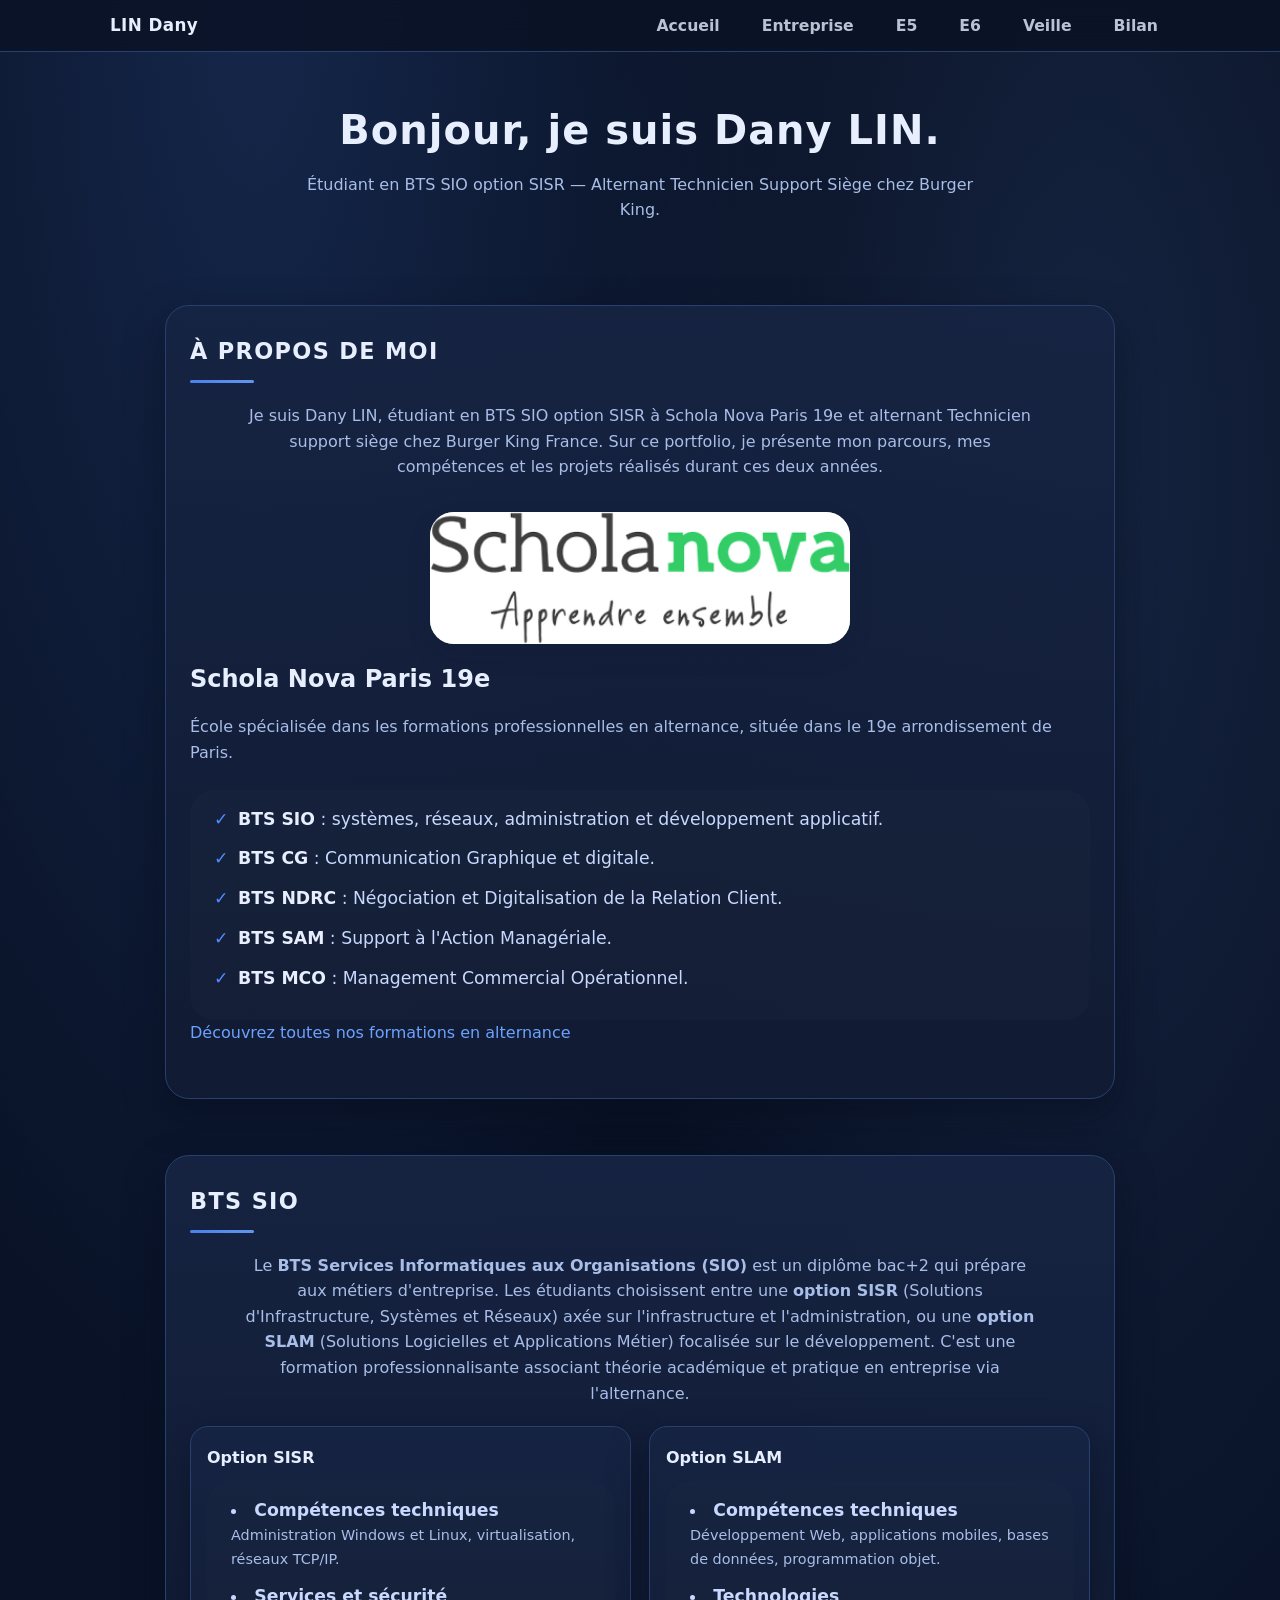
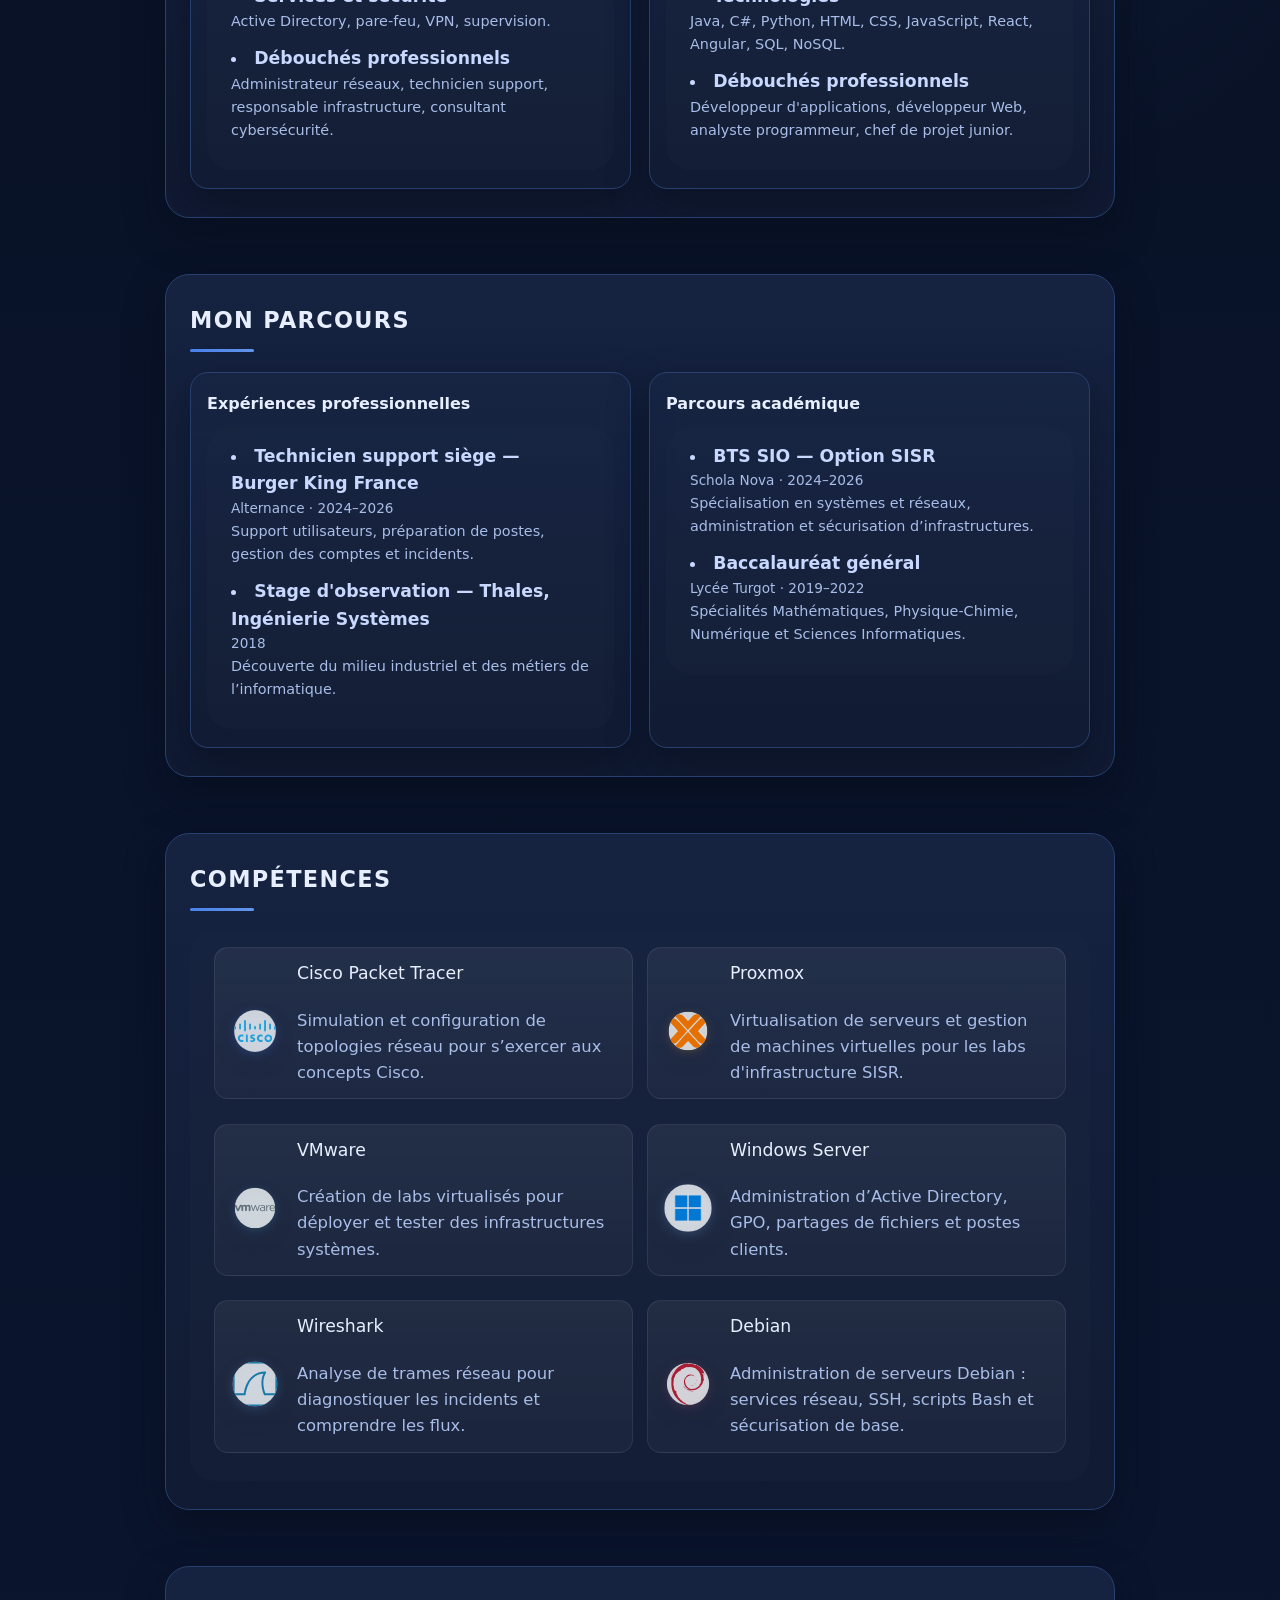
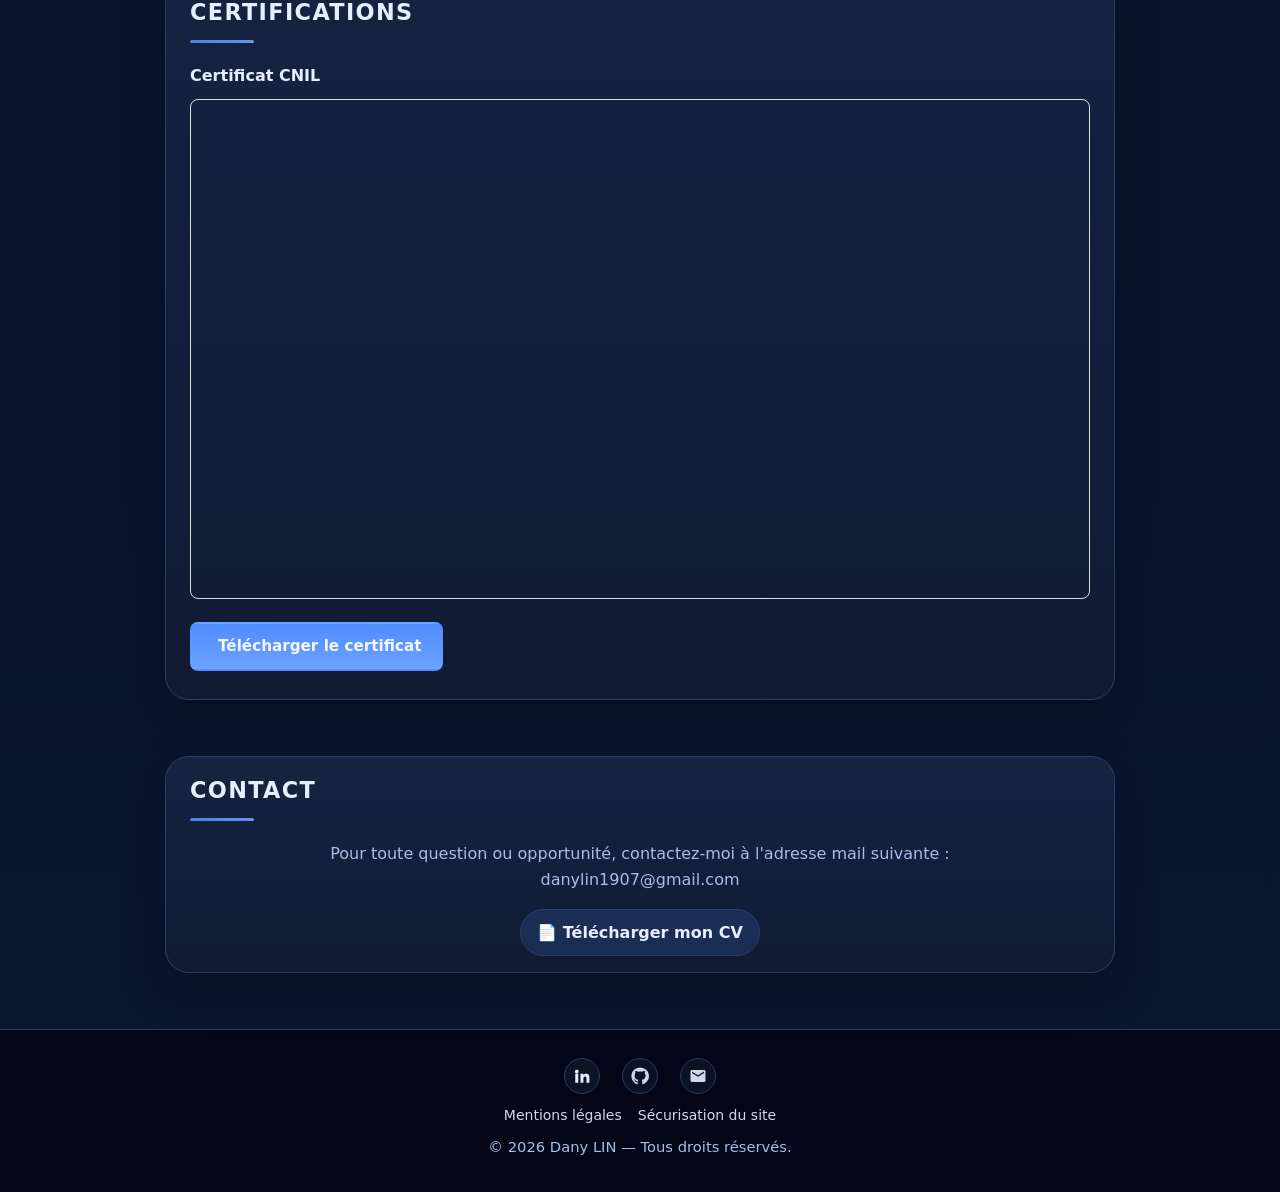
<file: index.html>
<!DOCTYPE html>
<html lang="fr">

<head>
    <meta charset="utf-8" />
    <meta name="viewport" content="width=device-width, initial-scale=1" />
    <title>LIN Dany | Portfolio BTS SIO SISR</title>
    <meta name="description"
        content="Portfolio de LIN Dany — BTS SIO SISR : systèmes, réseaux, projets et compétences." />
    <meta name="theme-color" content="#0a0a0a" />
    <link rel="preconnect" href="https://fonts.googleapis.com" />
    <link rel="preconnect" href="https://fonts.gstatic.com" crossorigin />
    <link href="https://fonts.googleapis.com/css2?family=Orbitron:wght@500;700;800&display=swap" rel="stylesheet" />
    <link rel="stylesheet" href="styles.css" />
</head>

<body class="page-accueil">
    <header class="site-header">
        <nav class="nav">
            <a href="#accueil" class="logo" aria-label="Accueil">LIN Dany</a>
            <button id="menuToggle" class="nav-toggle" aria-label="Ouvrir le menu">
                ☰
            </button>
            <ul class="nav-links">
                <li><a href="index.html">Accueil </a></li>
                <li><a href="entreprise.html">Entreprise</a></li>
                <li><a href="e5.html">E5</a></li>
                <li><a href="e6.html">E6</a></li>
                <li><a href="veille.html">Veille</a></li>
                <li><a href="bilan.html">Bilan</a></li>
            </ul>
        </nav>
        <div id="mobileMenu" class="mobile-menu hidden">
            <ul>
                <li><a href="index.html">Accueil </a></li>
                <li><a href="entreprise.html">Entreprise</a></li>
                <li><a href="e5.html">E5</a></li>
                <li><a href="e6.html">E6</a></li>
                <li><a href="veille.html">Veille</a></li>
                <li><a href="bilan.html">Bilan</a></li>
            </ul>
        </div>
    </header>
    <main id="accueil">
        <section class="hero">
            <h1 style="font-size:2.5rem;font-weight:700;letter-spacing:1px;margin-bottom:0.5em;">Bonjour, je suis Dany
                LIN.</h1>
            <p class="subtitle">
                Étudiant en BTS SIO option SISR — Alternant Technicien Support Siège
                chez Burger King.
            </p>
            <!-- Bouton CV déplacé dans la section Contact -->
        </section>

        <section id="apropos" class="section modern">
            <h2>À propos de moi</h2>
            <p class="aboutme-text">
                Je suis Dany LIN, étudiant en BTS SIO option SISR à Schola Nova Paris 19e et alternant Technicien support
                siège chez Burger King France. Sur ce portfolio, je présente mon parcours, mes compétences et les projets
                réalisés durant ces deux années.
            </p>
            <div class="school-card">
                <img src="assets/scholanova.png" alt="Logo Schola Nova" class="school-logo" />
                <div class="school-content">
                    <h3>Schola Nova Paris 19e</h3>
                    <p>École spécialisée dans les formations professionnelles en alternance, située dans le 19e arrondissement de Paris.</p>
                    <ul>
                        <li><strong>BTS SIO</strong> : systèmes, réseaux, administration et développement applicatif.</li>
                        <li><strong>BTS CG</strong> : Communication Graphique et digitale.</li>
                        <li><strong>BTS NDRC</strong> : Négociation et Digitalisation de la Relation Client.</li>
                        <li><strong>BTS SAM</strong> : Support à l'Action Managériale.</li>
                        <li><strong>BTS MCO</strong> : Management Commercial Opérationnel.</li>
                    </ul>
                    <p><a href="https://scholanova-group.org/nos-formations-en-alternance/" target="_blank" rel="noopener">Découvrez toutes nos formations en alternance</a></p>
                </div>
            </div>
        </section>

        <section id="bts" class="section modern">
            <h2>BTS SIO</h2>
            <p style="margin-bottom: 20px; text-align: center; max-width: 800px; margin-left: auto; margin-right: auto;">Le <strong>BTS Services Informatiques aux Organisations (SIO)</strong> est un diplôme bac+2 qui prépare aux métiers d'entreprise. Les étudiants choisissent entre une <strong>option SISR</strong> (Solutions d'Infrastructure, Systèmes et Réseaux) axée sur l'infrastructure et l'administration, ou une <strong>option SLAM</strong> (Solutions Logicielles et Applications Métier) focalisée sur le développement. C'est une formation professionnalisante associant théorie académique et pratique en entreprise via l'alternance.</p>
            <div class="resume-grid">
                <article class="resume-card">
                    <h3 class="resume-card__title">Option SISR</h3>
                    <ul class="resume-card__list">
                        <li>
                            <strong>Compétences techniques</strong>
                            <span class="resume-card__detail">Administration Windows et Linux, virtualisation,
                                réseaux TCP/IP.</span>
                        </li>
                        <li>
                            <strong>Services et sécurité</strong>
                            <span class="resume-card__detail">Active Directory, pare-feu, VPN, supervision.</span>
                        </li>
                        <li>
                            <strong>Débouchés professionnels</strong>
                            <span class="resume-card__detail">Administrateur réseaux, technicien support,
                                responsable infrastructure, consultant cybersécurité.</span>
                        </li>
                    </ul>
                </article>
                <article class="resume-card">
                    <h3 class="resume-card__title">Option SLAM</h3>
                    <ul class="resume-card__list">
                        <li>
                            <strong>Compétences techniques</strong>
                            <span class="resume-card__detail">Développement Web, applications mobiles, bases de
                                données, programmation objet.</span>
                        </li>
                        <li>
                            <strong>Technologies</strong>
                            <span class="resume-card__detail">Java, C#, Python, HTML, CSS, JavaScript, React,
                                Angular, SQL, NoSQL.</span>
                        </li>
                        <li>
                            <strong>Débouchés professionnels</strong>
                            <span class="resume-card__detail">Développeur d'applications, développeur Web,
                                analyste programmeur, chef de projet junior.</span>
                        </li>
                    </ul>
                </article>
            </div>
        </section>

        <section id="experiences" class="section modern">
            <h2>Mon parcours</h2>
            <div class="resume-grid resume-grid--timeline">
                <article class="resume-card">
                    <h3 class="resume-card__title">Expériences professionnelles</h3>
                    <ul class="resume-card__list">
                        <li>
                            <strong>Technicien support siège — Burger King France</strong>
                            <span class="resume-card__meta">Alternance · 2024–2026</span>
                            <span class="resume-card__detail">Support utilisateurs, préparation de postes, gestion des
                                comptes et incidents.</span>
                        </li>
                        <li>
                            <strong>Stage d'observation — Thales, Ingénierie Systèmes</strong>
                            <span class="resume-card__meta">2018</span>
                            <span class="resume-card__detail">Découverte du milieu industriel et des métiers de
                                l’informatique.</span>
                        </li>
                    </ul>
                </article>

                <article class="resume-card">
                    <h3 class="resume-card__title">Parcours académique</h3>
                    <ul class="resume-card__list">
                        <li>
                            <strong>BTS SIO — Option SISR</strong>
                            <span class="resume-card__meta">Schola Nova · 2024–2026</span>
                            <span class="resume-card__detail">Spécialisation en systèmes et réseaux, administration et
                                sécurisation d’infrastructures.</span>
                        </li>
                        <li>
                            <strong>Baccalauréat général</strong>
                            <span class="resume-card__meta">Lycée Turgot · 2019–2022</span>
                            <span class="resume-card__detail">Spécialités Mathématiques, Physique-Chimie, Numérique et
                                Sciences Informatiques.</span>
                        </li>
                    </ul>
                </article>
            </div>
        </section>

        <section id="competences" class="section modern">
            <h2>Compétences</h2>
            <div class="skills">
                <div class="skills__left">
                    <ul class="skills__list">
                        <li class="skill skill--cisco">
                            <div class="skill__media"><img src="assets/logos/cisco.svg"
                                    alt="Cisco Packet Tracer" onerror="this.style.display='none'" /></div>
                            <div class="skill__content">
                                <div class="skill__head">
                                    <span class="skill__name">Cisco Packet Tracer</span>
                                </div>
                                <p class="skill__desc">Simulation et configuration de topologies réseau pour s’exercer aux
                                    concepts Cisco.</p>
                            </div>
                        </li>
                        <li class="skill skill--proxmox">
                            <div class="skill__media"><img src="assets/logos/proxmox.svg" alt="Proxmox"
                                    onerror="this.style.display='none'" /></div>
                            <div class="skill__content">
                                <div class="skill__head">
                                    <span class="skill__name">Proxmox</span>
                                </div>
                                <p class="skill__desc">Virtualisation de serveurs et gestion de machines virtuelles pour
                                    les labs d'infrastructure SISR.</p>
                            </div>
                        </li>
                        <li class="skill skill--vmware">
                            <div class="skill__media"><img src="assets/logos/vmware.svg" alt="VMware"
                                    onerror="this.style.display='none'" /></div>
                            <div class="skill__content">
                                <div class="skill__head">
                                    <span class="skill__name">VMware</span>
                                </div>
                                <p class="skill__desc">Création de labs virtualisés pour déployer et tester des
                                    infrastructures systèmes.</p>
                            </div>
                        </li>
                        <li class="skill skill--windows">
                            <div class="skill__media"><img src="assets/Windows.png" alt="Windows Server"
                                    onerror="this.style.display='none'" /></div>
                            <div class="skill__content">
                                <div class="skill__head">
                                    <span class="skill__name">Windows Server</span>
                                </div>
                                <p class="skill__desc">Administration d’Active Directory, GPO, partages de fichiers et
                                    postes clients.</p>
                            </div>
                        </li>
                        <li class="skill skill--wireshark">
                            <div class="skill__media"><img src="assets/logos/wireshark.svg" alt="Wireshark"
                                    onerror="this.style.display='none'" /></div>
                            <div class="skill__content">
                                <div class="skill__head">
                                    <span class="skill__name">Wireshark</span>
                                </div>
                                <p class="skill__desc">Analyse de trames réseau pour diagnostiquer les incidents et
                                    comprendre les flux.</p>
                            </div>
                        </li>
                        <li class="skill skill--debian">
                            <div class="skill__media"><img src="assets/logos/debian.svg" alt="Debian"
                                    onerror="this.style.display='none'" /></div>
                            <div class="skill__content">
                                <div class="skill__head">
                                    <span class="skill__name">Debian</span>
                                </div>
                                <p class="skill__desc">Administration de serveurs Debian : services réseau, SSH, scripts
                                    Bash et sécurisation de base.</p>
                            </div>
                        </li>
                    </ul>
                </div>
            </div>
        </section>

        <section id="certifications" class="section modern">
            <h2>Certifications</h2>
            <div class="certifications-container">
                <article class="certification-card">
                    <div class="certification-icon"><i class="fas fa-certificate"></i></div>
                    <h3>Certificat CNIL</h3>
                    <div class="certification-viewer">
                        <iframe src="Certificat/CNIL.pdf#toolbar=1&navpanes=0" title="Certificat CNIL" style="width: 100%; height: 500px; border: 1px solid #ddd; border-radius: 8px;"></iframe>
                    </div>
                    <a class="btn-projet" href="Certificat/CNIL.pdf" target="_blank" rel="noopener" style="margin-top: 16px; display: inline-block;">
                        <i class="fas fa-download"></i> Télécharger le certificat
                    </a>
                </article>
            </div>
        </section>

        <section id="contact" class="section modern">
            <h2>Contact</h2>
            <p class="aboutme-text">
                Pour toute question ou opportunité, contactez-moi à l'adresse mail suivante : danylin1907@gmail.com 
            </p>
            <div class="cta" style="margin-top: 16px;">
                <a class="button" href="assets/CV-LIN,DANY.pdf" target="_blank" rel="noopener">📄 Télécharger mon CV</a>
            </div>
        </section>
    </main>
    <footer class="footer">
        <div class="footer-social">

            <a href="https://www.linkedin.com/in/dany-lin-6096812bb/?originalSubdomain=fr" target="_blank"
                rel="noopener" aria-label="LinkedIn"><svg viewBox="0 0 24 24" aria-hidden="true">
                    <path
                        d="M4.98 3.5A2.5 2.5 0 1 1 5 8.5 2.5 2.5 0 0 1 4.98 3.5ZM3 9h4v12H3zm7 0h3.8v1.7h.1c.5-.9 1.7-1.8 3.5-1.8 3.8 0 4.5 2.5 4.5 5.7V21H18v-5.4c0-1.3 0-3-1.9-3s-2.2 1.4-2.2 2.9V21H10Z" />
                </svg></a>
        </div>
        <div class="footer-links">
            <a href="mentions-legales.html">Mentions légales</a>
            <a href="securite.html">Sécurisation du site</a>
        </div>
        <p class="footer-meta">© <span id="year"></span> Dany LIN — Tous droits réservés.</p>
    </footer>
    <script src="script.js"></script>
</body>

</html>
</file>
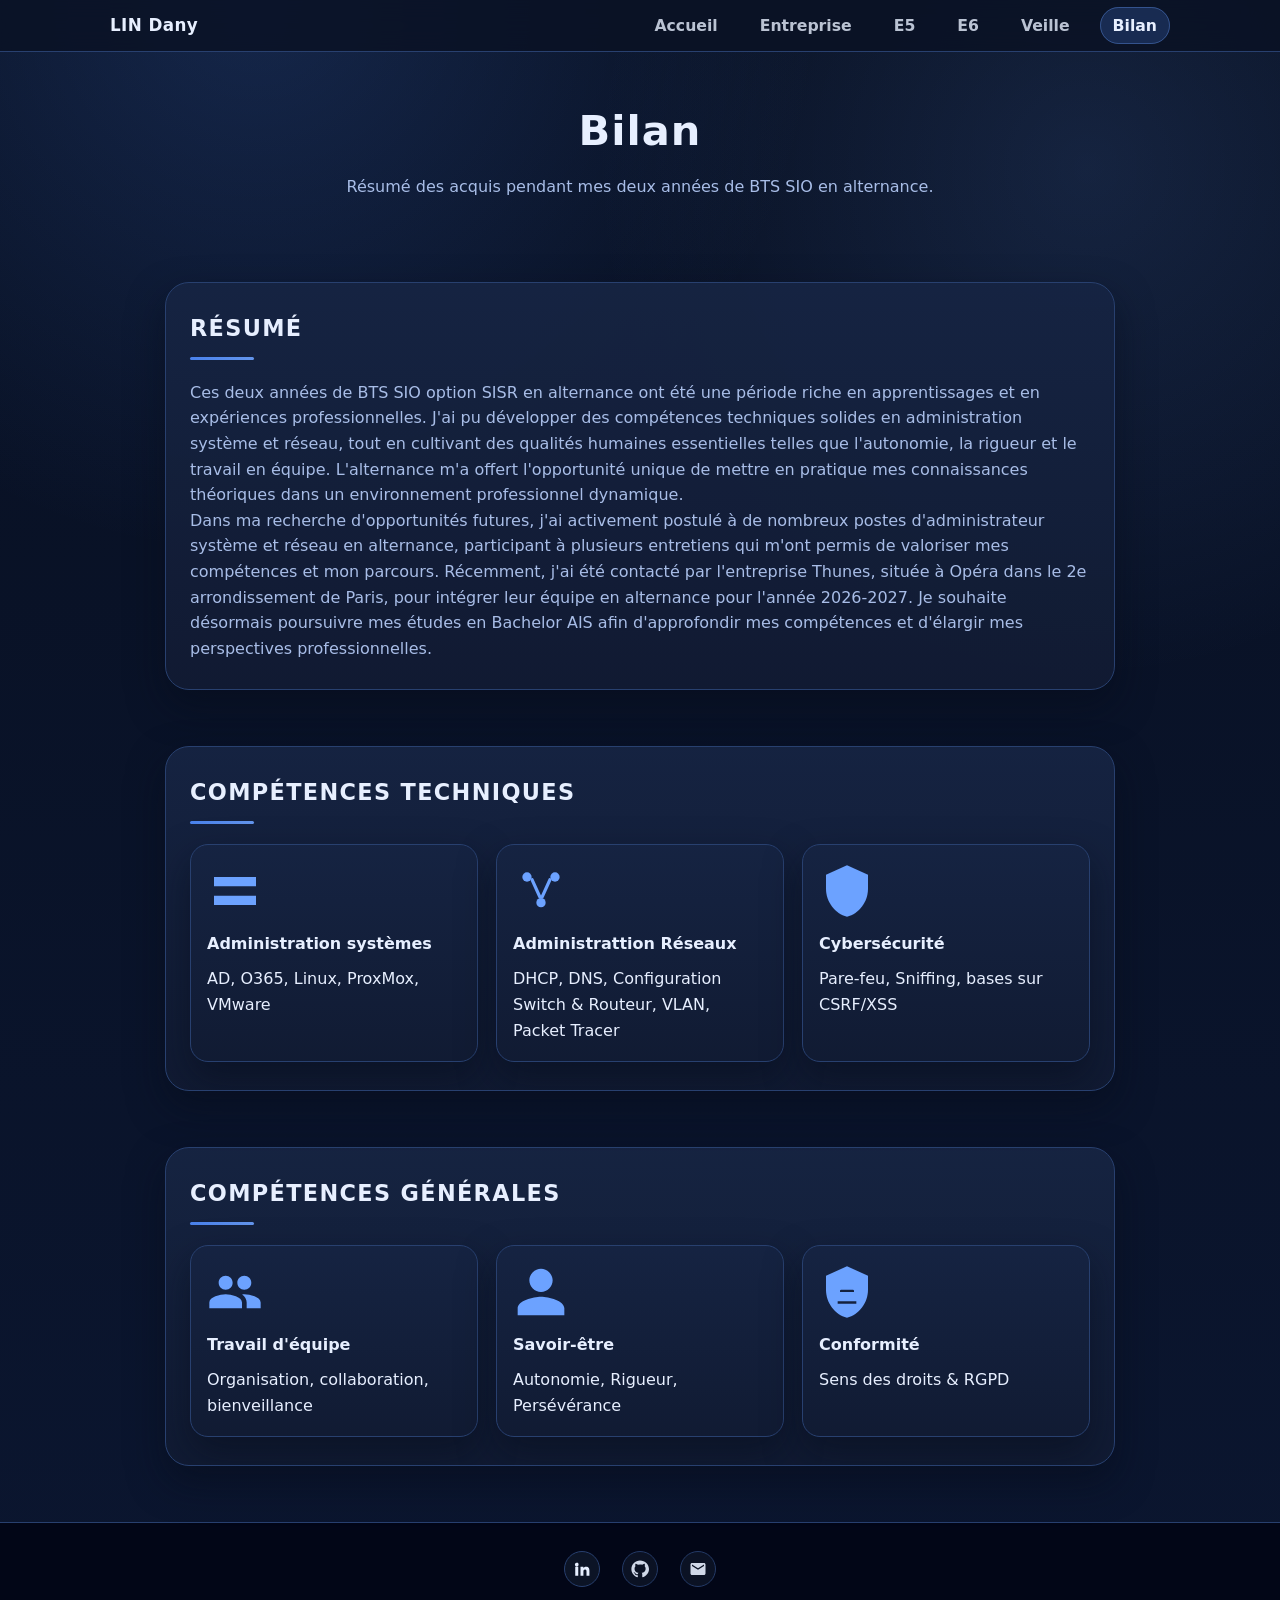
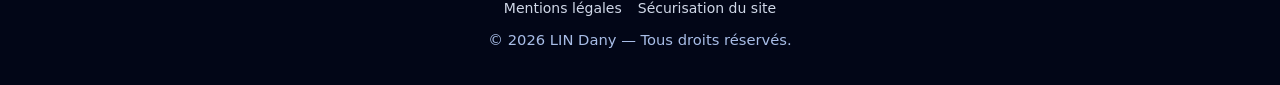
<file: bilan.html>
<!doctype html>
<html lang="fr">

<head>
    <meta charset="utf-8" />
    <meta name="viewport" content="width=device-width, initial-scale=1" />
    <title>Bilan | LIN Dany — Portfolio</title>
    <meta name="theme-color" content="#0a0a0a" />
    <link rel="stylesheet" href="styles.css" />
</head>

<body class="page-bilan">
    <header class="site-header">
        <nav class="nav">
            <a href="index.html" class="logo" aria-label="Accueil">LIN Dany</a>
            <button id="menuToggle" class="nav-toggle" aria-label="Ouvrir le menu">☰</button>
            <ul class="nav-links">
                <li><a href="index.html">Accueil </a></li>
                <li><a href="entreprise.html">Entreprise</a></li>
                <li><a href="e5.html">E5</a></li>
                <li><a href="e6.html">E6</a></li>
                <li><a href="veille.html">Veille</a></li>
                <li><a href="bilan.html" class="active">Bilan</a></li>
            </ul>
        </nav>
        <div id="mobileMenu" class="mobile-menu hidden">
            <ul>
                <li><a href="index.html">Accueil </a></li>
                <li><a href="entreprise.html">Entreprise</a></li>
                <li><a href="e5.html">E5</a></li>
                <li><a href="e6.html">E6</a></li>
                <li><a href="veille.html">Veille</a></li>
                <li><a href="bilan.html">Bilan</a></li>
            </ul>
        </div>
    </header>
    <main id="accueil">
        <section class="hero">
            <h1 style="font-size:2.6rem;font-weight:700;letter-spacing:1px;margin-bottom:0.5em;">Bilan</h1>
            <p class="subtitle">Résumé des acquis pendant mes deux années de BTS SIO en alternance.</p>
        </section>

        <section class="section modern">
            <h2>Résumé</h2>
            <p>Ces deux années de BTS SIO option SISR en alternance ont été une période riche en apprentissages et en expériences professionnelles. J'ai pu développer des compétences techniques solides en administration système et réseau, tout en cultivant des qualités humaines essentielles telles que l'autonomie, la rigueur et le travail en équipe. L'alternance m'a offert l'opportunité unique de mettre en pratique mes connaissances théoriques dans un environnement professionnel dynamique.</p>
            <p>Dans ma recherche d'opportunités futures, j'ai activement postulé à de nombreux postes d'administrateur système et réseau en alternance, participant à plusieurs entretiens qui m'ont permis de valoriser mes compétences et mon parcours. Récemment, j'ai été contacté par l'entreprise Thunes, située à Opéra dans le 2e arrondissement de Paris, pour intégrer leur équipe en alternance pour l'année 2026-2027. Je souhaite désormais poursuivre mes études en Bachelor AIS afin d'approfondir mes compétences et d'élargir mes perspectives professionnelles.</p>
        </section>

        <section class="section modern">
            <h2>Compétences techniques</h2>
            <div class="tiles tiles--skills">
                <div class="tile">
                    <div class="cert-icon">
                        <svg viewBox="0 0 24 24" aria-hidden="true"><path fill="currentColor" d="M3 6h18v4H3zM3 14h18v4H3zM6 8a1 1 0 1 1 0-2 1 1 0 0 1 0 2zM6 16a1 1 0 1 1 0-2 1 1 0 0 1 0 2z"/></svg>
                    </div>
                    <h3 class="tile__title">Administration systèmes</h3>
                    <div class="tile__detail">AD, O365, Linux, ProxMox, VMware</div>
                </div>

                <div class="tile">
                    <div class="cert-icon">
                        <svg viewBox="0 0 24 24" aria-hidden="true"><g fill="currentColor"><circle cx="6" cy="6" r="2"/><circle cx="18" cy="6" r="2"/><circle cx="12" cy="17" r="2"/></g><path d="M8.2 7.2L11.5 14.5M12.5 14.5L15.8 7.2" stroke="currentColor" stroke-width="1.4" stroke-linecap="round" stroke-linejoin="round" fill="none"/></svg>
                    </div>
                    <h3 class="tile__title">Administrattion Réseaux</h3>
                    <div class="tile__detail">DHCP, DNS, Configuration Switch &amp; Routeur, VLAN, Packet Tracer</div>
                </div>

                <div class="tile">
                    <div class="cert-icon">
                        <!-- shield SVG -->
                        <svg viewBox="0 0 24 24" aria-hidden="true"><path fill="currentColor" d="M12 1L3 5v6c0 5.55 3.84 10.74 9 12 5.16-1.26 9-6.45 9-12V5l-9-4z"/></svg>
                    </div>
                    <h3 class="tile__title">Cybersécurité</h3>
                    <div class="tile__detail">Pare-feu, Sniffing, bases sur CSRF/XSS</div>
                </div>
            </div>
        </section>

        <section class="section modern">
            <h2>Compétences générales</h2>
            <div class="tiles tiles--skills">
                <div class="tile">
                    <div class="cert-icon">
                        <!-- teamwork SVG -->
                        <svg viewBox="0 0 24 24" aria-hidden="true"><path fill="currentColor" d="M16 11c1.66 0 2.99-1.34 2.99-3S17.66 5 16 5s-3 1.34-3 3 1.34 3 3 3zM8 11c1.66 0 2.99-1.34 2.99-3S9.66 5 8 5 5 6.34 5 8s1.34 3 3 3zm0 2c-2.33 0-7 1.17-7 3.5V19h14v-2.5C15 14.17 10.33 13 8 13zM16 13c-.29 0-.62.02-.97.05 1.16.84 1.97 2.03 1.97 3.45V19h6v-2.5C23 14.17 18.33 13 16 13z"/></svg>
                    </div>
                    <h3 class="tile__title">Travail d'équipe</h3>
                    <div class="tile__detail">Organisation, collaboration, bienveillance</div>
                </div>

                <div class="tile">
                    <div class="cert-icon">
                        <!-- person SVG -->
                        <svg viewBox="0 0 24 24" aria-hidden="true"><path fill="currentColor" d="M12 12c2.7 0 5-2.3 5-5s-2.3-5-5-5-5 2.3-5 5 2.3 5 5 5zm0 2c-3.3 0-10 1.7-10 5v3h20v-3c0-3.3-6.7-5-10-5z"/></svg>
                    </div>
                    <h3 class="tile__title">Savoir-être</h3>
                    <div class="tile__detail">Autonomie, Rigueur, Persévérance</div>
                </div>

                <div class="tile">
                    <div class="cert-icon">
                        <svg viewBox="0 0 24 24" aria-hidden="true"><path fill="currentColor" d="M12 1L3 5v6c0 5.55 3.84 10.74 9 12 5.16-1.26 9-6.45 9-12V5l-9-4zM9.5 11h5a.5.5 0 0 1 .5.5v.5H9v-.5a.5.5 0 0 1 .5-.5zM8 16h8v1H8z"/></svg>
                    </div>
                    <h3 class="tile__title">Conformité</h3>
                    <div class="tile__detail">Sens des droits &amp; RGPD</div>
                </div>
            </div>
        </section>
    

    </main>
    <footer class="footer">
        <div class="footer-social">

            <a href="https://www.linkedin.com/in/dany-lin-6096812bb/?originalSubdomain=fr" target="_blank"
                rel="noopener" aria-label="LinkedIn"><svg viewBox="0 0 24 24" aria-hidden="true">
                    <path
                        d="M4.98 3.5A2.5 2.5 0 1 1 5 8.5 2.5 2.5 0 0 1 4.98 3.5ZM3 9h4v12H3zm7 0h3.8v1.7h.1c.5-.9 1.7-1.8 3.5-1.8 3.8 0 4.5 2.5 4.5 5.7V21H18v-5.4c0-1.3 0-3-1.9-3s-2.2 1.4-2.2 2.9V21H10Z" />
                </svg></a>
        </div>
        <div class="footer-links">
            <a href="mentions-legales.html">Mentions légales</a>
            <a href="securite.html">Sécurisation du site</a>
        </div>
        <p class="footer-meta">© <span id="year"></span> LIN Dany — Tous droits réservés.</p>
    </footer>
    <script src="script.js"></script>
</body>

</html>
</file>
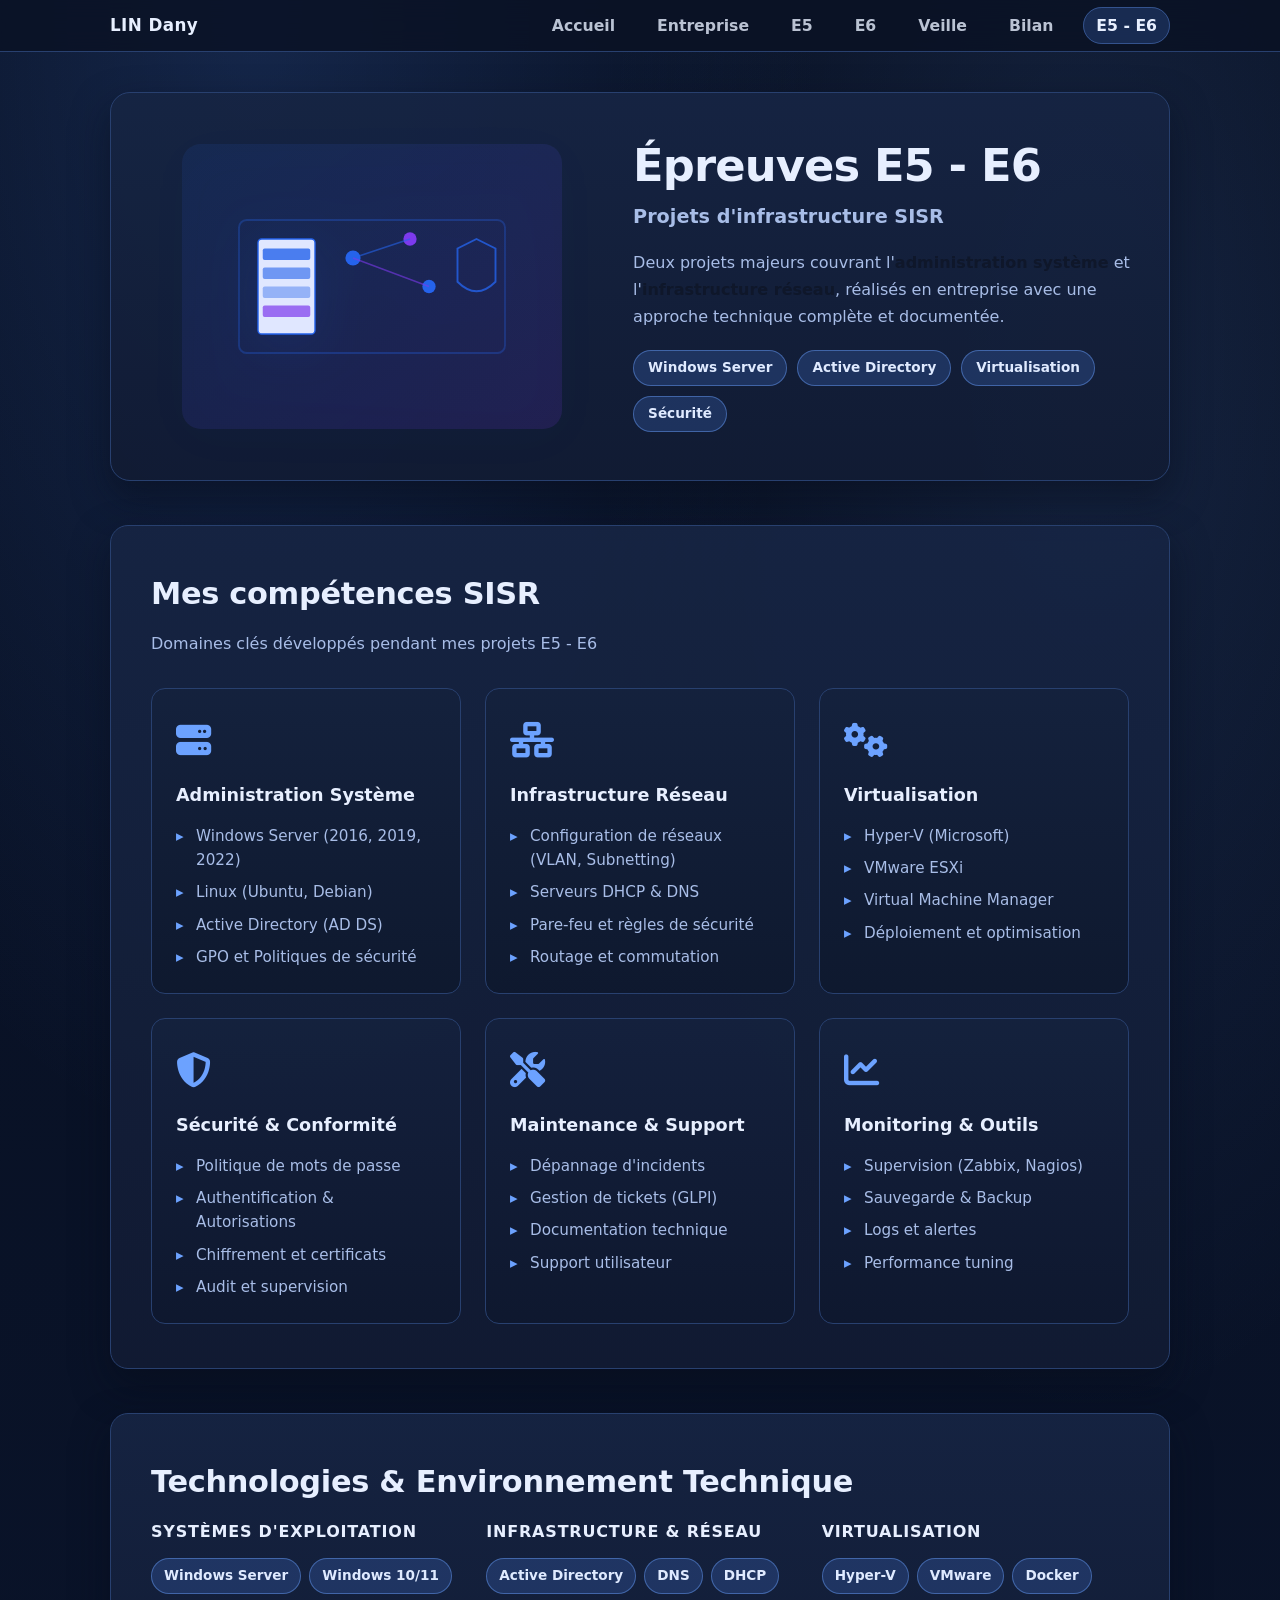
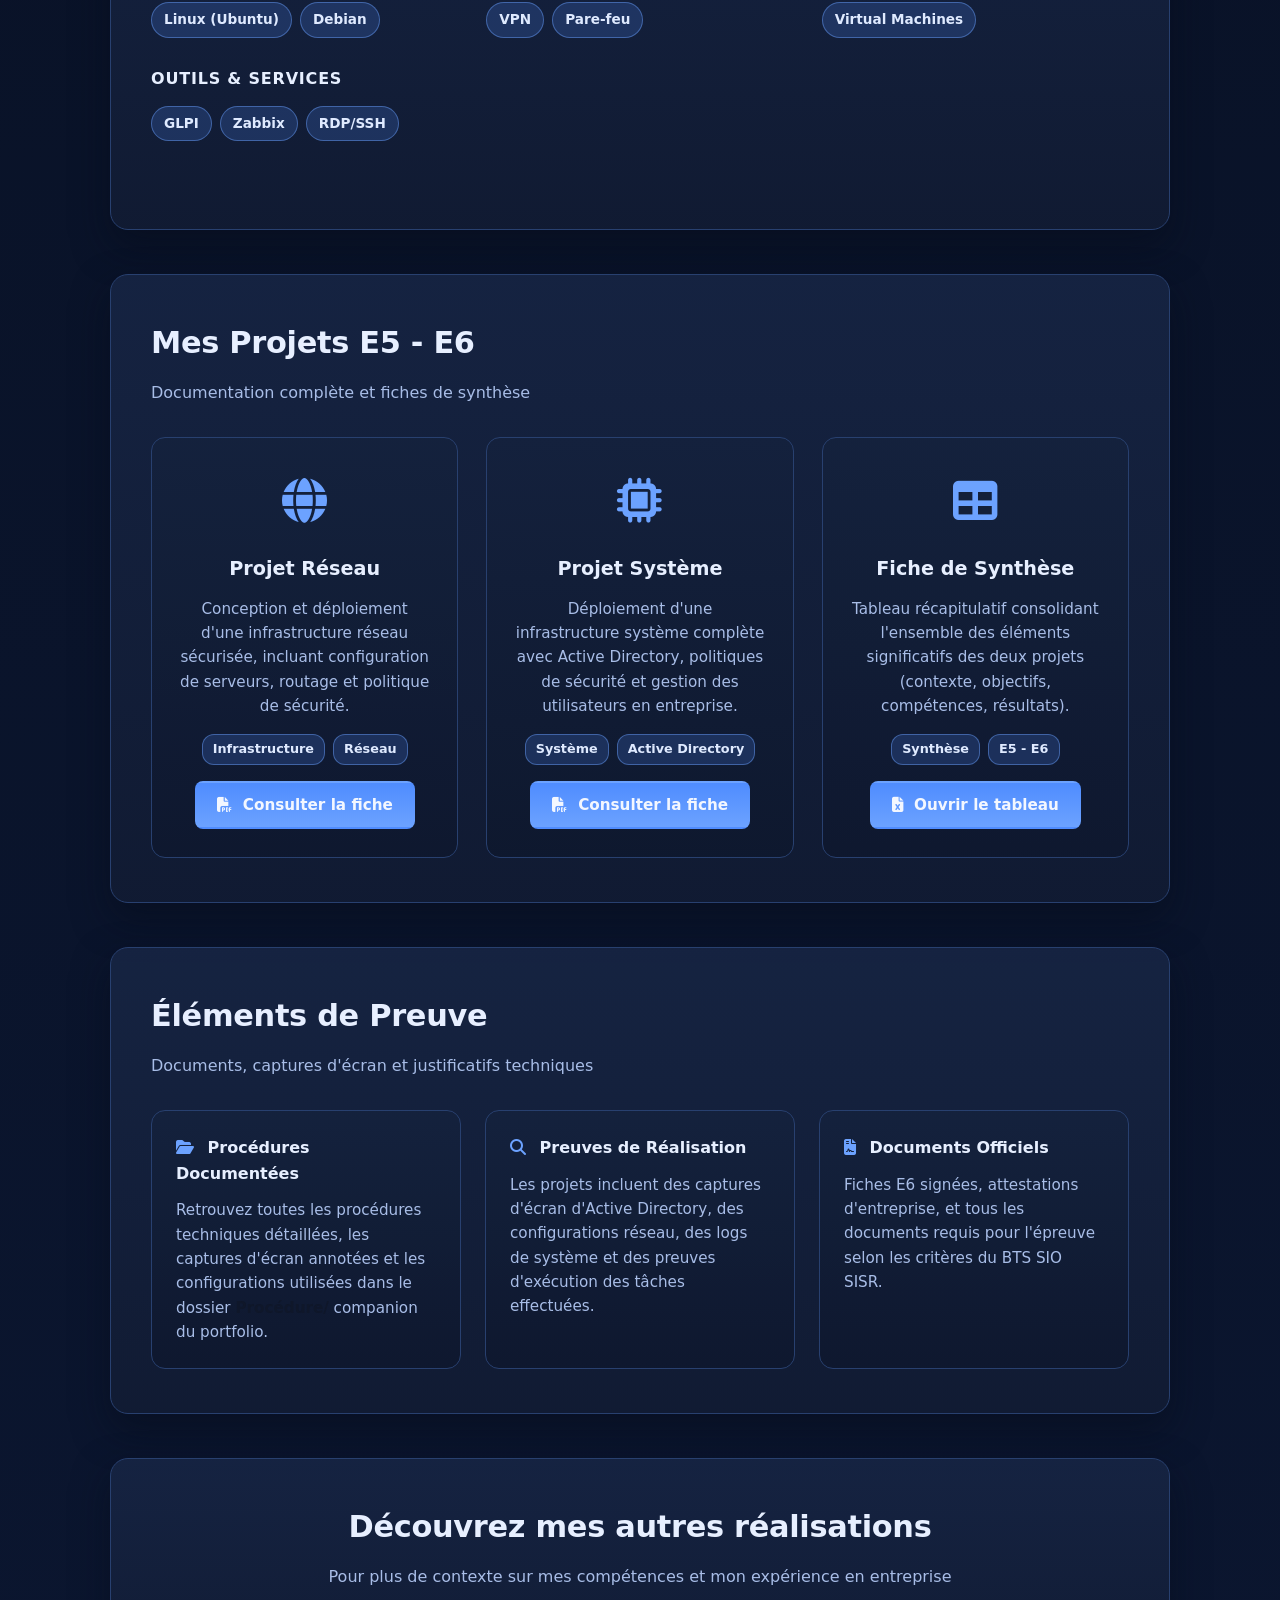
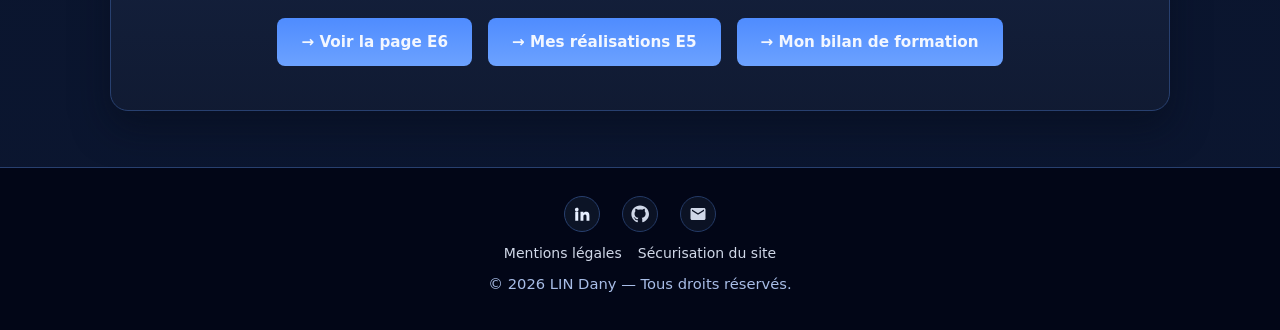
<file: e5-e6.html>
<!doctype html>
<html lang="fr">

<head>
    <meta charset="utf-8" />
    <meta name="viewport" content="width=device-width, initial-scale=1" />
    <title>E5 - E6 | LIN Dany — Portfolio SISR</title>
    <meta name="description" content="Projets E5-E6 BTS SIO SISR: Infrastructure système et réseau, compétences, technologies et documentation." />
    <meta name="keywords" content="E5, E6, BTS SIO, SISR, Administration Système, Réseau, Infrastructure, Active Directory" />
    <meta name="theme-color" content="#2563eb" />
    <link rel="stylesheet" href="https://cdnjs.cloudflare.com/ajax/libs/font-awesome/6.4.0/css/all.min.css" />
    <link rel="stylesheet" href="styles.css" />
</head>

<body class="page-e6">
    <header class="site-header">
        <nav class="nav">
            <a href="index.html" class="logo" aria-label="Accueil">LIN Dany</a>
            <button id="menuToggle" class="nav-toggle" aria-label="Ouvrir le menu">☰</button>
            <ul class="nav-links">
                <li><a href="index.html">Accueil</a></li>
                <li><a href="entreprise.html">Entreprise</a></li>
                <li><a href="e5.html">E5</a></li>
                <li><a href="e6.html">E6</a></li>
                <li><a href="veille.html">Veille</a></li>
                <li><a href="bilan.html">Bilan</a></li>
                <li><a href="e5-e6.html" class="active">E5 - E6</a></li>
            </ul>
        </nav>
        <div id="mobileMenu" class="mobile-menu hidden">
            <ul>
                <li><a href="index.html">Accueil</a></li>
                <li><a href="entreprise.html">Entreprise</a></li>
                <li><a href="e5.html">E5</a></li>
                <li><a href="e6.html">E6</a></li>
                <li><a href="veille.html">Veille</a></li>
                <li><a href="bilan.html">Bilan</a></li>
                <li><a href="e5-e6.html">E5 - E6</a></li>
            </ul>
        </div>
    </header>

    <main>
        <!-- Hero Section -->
        <section class="e6-hero">
            <div class="e6-hero__content">
                <div class="e6-hero__visual">
                    <svg viewBox="0 0 400 300" xmlns="http://www.w3.org/2000/svg" aria-hidden="true">
                        <defs>
                            <linearGradient id="grad1" x1="0%" y1="0%" x2="100%" y2="100%">
                                <stop offset="0%" style="stop-color:#2563eb;stop-opacity:0.1" />
                                <stop offset="100%" style="stop-color:#7c3aed;stop-opacity:0.15" />
                            </linearGradient>
                        </defs>
                        <rect width="400" height="300" fill="url(#grad1)" rx="20"/>
                        <rect x="60" y="80" width="280" height="140" fill="none" stroke="#2563eb" stroke-width="2" rx="8" opacity="0.3"/>
                        <rect x="80" y="100" width="60" height="100" fill="#e0e7ff" stroke="#2563eb" stroke-width="1.5" rx="4"/>
                        <rect x="85" y="110" width="50" height="12" fill="#2563eb" opacity="0.8" rx="2"/>
                        <rect x="85" y="130" width="50" height="12" fill="#2563eb" opacity="0.6" rx="2"/>
                        <rect x="85" y="150" width="50" height="12" fill="#2563eb" opacity="0.4" rx="2"/>
                        <rect x="85" y="170" width="50" height="12" fill="#7c3aed" opacity="0.7" rx="2"/>
                        <circle cx="180" cy="120" r="8" fill="#2563eb"/>
                        <circle cx="240" cy="100" r="7" fill="#7c3aed"/>
                        <circle cx="260" cy="150" r="7" fill="#2563eb"/>
                        <line x1="180" y1="120" x2="240" y2="100" stroke="#2563eb" stroke-width="1.5" opacity="0.6"/>
                        <line x1="180" y1="120" x2="260" y2="150" stroke="#7c3aed" stroke-width="1.5" opacity="0.6"/>
                        <path d="M 310 100 L 330 110 L 330 145 Q 320 155 310 155 Q 300 155 290 145 L 290 110 Z" fill="none" stroke="#2563eb" stroke-width="2" opacity="0.8"/>
                    </svg>
                </div>
                <div class="e6-hero__text">
                    <h1>Épreuves E5 - E6</h1>
                    <p class="e6-hero__subtitle">Projets d'infrastructure SISR</p>
                    <p class="e6-hero__description">
                        Deux projets majeurs couvrant l'<strong>administration système</strong> et l'<strong>infrastructure réseau</strong>, 
                        réalisés en entreprise avec une approche technique complète et documentée.
                    </p>
                    <div class="e6-hero__tags">
                        <span class="tag">Windows Server</span>
                        <span class="tag">Active Directory</span>
                        <span class="tag">Virtualisation</span>
                        <span class="tag">Sécurité</span>
                    </div>
                </div>
            </div>
        </section>

        <!-- Compétences SISR -->
        <section class="e6-section e6-competences">
            <div class="e6-section__container">
                <h2>Mes compétences SISR</h2>
                <p class="e6-section__subtitle">Domaines clés développés pendant mes projets E5 - E6</p>
                <div class="competence-grid">
                    <article class="competence-card">
                        <div class="competence-icon"><i class="fas fa-server"></i></div>
                        <h3>Administration Système</h3>
                        <ul>
                            <li>Windows Server (2016, 2019, 2022)</li>
                            <li>Linux (Ubuntu, Debian)</li>
                            <li>Active Directory (AD DS)</li>
                            <li>GPO et Politiques de sécurité</li>
                        </ul>
                    </article>

                    <article class="competence-card">
                        <div class="competence-icon"><i class="fas fa-network-wired"></i></div>
                        <h3>Infrastructure Réseau</h3>
                        <ul>
                            <li>Configuration de réseaux (VLAN, Subnetting)</li>
                            <li>Serveurs DHCP & DNS</li>
                            <li>Pare-feu et règles de sécurité</li>
                            <li>Routage et commutation</li>
                        </ul>
                    </article>

                    <article class="competence-card">
                        <div class="competence-icon"><i class="fas fa-cogs"></i></div>
                        <h3>Virtualisation</h3>
                        <ul>
                            <li>Hyper-V (Microsoft)</li>
                            <li>VMware ESXi</li>
                            <li>Virtual Machine Manager</li>
                            <li>Déploiement et optimisation</li>
                        </ul>
                    </article>

                    <article class="competence-card">
                        <div class="competence-icon"><i class="fas fa-shield-alt"></i></div>
                        <h3>Sécurité & Conformité</h3>
                        <ul>
                            <li>Politique de mots de passe</li>
                            <li>Authentification & Autorisations</li>
                            <li>Chiffrement et certificats</li>
                            <li>Audit et supervision</li>
                        </ul>
                    </article>

                    <article class="competence-card">
                        <div class="competence-icon"><i class="fas fa-tools"></i></div>
                        <h3>Maintenance & Support</h3>
                        <ul>
                            <li>Dépannage d'incidents</li>
                            <li>Gestion de tickets (GLPI)</li>
                            <li>Documentation technique</li>
                            <li>Support utilisateur</li>
                        </ul>
                    </article>

                    <article class="competence-card">
                        <div class="competence-icon"><i class="fas fa-chart-line"></i></div>
                        <h3>Monitoring & Outils</h3>
                        <ul>
                            <li>Supervision (Zabbix, Nagios)</li>
                            <li>Sauvegarde & Backup</li>
                            <li>Logs et alertes</li>
                            <li>Performance tuning</li>
                        </ul>
                    </article>
                </div>
            </div>
        </section>

        <!-- Technologies & Environnements -->
        <section class="e6-section e6-technologies">
            <div class="e6-section__container">
                <h2>Technologies & Environnement Technique</h2>
                <div class="tech-grid">
                    <div class="tech-category">
                        <h3>Systèmes d'exploitation</h3>
                        <div class="tech-list">
                            <span class="tech-badge">Windows Server</span>
                            <span class="tech-badge">Windows 10/11</span>
                            <span class="tech-badge">Linux (Ubuntu)</span>
                            <span class="tech-badge">Debian</span>
                        </div>
                    </div>

                    <div class="tech-category">
                        <h3>Infrastructure & Réseau</h3>
                        <div class="tech-list">
                            <span class="tech-badge">Active Directory</span>
                            <span class="tech-badge">DNS</span>
                            <span class="tech-badge">DHCP</span>
                            <span class="tech-badge">VPN</span>
                            <span class="tech-badge">Pare-feu</span>
                        </div>
                    </div>

                    <div class="tech-category">
                        <h3>Virtualisation</h3>
                        <div class="tech-list">
                            <span class="tech-badge">Hyper-V</span>
                            <span class="tech-badge">VMware</span>
                            <span class="tech-badge">Docker</span>
                            <span class="tech-badge">Virtual Machines</span>
                        </div>
                    </div>

                    <div class="tech-category">
                        <h3>Outils & Services</h3>
                        <div class="tech-list">
                            <span class="tech-badge">GLPI</span>
                            <span class="tech-badge">Zabbix</span>
                            <span class="tech-badge">RDP/SSH</span>
                            <span class="tech-badge">PowerShell</span>
                        </div>
                    </div>
                </div>
            </div>
        </section>

        <!-- Projets E5 - E6 -->
        <section class="e6-section e6-projets">
            <div class="e6-section__container">
                <h2>Mes Projets E5 - E6</h2>
                <p class="e6-section__subtitle">Documentation complète et fiches de synthèse</p>
                <div class="projets-grid">
                    <article class="projet-card">
                        <div class="projet-card__icon"><i class="fas fa-globe"></i></div>
                        <h3>Projet Réseau</h3>
                        <p>Conception et déploiement d'une infrastructure réseau sécurisée, incluant configuration de serveurs, routage et politique de sécurité.</p>
                        <div class="projet-card__meta">
                            <span class="meta-tag">Infrastructure</span>
                            <span class="meta-tag">Réseau</span>
                        </div>
                        <a class="btn-projet" href="Projet/Fiches projet SISR (E6) - Réseau.pdf" target="_blank" rel="noopener">
                            <i class="fas fa-file-pdf"></i> Consulter la fiche
                        </a>
                    </article>

                    <article class="projet-card">
                        <div class="projet-card__icon"><i class="fas fa-microchip"></i></div>
                        <h3>Projet Système</h3>
                        <p>Déploiement d'une infrastructure système complète avec Active Directory, politiques de sécurité et gestion des utilisateurs en entreprise.</p>
                        <div class="projet-card__meta">
                            <span class="meta-tag">Système</span>
                            <span class="meta-tag">Active Directory</span>
                        </div>
                        <a class="btn-projet" href="Projet/Fiches projet SISR (E6) - Système.pdf" target="_blank" rel="noopener">
                            <i class="fas fa-file-pdf"></i> Consulter la fiche
                        </a>
                    </article>

                    <article class="projet-card">
                        <div class="projet-card__icon"><i class="fas fa-table"></i></div>
                        <h3>Fiche de Synthèse</h3>
                        <p>Tableau récapitulatif consolidant l'ensemble des éléments significatifs des deux projets (contexte, objectifs, compétences, résultats).</p>
                        <div class="projet-card__meta">
                            <span class="meta-tag">Synthèse</span>
                            <span class="meta-tag">E5 - E6</span>
                        </div>
                        <a class="btn-projet" href="Projet/8 - ANNEXE VI.1 - EPREUVE E5 TABLEAU DE SYNTHESE - BTS SIO 2026.xlsx" target="_blank" rel="noopener">
                            <i class="fas fa-file-excel"></i> Ouvrir le tableau
                        </a>
                    </article>
                </div>
            </div>
        </section>

        <!-- Preuves et Éléments de Preuve -->
        <section class="e6-section e6-preuves">
            <div class="e6-section__container">
                <h2>Éléments de Preuve</h2>
                <p class="e6-section__subtitle">Documents, captures d'écran et justificatifs techniques</p>
                <div class="preuves-info">
                    <div class="preuve-box">
                        <h3><i class="fas fa-folder-open"></i> Procédures Documentées</h3>
                        <p>Retrouvez toutes les procédures techniques détaillées, les captures d'écran annotées et les configurations utilisées dans le dossier <strong>Procédure/</strong> companion du portfolio.</p>
                    </div>
                    <div class="preuve-box">
                        <h3><i class="fas fa-search"></i> Preuves de Réalisation</h3>
                        <p>Les projets incluent des captures d'écran d'Active Directory, des configurations réseau, des logs de système et des preuves d'exécution des tâches effectuées.</p>
                    </div>
                    <div class="preuve-box">
                        <h3><i class="fas fa-file-contract"></i> Documents Officiels</h3>
                        <p>Fiches E6 signées, attestations d'entreprise, et tous les documents requis pour l'épreuve selon les critères du BTS SIO SISR.</p>
                    </div>
                </div>
            </div>
        </section>

        <!-- CTA Section -->
        <section class="e6-section e6-cta">
            <div class="e6-section__container">
                <h2>Découvrez mes autres réalisations</h2>
                <p>Pour plus de contexte sur mes compétences et mon expérience en entreprise</p>
                <div class="nav-autres">
                    <a href="e6.html" class="btn-link">→ Voir la page E6</a>
                    <a href="e5.html" class="btn-link">→ Mes réalisations E5</a>
                    <a href="bilan.html" class="btn-link">→ Mon bilan de formation</a>
                </div>
            </div>
        </section>
    </main>

    <footer class="footer">
        <div class="footer-social">
            <a href="https://www.linkedin.com/in/dany-lin-6096812bb/?originalSubdomain=fr" target="_blank" rel="noopener" aria-label="LinkedIn">
                <svg viewBox="0 0 24 24" aria-hidden="true">
                    <path d="M4.98 3.5A2.5 2.5 0 1 1 5 8.5 2.5 2.5 0 0 1 4.98 3.5ZM3 9h4v12H3zm7 0h3.8v1.7h.1c.5-.9 1.7-1.8 3.5-1.8 3.8 0 4.5 2.5 4.5 5.7V21H18v-5.4c0-1.3 0-3-1.9-3s-2.2 1.4-2.2 2.9V21H10Z" />
                </svg>
            </a>
        </div>
        <div class="footer-links">
            <a href="mentions-legales.html">Mentions légales</a>
            <a href="securite.html">Sécurisation du site</a>
        </div>
        <p class="footer-meta">© <span id="year"></span> LIN Dany — Tous droits réservés.</p>
    </footer>

    <script src="script.js"></script>
</body>

</html>
</file>
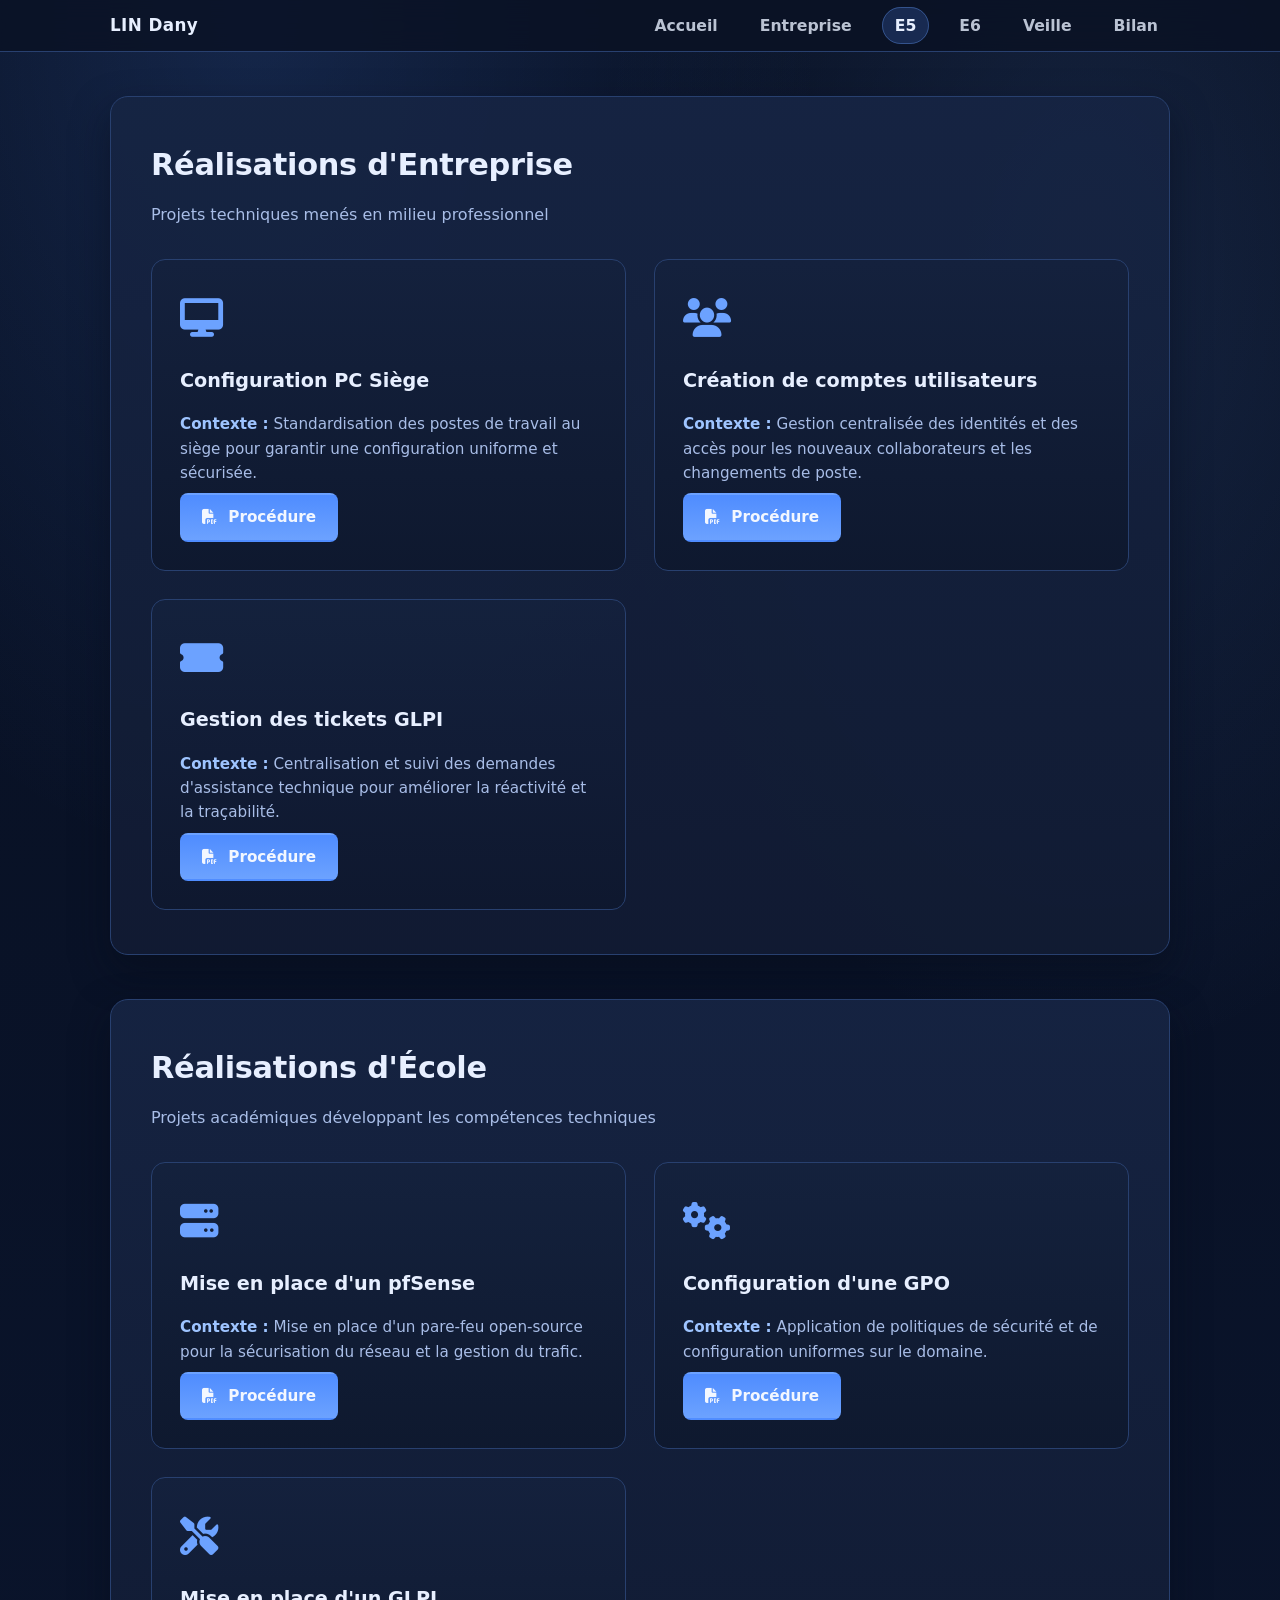
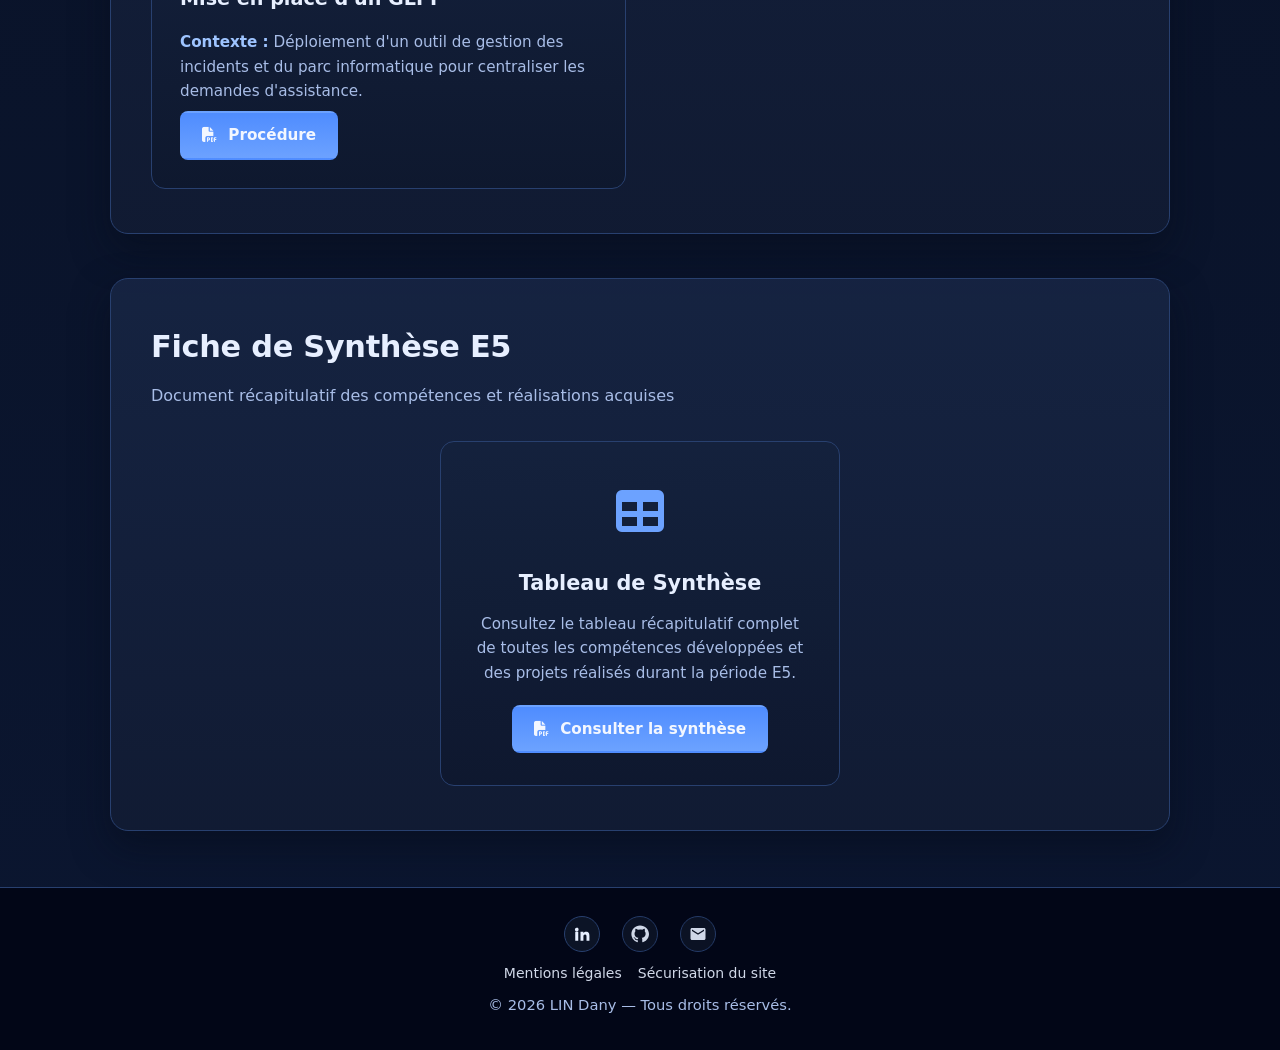
<file: e5.html>
<!doctype html>
<html lang="fr">

<head>
    <meta charset="utf-8" />
    <meta name="viewport" content="width=device-width, initial-scale=1" />
    <title>E5 | LIN Dany — Portfolio SISR</title>
    <meta name="description" content="Réalisations E5 BTS SIO SISR: Projets menés en entreprise et à l'école, compétences développées." />
    <meta name="keywords" content="E5, BTS SIO, SISR, Réalisations, Entreprise, École, Active Directory, GLPI" />
    <meta name="theme-color" content="#2563eb" />
    <link rel="stylesheet" href="https://cdnjs.cloudflare.com/ajax/libs/font-awesome/6.4.0/css/all.min.css" />
    <link rel="stylesheet" href="styles.css" />
</head>

<body class="page-e5">
    <header class="site-header">
        <nav class="nav">
            <a href="index.html" class="logo" aria-label="Accueil">LIN Dany</a>
            <button id="menuToggle" class="nav-toggle" aria-label="Ouvrir le menu">☰</button>
            <ul class="nav-links">
                <li><a href="index.html">Accueil</a></li>
                <li><a href="entreprise.html">Entreprise</a></li>
                <li><a href="e5.html" class="active">E5</a></li>
                <li><a href="e6.html">E6</a></li>
                <li><a href="veille.html">Veille</a></li>
                <li><a href="bilan.html">Bilan</a></li>
            </ul>
        </nav>
        <div id="mobileMenu" class="mobile-menu hidden">
            <ul>
                <li><a href="index.html">Accueil</a></li>
                <li><a href="entreprise.html">Entreprise</a></li>
                <li><a href="e5.html">E5</a></li>
                <li><a href="e6.html">E6</a></li>
                <li><a href="veille.html">Veille</a></li>
                <li><a href="bilan.html">Bilan</a></li>
            </ul>
        </div>
    </header>

    <main>
        <!-- Réalisations Entreprise -->
        <section class="e6-section e6-entreprise">
            <div class="e6-section__container">
                <h2>Réalisations d'Entreprise</h2>
                <p class="e6-section__subtitle">Projets techniques menés en milieu professionnel</p>
                <div class="realisations-grid">
                    <article class="realisation-card">
                        <div class="realisation-icon"><i class="fas fa-desktop"></i></div>
                        <h3>Configuration PC Siège</h3>
                        <p><strong>Contexte :</strong> Standardisation des postes de travail au siège pour garantir une configuration uniforme et sécurisée.</p>
                        <a class="btn-projet" href="Procédure/Configuration PC SIège.pdf" target="_blank" rel="noopener">
                            <i class="fas fa-file-pdf"></i> Procédure
                        </a>
                    </article>

                    <article class="realisation-card">
                        <div class="realisation-icon"><i class="fas fa-users"></i></div>
                        <h3>Création de comptes utilisateurs</h3>
                        <p><strong>Contexte :</strong> Gestion centralisée des identités et des accès pour les nouveaux collaborateurs et les changements de poste.</p>
                        <a class="btn-projet" href="Procédure/Création compte Siège.pdf" target="_blank" rel="noopener">
                            <i class="fas fa-file-pdf"></i> Procédure
                        </a>
                    </article>

                    <article class="realisation-card">
                        <div class="realisation-icon"><i class="fas fa-ticket-alt"></i></div>
                        <h3>Gestion des tickets GLPI</h3>
                        <p><strong>Contexte :</strong> Centralisation et suivi des demandes d'assistance technique pour améliorer la réactivité et la traçabilité.</p>
                        <a class="btn-projet" href="Procédure/Cycle de vie GLPI.pdf" target="_blank" rel="noopener">
                            <i class="fas fa-file-pdf"></i> Procédure
                        </a>
                    </article>
                </div>
            </div>
        </section>

        <!-- Réalisations École -->
        <section class="e6-section e6-ecole">
            <div class="e6-section__container">
                <h2>Réalisations d'École</h2>
                <p class="e6-section__subtitle">Projets académiques développant les compétences techniques</p>
                <div class="realisations-grid">
                    <article class="realisation-card">
                        <div class="realisation-icon"><i class="fas fa-server"></i></div>
                        <h3>Mise en place d'un pfSense</h3>
                        <p><strong>Contexte :</strong> Mise en place d'un pare-feu open-source pour la sécurisation du réseau et la gestion du trafic.</p>
                        <a class="btn-projet" href="Procédure/procedure_opnsense.pdf" target="_blank" rel="noopener">
                            <i class="fas fa-file-pdf"></i> Procédure
                        </a>
                    </article>

                    <article class="realisation-card">
                        <div class="realisation-icon"><i class="fas fa-cogs"></i></div>
                        <h3>Configuration d'une GPO</h3>
                        <p><strong>Contexte :</strong> Application de politiques de sécurité et de configuration uniformes sur le domaine.</p>
                        <a class="btn-projet" href="Procédure/procedure_configuration_gpo.pdf" target="_blank" rel="noopener">
                            <i class="fas fa-file-pdf"></i> Procédure
                        </a>
                    </article>

                    <article class="realisation-card">
                        <div class="realisation-icon"><i class="fas fa-tools"></i></div>
                        <h3>Mise en place d'un GLPI</h3>
                        <p><strong>Contexte :</strong> Déploiement d'un outil de gestion des incidents et du parc informatique pour centraliser les demandes d'assistance.</p>
                        <a class="btn-projet" href="Procédure/procedure_glpi_linux.pdf" target="_blank" rel="noopener">
                            <i class="fas fa-file-pdf"></i> Procédure
                        </a>
                    </article>
                </div>
            </div>
        </section>

        <!-- Fiche de Synthèse -->
        <section class="e6-section e6-synthese">
            <div class="e6-section__container">
                <h2>Fiche de Synthèse E5</h2>
                <p class="e6-section__subtitle">Document récapitulatif des compétences et réalisations acquises</p>
                <div class="synthese-container">
                    <div class="synthese-card">
                        <div class="synthese-icon"><i class="fas fa-table"></i></div>
                        <h3>Tableau de Synthèse</h3>
                        <p>Consultez le tableau récapitulatif complet de toutes les compétences développées et des projets réalisés durant la période E5.</p>
                        <a class="btn-projet" href="Projet/Synthèse.pdf" target="_blank" rel="noopener">
                            <i class="fas fa-file-pdf"></i> Consulter la synthèse
                        </a>
                    </div>
                </div>
            </div>
        </section>
    </main>

    <footer class="footer">
        <div class="footer-social">
            <a href="https://www.linkedin.com/in/dany-lin-6096812bb/?originalSubdomain=fr" target="_blank"
                rel="noopener" aria-label="LinkedIn"><svg viewBox="0 0 24 24" aria-hidden="true">
                    <path
                        d="M4.98 3.5A2.5 2.5 0 1 1 5 8.5 2.5 2.5 0 0 1 4.98 3.5ZM3 9h4v12H3zm7 0h3.8v1.7h.1c.5-.9 1.7-1.8 3.5-1.8 3.8 0 4.5 2.5 4.5 5.7V21H18v-5.4c0-1.3 0-3-1.9-3s-2.2 1.4-2.2 2.9V21H10Z" />
                </svg></a>
        </div>
        <div class="footer-links">
            <a href="mentions-legales.html">Mentions légales</a>
            <a href="securite.html">Sécurisation du site</a>
        </div>
        <p class="footer-meta">© <span id="year"></span> LIN Dany — Tous droits réservés.</p>
    </footer>
    <script src="script.js"></script>
</body>

</html>
</file>
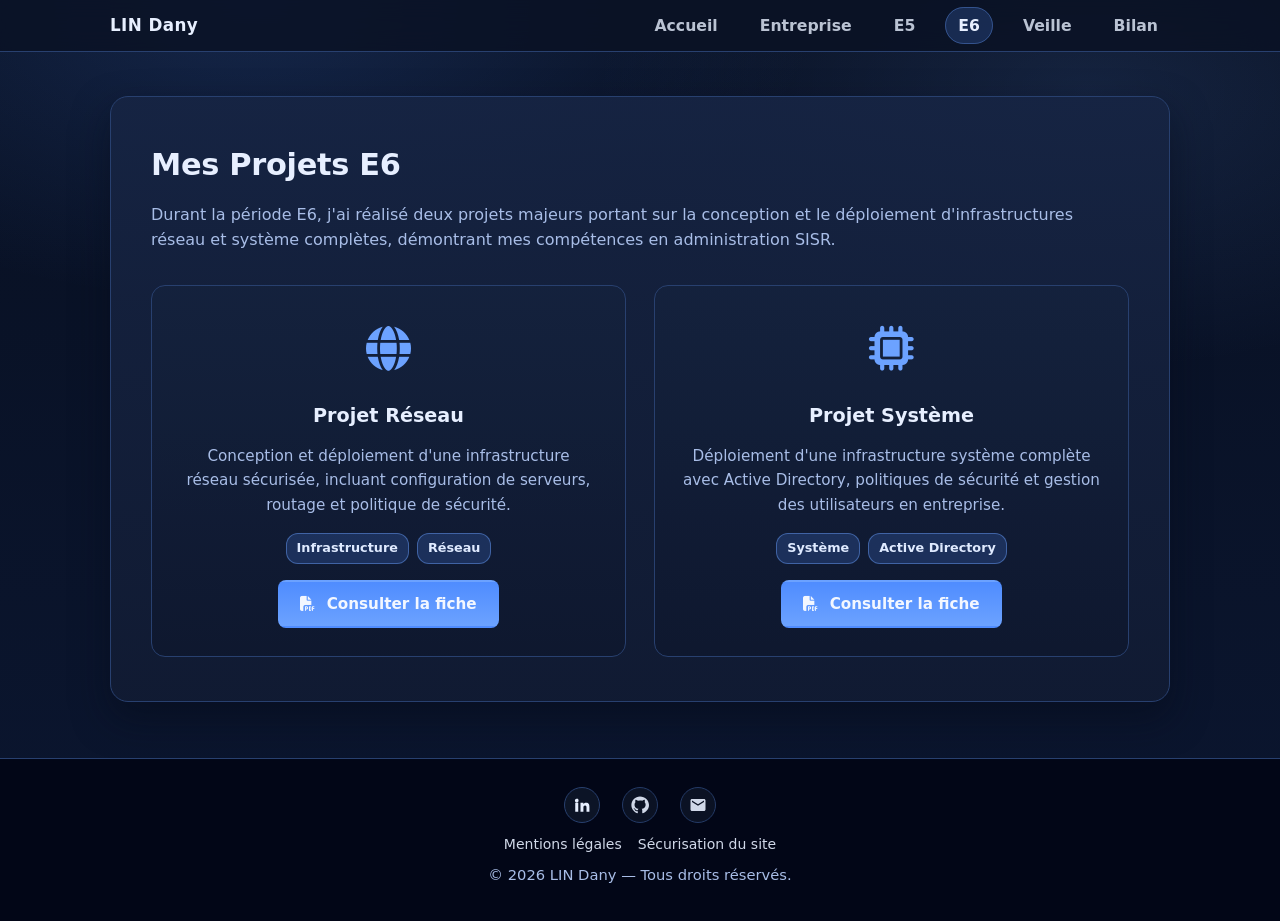
<file: e6.html>
<!doctype html>
<html lang="fr">

<head>
    <meta charset="utf-8" />
    <meta name="viewport" content="width=device-width, initial-scale=1" />
    <title>E6 | LIN Dany — Portfolio SISR</title>
    <meta name="description" content="Projets E6 BTS SIO SISR: Infrastructure réseau et système, documentation complète." />
    <meta name="keywords" content="E6, BTS SIO, SISR, Projets, Réseau, Système, Infrastructure" />
    <meta name="theme-color" content="#2563eb" />
    <link rel="stylesheet" href="https://cdnjs.cloudflare.com/ajax/libs/font-awesome/6.4.0/css/all.min.css" />
    <link rel="stylesheet" href="styles.css" />
</head>

<body class="page-e6">
    <header class="site-header">
        <nav class="nav">
            <a href="index.html" class="logo" aria-label="Accueil">LIN Dany</a>
            <button id="menuToggle" class="nav-toggle" aria-label="Ouvrir le menu">☰</button>
            <ul class="nav-links">
                <li><a href="index.html">Accueil</a></li>
                <li><a href="entreprise.html">Entreprise</a></li>
                <li><a href="e5.html">E5</a></li>
                <li><a href="e6.html" class="active">E6</a></li>
                <li><a href="veille.html">Veille</a></li>
                <li><a href="bilan.html">Bilan</a></li>
            </ul>
        </nav>
        <div id="mobileMenu" class="mobile-menu hidden">
            <ul>
                <li><a href="index.html">Accueil</a></li>
                <li><a href="entreprise.html">Entreprise</a></li>
                <li><a href="e5.html">E5</a></li>
                <li><a href="e6.html">E6</a></li>
                <li><a href="veille.html">Veille</a></li>
                <li><a href="bilan.html">Bilan</a></li>
            </ul>
        </div>
    </header>

    <main>
        <!-- Projets E6 -->
        <section class="e6-section e6-projets">
            <div class="e6-section__container">
                <h2>Mes Projets E6</h2>
                <p class="e6-section__subtitle">Durant la période E6, j'ai réalisé deux projets majeurs portant sur la conception et le déploiement d'infrastructures réseau et système complètes, démontrant mes compétences en administration SISR.</p>
                <div class="projets-grid">
                    <article class="projet-card">
                        <div class="projet-card__icon"><i class="fas fa-globe"></i></div>
                        <h3>Projet Réseau</h3>
                        <p>Conception et déploiement d'une infrastructure réseau sécurisée, incluant configuration de serveurs, routage et politique de sécurité.</p>
                        <div class="projet-card__meta">
                            <span class="meta-tag">Infrastructure</span>
                            <span class="meta-tag">Réseau</span>
                        </div>
                        <a class="btn-projet" href="Projet/Fiches projet SISR (E6) - Réseau.pdf" target="_blank" rel="noopener">
                            <i class="fas fa-file-pdf"></i> Consulter la fiche
                        </a>
                    </article>

                    <article class="projet-card">
                        <div class="projet-card__icon"><i class="fas fa-microchip"></i></div>
                        <h3>Projet Système</h3>
                        <p>Déploiement d'une infrastructure système complète avec Active Directory, politiques de sécurité et gestion des utilisateurs en entreprise.</p>
                        <div class="projet-card__meta">
                            <span class="meta-tag">Système</span>
                            <span class="meta-tag">Active Directory</span>
                        </div>
                        <a class="btn-projet" href="Projet/Fiches projet SISR (E6) - Système.pdf" target="_blank" rel="noopener">
                            <i class="fas fa-file-pdf"></i> Consulter la fiche
                        </a>
                    </article>
                </div>
            </div>
        </section>
    </main>

    <footer class="footer">
        <div class="footer-social">
            <a href="https://www.linkedin.com/in/dany-lin-6096812bb/?originalSubdomain=fr" target="_blank"
                rel="noopener" aria-label="LinkedIn"><svg viewBox="0 0 24 24" aria-hidden="true">
                    <path
                        d="M4.98 3.5A2.5 2.5 0 1 1 5 8.5 2.5 2.5 0 0 1 4.98 3.5ZM3 9h4v12H3zm7 0h3.8v1.7h.1c.5-.9 1.7-1.8 3.5-1.8 3.8 0 4.5 2.5 4.5 5.7V21H18v-5.4c0-1.3 0-3-1.9-3s-2.2 1.4-2.2 2.9V21H10Z" />
                </svg></a>
        </div>
        <div class="footer-links">
            <a href="mentions-legales.html">Mentions légales</a>
            <a href="securite.html">Sécurisation du site</a>
        </div>
        <p class="footer-meta">© <span id="year"></span> LIN Dany — Tous droits réservés.</p>
    </footer>
    <script src="script.js"></script>
</body>

</html>
</file>
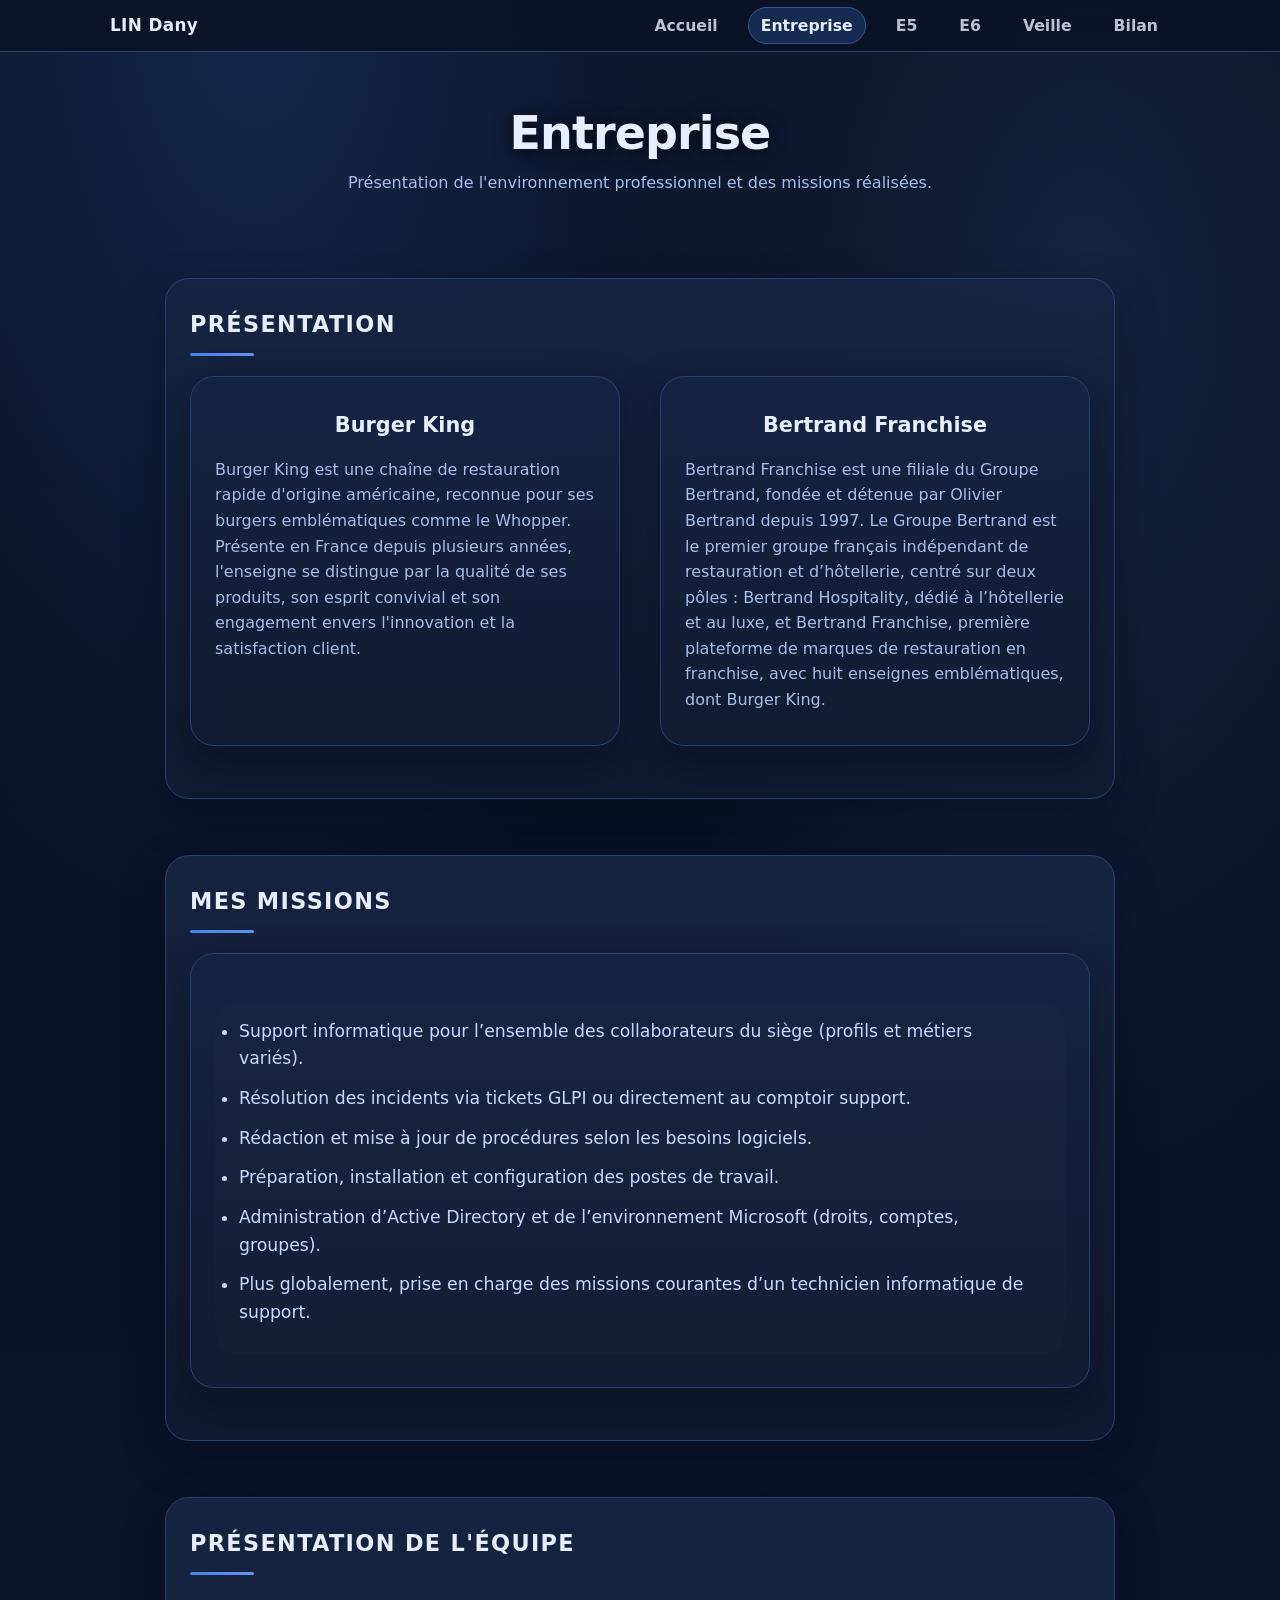
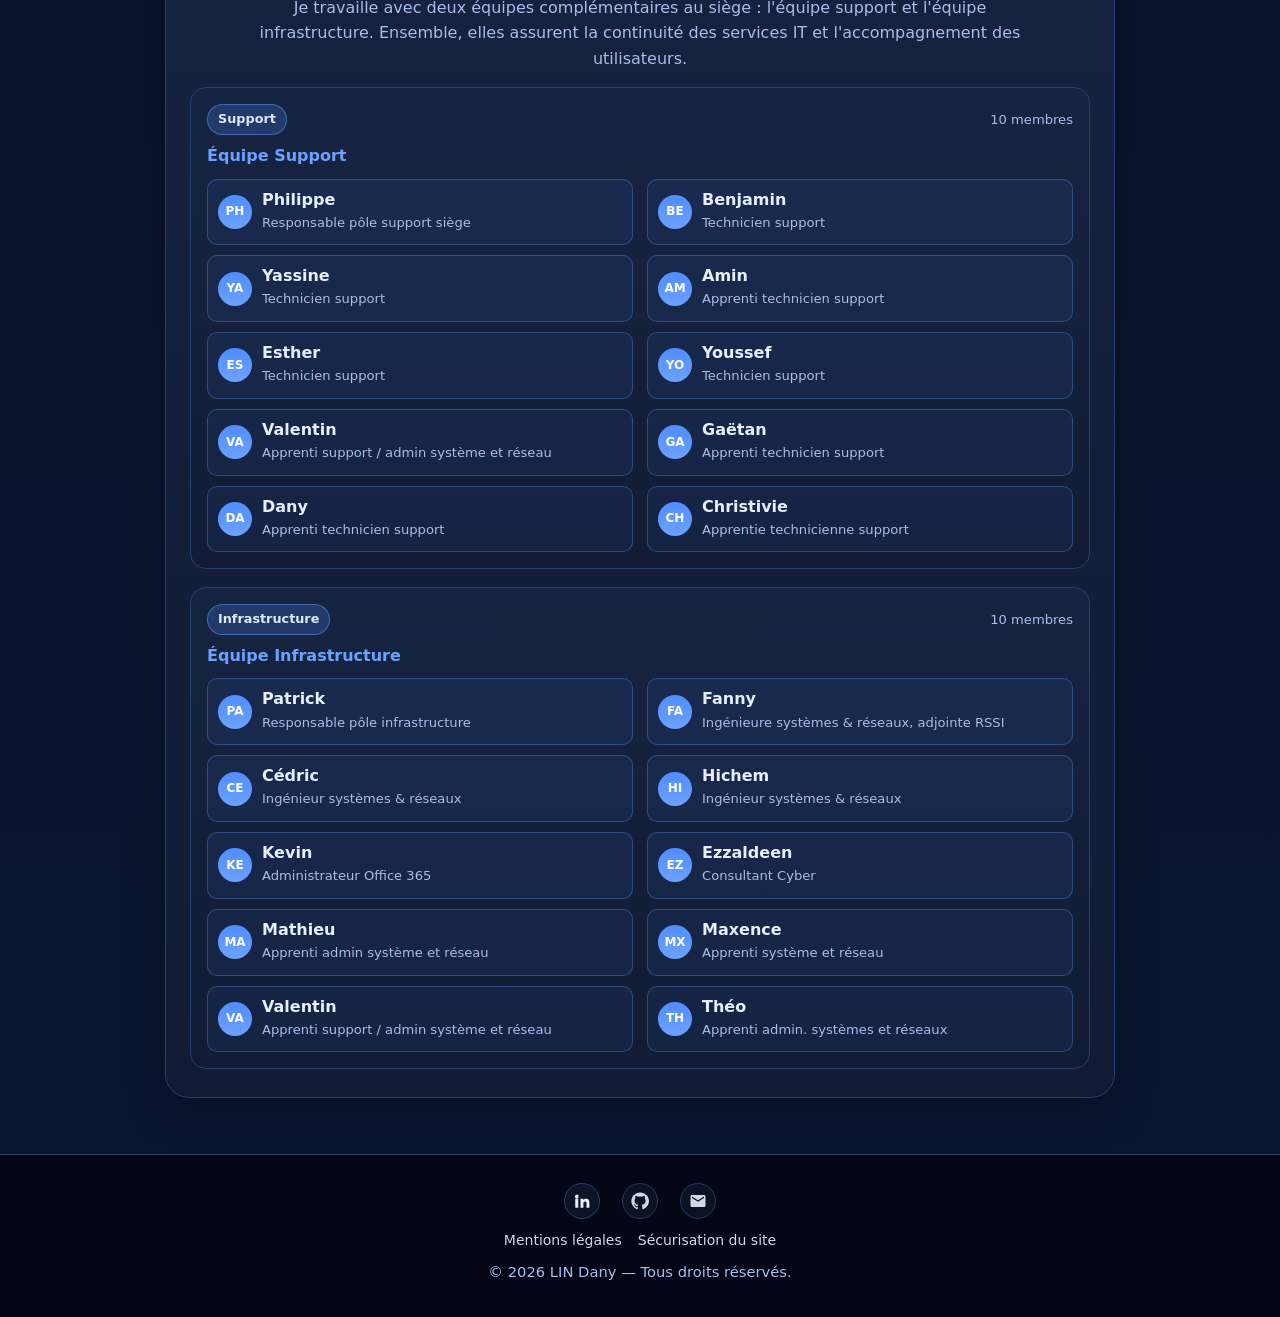
<file: entreprise.html>
<!doctype html>
<html lang="fr">

<head>
    <meta charset="utf-8" />
    <meta name="viewport" content="width=device-width, initial-scale=1" />
    <title>Entreprise | LIN Dany — Portfolio</title>
    <meta name="theme-color" content="#0a0a0a" />
    <link rel="stylesheet" href="styles.css" />
</head>

<body class="page-entreprise">
    <header class="site-header">
        <nav class="nav">
            <a href="index.html" class="logo" aria-label="Accueil">LIN Dany</a>
            <button id="menuToggle" class="nav-toggle" aria-label="Ouvrir le menu">☰</button>
            <ul class="nav-links">
                <li><a href="index.html">Accueil </a></li>
                <li><a href="entreprise.html" class="active">Entreprise</a></li>
                <li><a href="e5.html">E5</a></li>
                <li><a href="e6.html">E6</a></li>
                <li><a href="veille.html">Veille</a></li>
                <li><a href="bilan.html">Bilan</a></li>
            </ul>
        </nav>
        <div id="mobileMenu" class="mobile-menu hidden">
            <ul>
                <li><a href="index.html">Accueil </a></li>
                <li><a href="entreprise.html">Entreprise</a></li>
                <li><a href="e5.html">E5</a></li>
                <li><a href="e6.html">E6</a></li>
                <li><a href="veille.html">Veille</a></li>
                <li><a href="bilan.html">Bilan</a></li>
            </ul>
        </div>
    </header>
    <main id="entreprise">
        <section class="hero">
            <h1 class="hero--title">Entreprise</h1>
            <p class="subtitle">Présentation de l'environnement professionnel et des missions réalisées.</p>
        </section>

        <section class="section modern">
            <h2>Présentation</h2>
            <div class="grid" style="display:flex;gap:2.5rem;flex-wrap:wrap;justify-content:center;">
                <article class="card" style="flex:1 1 320px;min-width:260px;">
                    <h3 style="color:var(--accent);font-size:1.3em;margin-bottom:0.7em;">Burger King</h3>
                    <p>Burger King est une chaîne de restauration rapide d'origine américaine, reconnue pour ses burgers
                        emblématiques comme le Whopper. Présente en France depuis plusieurs années, l'enseigne se
                        distingue par la qualité de ses produits, son esprit convivial et son engagement envers
                        l'innovation et la satisfaction client.</p>
                </article>
                <article class="card" style="flex:1 1 320px;min-width:260px;">
                    <h3 style="color:var(--accent);font-size:1.3em;margin-bottom:0.7em;">Bertrand Franchise</h3>
                    <p>Bertrand Franchise est une filiale du Groupe Bertrand, fondée et détenue par Olivier Bertrand
                        depuis 1997. Le Groupe Bertrand est le premier groupe français indépendant de restauration et
                        d’hôtellerie, centré sur deux pôles : Bertrand Hospitality, dédié à l’hôtellerie et au luxe, et
                        Bertrand Franchise, première plateforme de marques de restauration en franchise, avec huit
                        enseignes emblématiques, dont Burger King.</p>
                </article>
            </div>
        </section>
        <section class="section modern">
            <h2>Mes missions</h2>
            <article class="card">
                <ul>
                    <li>Support informatique pour l’ensemble des collaborateurs du siège (profils et métiers variés).
                    </li>
                    <li>Résolution des incidents via tickets GLPI ou directement au comptoir support.</li>
                    <li>Rédaction et mise à jour de procédures selon les besoins logiciels.</li>
                    <li>Préparation, installation et configuration des postes de travail.</li>
                    <li>Administration d’Active Directory et de l’environnement Microsoft (droits, comptes, groupes).
                    </li>
                    <li>Plus globalement, prise en charge des missions courantes d’un technicien informatique de
                        support.</li>
                </ul>
            </article>
        </section>

        <section class="section modern">
            <h2>Présentation de l'équipe</h2>
            <p class="aboutme-text" style="margin-bottom: 16px;">
                Je travaille avec deux équipes complémentaires au siège : l'équipe support et l'équipe infrastructure.
                Ensemble, elles assurent la continuité des services IT et l'accompagnement des utilisateurs.
            </p>
            <div class="team-gallery">
                <article class="team-card">
                    <div class="team-card__head">
                        <span class="team-pill">Support</span>
                        <span class="team-count">10 membres</span>
                    </div>
                    <h3>Équipe Support</h3>
                    <div class="team-list">
                        <div class="team-member"><span class="member-initials">PH</span><div><strong>Philippe</strong><small>Responsable pôle support siège</small></div></div>
                        <div class="team-member"><span class="member-initials">BE</span><div><strong>Benjamin</strong><small>Technicien support</small></div></div>
                        <div class="team-member"><span class="member-initials">YA</span><div><strong>Yassine</strong><small>Technicien support</small></div></div>
                        <div class="team-member"><span class="member-initials">AM</span><div><strong>Amin</strong><small>Apprenti technicien support</small></div></div>
                        <div class="team-member"><span class="member-initials">ES</span><div><strong>Esther</strong><small>Technicien support</small></div></div>
                        <div class="team-member"><span class="member-initials">YO</span><div><strong>Youssef</strong><small>Technicien support</small></div></div>
                        <div class="team-member"><span class="member-initials">VA</span><div><strong>Valentin</strong><small>Apprenti support / admin système et réseau</small></div></div>
                        <div class="team-member"><span class="member-initials">GA</span><div><strong>Gaëtan</strong><small>Apprenti technicien support</small></div></div>
                        <div class="team-member"><span class="member-initials">DA</span><div><strong>Dany</strong><small>Apprenti technicien support</small></div></div>
                        <div class="team-member"><span class="member-initials">CH</span><div><strong>Christivie</strong><small>Apprentie technicienne support</small></div></div>
                    </div>
                </article>
                <article class="team-card">
                    <div class="team-card__head">
                        <span class="team-pill">Infrastructure</span>
                        <span class="team-count">10 membres</span>
                    </div>
                    <h3>Équipe Infrastructure</h3>
                    <div class="team-list">
                        <div class="team-member"><span class="member-initials">PA</span><div><strong>Patrick</strong><small>Responsable pôle infrastructure</small></div></div>
                        <div class="team-member"><span class="member-initials">FA</span><div><strong>Fanny</strong><small>Ingénieure systèmes & réseaux, adjointe RSSI</small></div></div>
                        <div class="team-member"><span class="member-initials">CE</span><div><strong>Cédric</strong><small>Ingénieur systèmes & réseaux</small></div></div>
                        <div class="team-member"><span class="member-initials">HI</span><div><strong>Hichem</strong><small>Ingénieur systèmes & réseaux</small></div></div>
                        <div class="team-member"><span class="member-initials">KE</span><div><strong>Kevin</strong><small>Administrateur Office 365</small></div></div>
                        <div class="team-member"><span class="member-initials">EZ</span><div><strong>Ezzaldeen</strong><small>Consultant Cyber</small></div></div>
                        <div class="team-member"><span class="member-initials">MA</span><div><strong>Mathieu</strong><small>Apprenti admin système et réseau</small></div></div>
                        <div class="team-member"><span class="member-initials">MX</span><div><strong>Maxence</strong><small>Apprenti système et réseau</small></div></div>
                        <div class="team-member"><span class="member-initials">VA</span><div><strong>Valentin</strong><small>Apprenti support / admin système et réseau</small></div></div>
                        <div class="team-member"><span class="member-initials">TH</span><div><strong>Théo</strong><small>Apprenti admin. systèmes et réseaux</small></div></div>
                    </div>
                </article>
            </div>
        </section>
    </main>
    <footer class="footer">
        <div class="footer-social">

            <a href="https://www.linkedin.com/in/dany-lin-6096812bb/?originalSubdomain=fr" target="_blank"
                rel="noopener" aria-label="LinkedIn"><svg viewBox="0 0 24 24" aria-hidden="true">
                    <path
                        d="M4.98 3.5A2.5 2.5 0 1 1 5 8.5 2.5 2.5 0 0 1 4.98 3.5ZM3 9h4v12H3zm7 0h3.8v1.7h.1c.5-.9 1.7-1.8 3.5-1.8 3.8 0 4.5 2.5 4.5 5.7V21H18v-5.4c0-1.3 0-3-1.9-3s-2.2 1.4-2.2 2.9V21H10Z" />
                </svg></a>
        </div>
        <div class="footer-links">
            <a href="mentions-legales.html">Mentions légales</a>
            <a href="securite.html">Sécurisation du site</a>
        </div>
        <p class="footer-meta">© <span id="year"></span> LIN Dany — Tous droits réservés.</p>
    </footer>
    <script src="script.js"></script>
</body>

</html>
</file>
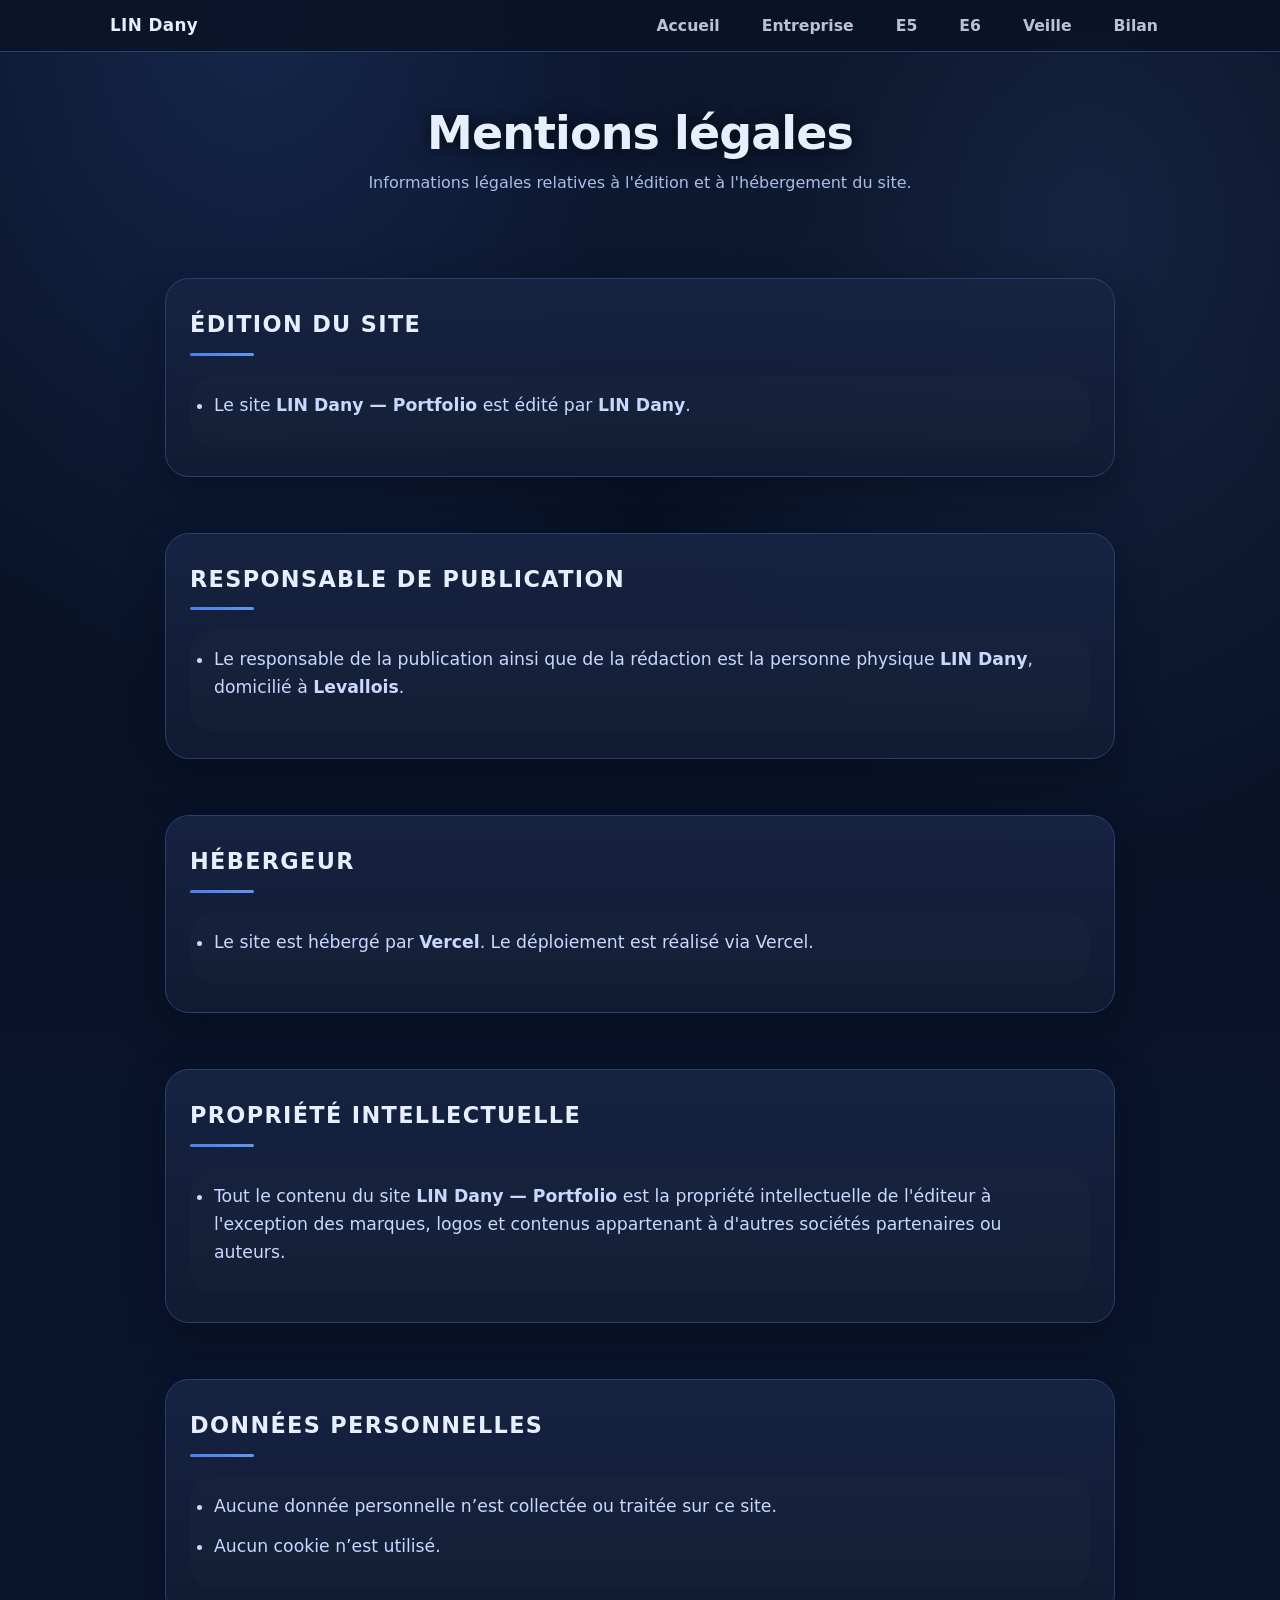
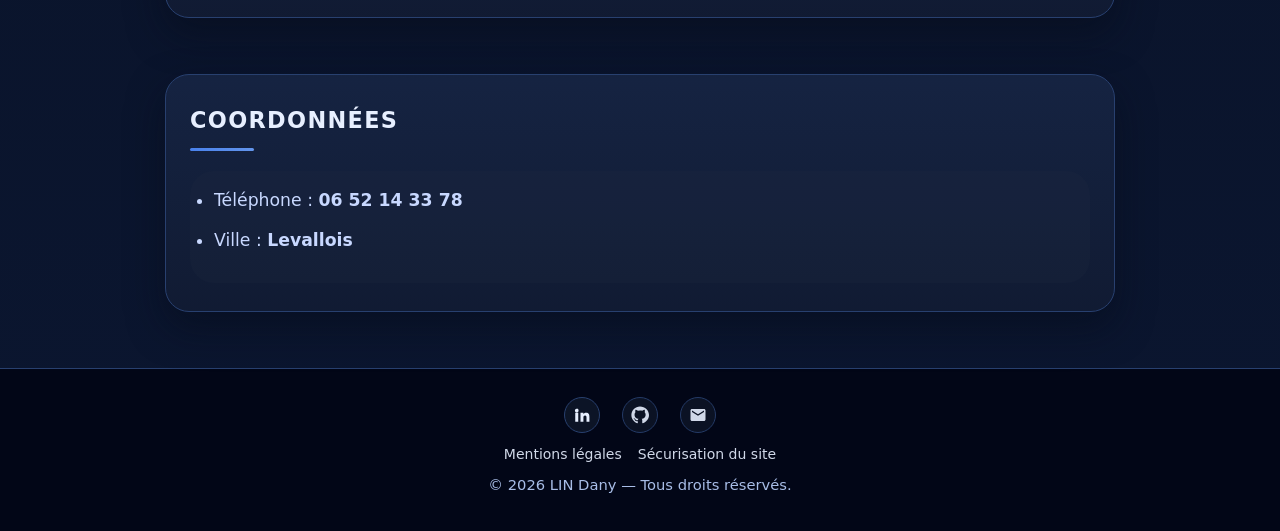
<file: mentions-legales.html>
<!doctype html>
<html lang="fr">

<head>
    <meta charset="utf-8" />
    <meta name="viewport" content="width=device-width, initial-scale=1" />
    <title>Mentions légales | LIN Dany — Portfolio</title>
    <meta name="theme-color" content="#0a0a0a" />
    <link rel="stylesheet" href="styles.css" />
</head>

<body>
    <header class="site-header">
        <nav class="nav">
            <a href="index.html" class="logo" aria-label="Accueil">LIN Dany</a>
            <button id="menuToggle" class="nav-toggle" aria-label="Ouvrir le menu">☰</button>
            <ul class="nav-links">
                <li><a href="index.html">Accueil </a></li>
                <li><a href="entreprise.html">Entreprise</a></li>
                <li><a href="e5.html">E5</a></li>
                <li><a href="e6.html">E6</a></li>
                <li><a href="veille.html">Veille</a></li>
                <li><a href="bilan.html">Bilan</a></li>
            </ul>
        </nav>
        <div id="mobileMenu" class="mobile-menu hidden">
            <ul>
                <li><a href="index.html">Accueil </a></li>
                <li><a href="entreprise.html">Entreprise</a></li>
                <li><a href="e5.html">E5</a></li>
                <li><a href="e6.html">E6</a></li>
                <li><a href="veille.html">Veille</a></li>
                <li><a href="bilan.html">Bilan</a></li>
            </ul>
        </div>
    </header>
    <main>
        <section class="hero">
            <h1 class="hero--title">Mentions légales</h1>
            <p class="subtitle">Informations légales relatives à l'édition et à l'hébergement du site.</p>
        </section>
        <section class="section modern">
            <h2>Édition du site</h2>
            <ul class="list">
                <li>Le site <strong>LIN Dany — Portfolio</strong> est édité par <strong>LIN Dany</strong>.</li>
            </ul>
        </section>

        <section class="section modern">
            <h2>Responsable de publication</h2>
            <ul class="list">
                <li>Le responsable de la publication ainsi que de la rédaction est la personne physique <strong>LIN Dany</strong>, domicilié à <strong>Levallois</strong>.</li>
            </ul>
        </section>

        <section class="section modern">
            <h2>Hébergeur</h2>
            <ul class="list">
                <li>Le site est hébergé par <strong>Vercel</strong>. Le déploiement est réalisé via Vercel.</li>
            </ul>
        </section>

        <section class="section modern">
            <h2>Propriété Intellectuelle</h2>
            <ul class="list">
                <li>Tout le contenu du site <strong>LIN Dany — Portfolio</strong> est la propriété intellectuelle de l'éditeur à l'exception des marques, logos et contenus appartenant à d'autres sociétés partenaires ou auteurs.</li>
            </ul>
        </section>

        <section class="section modern">
            <h2>Données personnelles</h2>
            <ul class="list">
                <li>Aucune donnée personnelle n’est collectée ou traitée sur ce site.</li>
                <li>Aucun cookie n’est utilisé.</li>
            </ul>
        </section>

        <section class="section modern">
            <h2>Coordonnées</h2>
            <ul class="list">

                <li>Téléphone : <strong>06 52 14 33 78</strong></li>
                <li>Ville : <strong>Levallois</strong></li>
            </ul>
        </section>
    </main>
    <footer class="footer">
        <div class="footer-social">

            <a href="https://www.linkedin.com/in/dany-lin-6096812bb/?originalSubdomain=fr" target="_blank"
                rel="noopener" aria-label="LinkedIn"><svg viewBox="0 0 24 24" aria-hidden="true">
                    <path
                        d="M4.98 3.5A2.5 2.5 0 1 1 5 8.5 2.5 2.5 0 0 1 4.98 3.5ZM3 9h4v12H3zm7 0h3.8v1.7h.1c.5-.9 1.7-1.8 3.5-1.8 3.8 0 4.5 2.5 4.5 5.7V21H18v-5.4c0-1.3 0-3-1.9-3s-2.2 1.4-2.2 2.9V21H10Z" />
                </svg></a>
        </div>
        <div class="footer-links">
            <a href="mentions-legales.html">Mentions légales</a>
            <a href="securite.html">Sécurisation du site</a>
        </div>
        <p class="footer-meta">© <span id="year"></span> LIN Dany — Tous droits réservés.</p>
    </footer>
    <script src="script.js"></script>
</body>

</html>
</file>
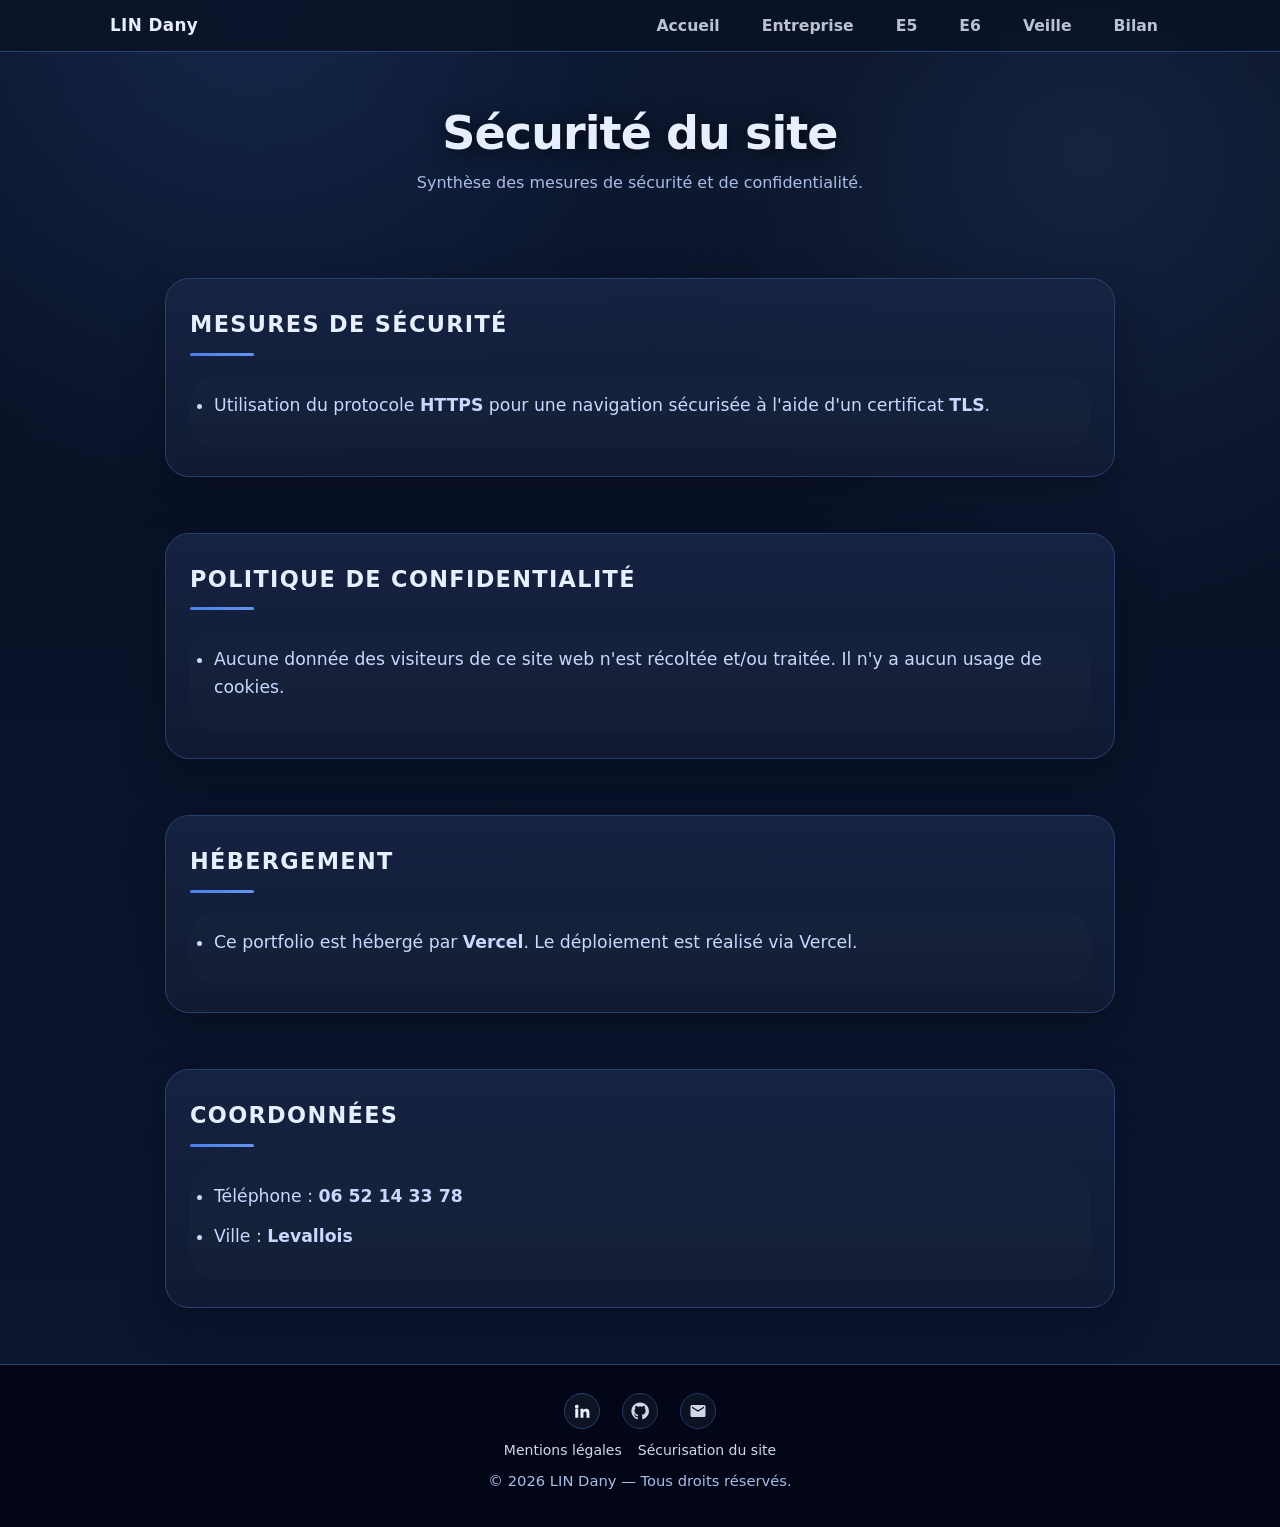
<file: securite.html>
<!doctype html>
<html lang="fr">

<head>
    <meta charset="utf-8" />
    <meta name="viewport" content="width=device-width, initial-scale=1" />
    <title>Sécurité du site | LIN Dany — Portfolio</title>
    <meta name="theme-color" content="#0a0a0a" />
    <link rel="stylesheet" href="styles.css" />
</head>

<body>
    <header class="site-header">
        <nav class="nav">
            <a href="index.html" class="logo" aria-label="Accueil">LIN Dany</a>
            <button id="menuToggle" class="nav-toggle" aria-label="Ouvrir le menu">☰</button>
            <ul class="nav-links">
                <li><a href="index.html">Accueil </a></li>
                <li><a href="entreprise.html">Entreprise</a></li>
                <li><a href="e5.html">E5</a></li>
                <li><a href="e6.html">E6</a></li>
                <li><a href="veille.html">Veille</a></li>
                <li><a href="bilan.html">Bilan</a></li>
            </ul>
        </nav>
        <div id="mobileMenu" class="mobile-menu hidden">
            <ul>
                <li><a href="index.html">Accueil </a></li>
                <li><a href="entreprise.html">Entreprise</a></li>
                <li><a href="e5.html">E5</a></li>
                <li><a href="e6.html">E6</a></li>
                <li><a href="veille.html">Veille</a></li>
                <li><a href="bilan.html">Bilan</a></li>
            </ul>
        </div>
    </header>
    <main>
        <section class="hero">
            <h1 class="hero--title">Sécurité du site</h1>
            <p class="subtitle">Synthèse des mesures de sécurité et de confidentialité.</p>
        </section>
        <section class="section modern">
            <h2>Mesures de sécurité</h2>
            <ul class="list">
                <li>Utilisation du protocole <strong>HTTPS</strong> pour une navigation sécurisée à l'aide d'un certificat <strong>TLS</strong>.</li>
            </ul>
        </section>
        <section class="section modern">
            <h2>Politique de confidentialité</h2>
            <ul class="list">
                <li>Aucune donnée des visiteurs de ce site web n'est récoltée et/ou traitée. Il n'y a aucun usage de cookies.</li>
            </ul>
        </section>
        <section class="section modern">
            <h2>Hébergement</h2>
            <ul class="list">
                <li>Ce portfolio est hébergé par <strong>Vercel</strong>. Le déploiement est réalisé via Vercel.</li>
            </ul>
        </section>
        <section class="section modern">
            <h2>Coordonnées</h2>
            <ul class="list">

                <li>Téléphone : <strong>06 52 14 33 78</strong></li>
                <li>Ville : <strong>Levallois</strong></li>
            </ul>
        </section>
    </main>
    <footer class="footer">
        <div class="footer-social">

            <a href="https://www.linkedin.com/in/dany-lin-6096812bb/?originalSubdomain=fr" target="_blank"
                rel="noopener" aria-label="LinkedIn"><svg viewBox="0 0 24 24" aria-hidden="true">
                    <path
                        d="M4.98 3.5A2.5 2.5 0 1 1 5 8.5 2.5 2.5 0 0 1 4.98 3.5ZM3 9h4v12H3zm7 0h3.8v1.7h.1c.5-.9 1.7-1.8 3.5-1.8 3.8 0 4.5 2.5 4.5 5.7V21H18v-5.4c0-1.3 0-3-1.9-3s-2.2 1.4-2.2 2.9V21H10Z" />
                </svg></a>
        </div>
        <div class="footer-links">
            <a href="mentions-legales.html">Mentions légales</a>
            <a href="securite.html">Sécurisation du site</a>
        </div>
        <p class="footer-meta">© <span id="year"></span> LIN Dany — Tous droits réservés.</p>
    </footer>
    <script src="script.js"></script>
</body>

</html>
</file>
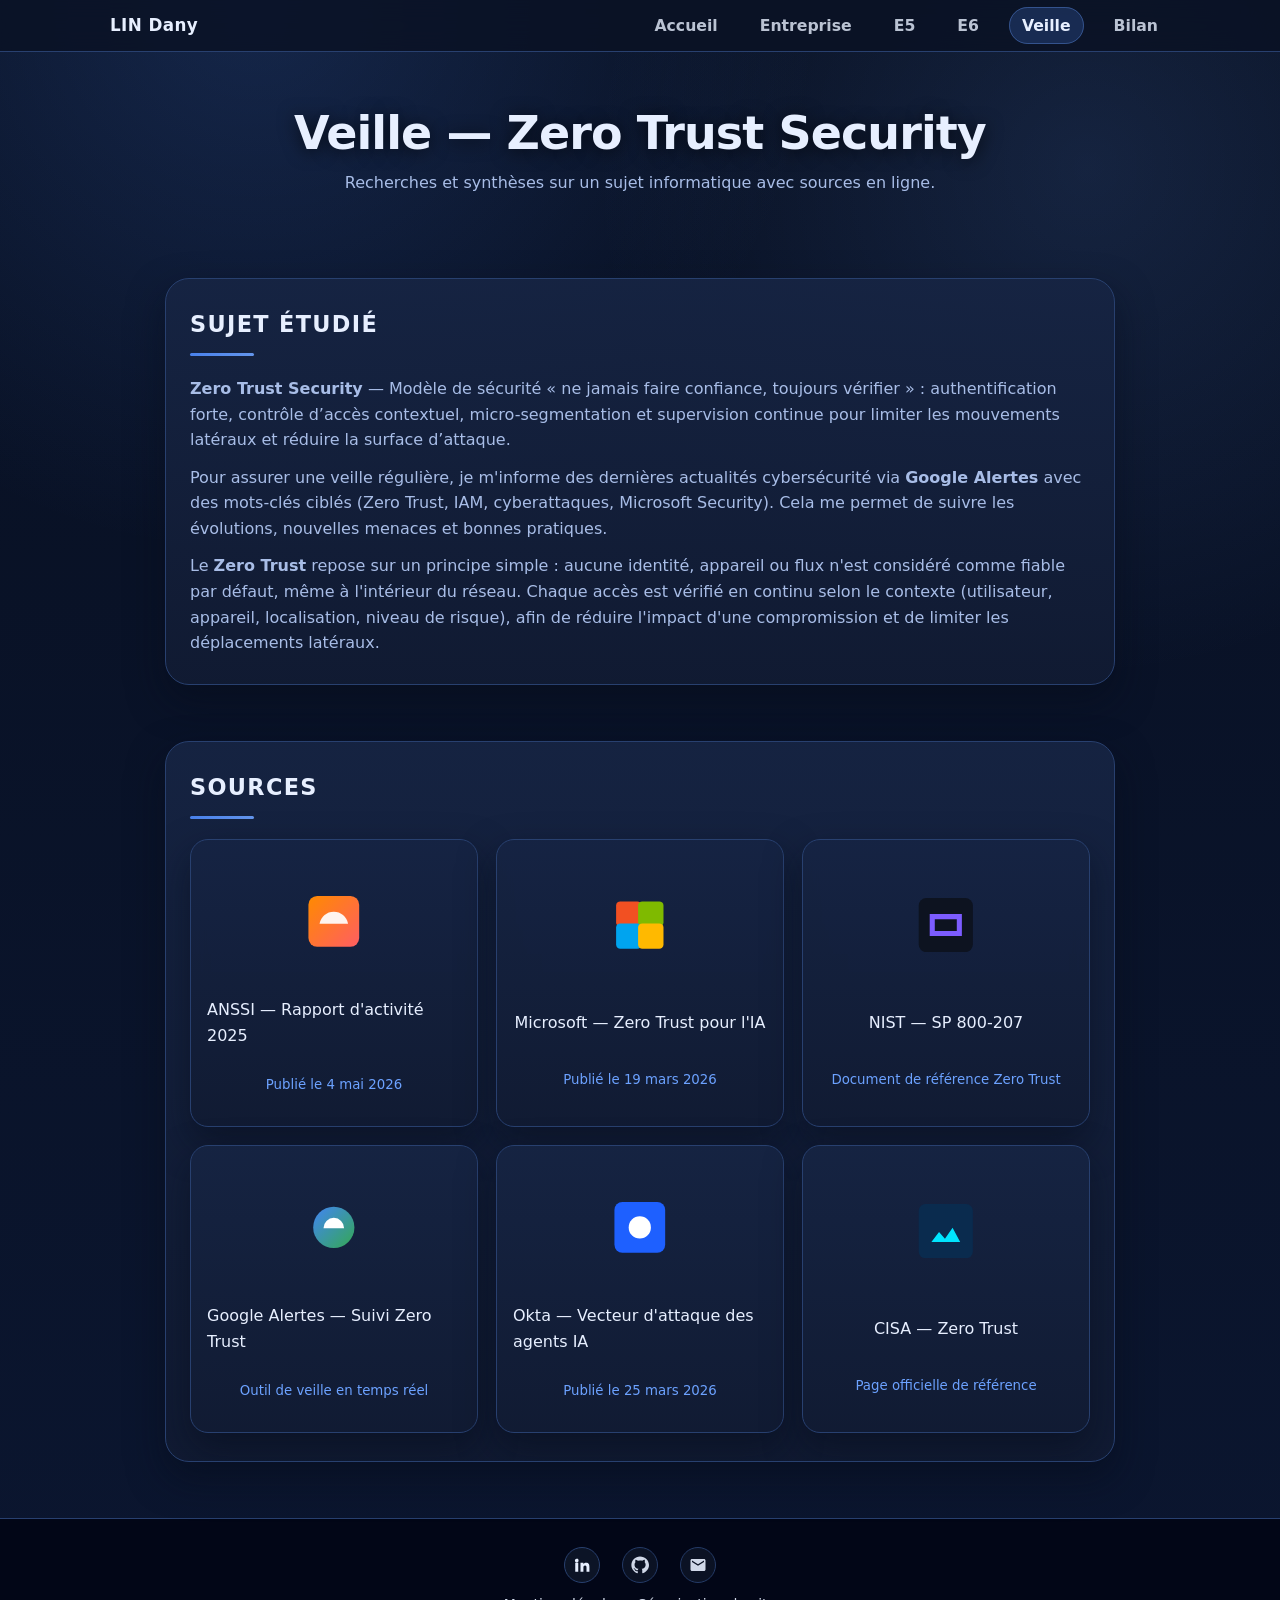
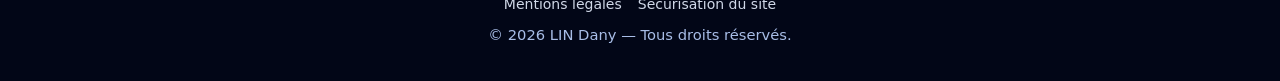
<file: veille.html>
<!doctype html>
<html lang="fr">

<head>
    <meta charset="utf-8" />
    <meta name="viewport" content="width=device-width, initial-scale=1" />
    <title>Veille technologique | LIN Dany — Portfolio</title>
    <meta name="theme-color" content="#0a0a0a" />
    <link rel="stylesheet" href="styles.css" />
</head>

<body class="page-veille">
    <header class="site-header">
        <nav class="nav">
            <a href="index.html" class="logo" aria-label="Accueil">LIN Dany</a>
            <button id="menuToggle" class="nav-toggle" aria-label="Ouvrir le menu">☰</button>
            <ul class="nav-links">
                <li><a href="index.html">Accueil </a></li>
                <li><a href="entreprise.html">Entreprise</a></li>
                <li><a href="e5.html">E5</a></li>
                <li><a href="e6.html">E6</a></li>
                <li><a href="veille.html" class="active">Veille</a></li>
                <li><a href="bilan.html">Bilan</a></li>
            </ul>
        </nav>
        <div id="mobileMenu" class="mobile-menu hidden">
            <ul>
                <li><a href="index.html">Accueil </a></li>
                <li><a href="entreprise.html">Entreprise</a></li>
                <li><a href="e5.html">E5</a></li>
                <li><a href="e6.html">E6</a></li>
                <li><a href="veille.html">Veille</a></li>
                <li><a href="bilan.html">Bilan</a></li>
            </ul>
        </div>
    </header>
    <main>
        <section class="hero">
            <h1 class="hero--title">Veille — Zero Trust Security</h1>
            <p class="subtitle">Recherches et synthèses sur un sujet informatique avec sources en ligne.</p>
        </section>
        <section class="section modern">
            <h2>Sujet étudié</h2>
            <p><strong>Zero Trust Security</strong> — Modèle de sécurité « ne jamais faire confiance, toujours vérifier
                » : authentification forte, contrôle d’accès contextuel, micro-segmentation et supervision continue pour
                limiter les mouvements latéraux et réduire la surface d’attaque.</p>
            <p style="margin-top: 12px;">
                Pour assurer une veille régulière, je m'informe des dernières actualités cybersécurité via
                <strong>Google Alertes</strong> avec des mots-clés ciblés (Zero Trust, IAM, cyberattaques, Microsoft
                Security). Cela me permet de suivre les évolutions, nouvelles menaces et bonnes pratiques.
            </p>
            <p style="margin-top: 12px;">
                Le <strong>Zero Trust</strong> repose sur un principe simple : aucune identité, appareil ou flux n'est
                considéré comme fiable par défaut, même à l'intérieur du réseau. Chaque accès est vérifié en continu
                selon le contexte (utilisateur, appareil, localisation, niveau de risque), afin de réduire l'impact
                d'une compromission et de limiter les déplacements latéraux.
            </p>
        </section>
        <section class="section modern">
            <h2>Sources</h2>
            <div class="source-tiles">
                <a class="tile source" href="https://cyber.gouv.fr/actualites/publication-du-rapport-dactivite-2025-de-lanssi/"
                    target="_blank" rel="noopener" aria-label="ANSSI — Rapport d'activité 2025">
                    <svg viewBox="0 0 128 128" xmlns="http://www.w3.org/2000/svg" aria-hidden="true">
                        <defs>
                            <linearGradient id="g1" x1="0" x2="1" y1="0" y2="1">
                                <stop offset="0" stop-color="#ff8a00" />
                                <stop offset="1" stop-color="#ff5e62" />
                            </linearGradient>
                        </defs>
                        <rect rx="22" ry="22" width="128" height="128" fill="url(#g1)" />
                        <path d="M28 70c4-18 18-30 36-30s32 12 36 30H28z" fill="#fff" opacity=".92" />
                    </svg>
                    <span>ANSSI — Rapport d'activité 2025</span>
                    <small>Publié le 4 mai 2026</small>
                </a>
                <a class="tile source" href="https://www.microsoft.com/en-us/security/blog/2026/03/19/new-tools-and-guidance-announcing-zero-trust-for-ai/" target="_blank"
                    rel="noopener" aria-label="Microsoft Security Blog — Zero Trust for AI">
                    <svg viewBox="0 0 128 128" xmlns="http://www.w3.org/2000/svg" aria-hidden="true">
                        <rect width="60" height="60" x="8" y="8" fill="#f25022" rx="10" />
                        <rect width="60" height="60" x="60" y="8" fill="#7fba00" rx="10" />
                        <rect width="60" height="60" x="8" y="60" fill="#00a4ef" rx="10" />
                        <rect width="60" height="60" x="60" y="60" fill="#ffb900" rx="10" />
                    </svg>
                    <span>Microsoft — Zero Trust pour l'IA</span>
                    <small>Publié le 19 mars 2026</small>
                </a>
                <a class="tile source" href="https://csrc.nist.gov/publications/detail/sp/800-207/final" target="_blank"
                    rel="noopener" aria-label="Zero Trust Architecture — NIST SP 800-207">
                    <svg viewBox="0 0 128 128" xmlns="http://www.w3.org/2000/svg" aria-hidden="true">
                        <rect width="128" height="128" rx="18" fill="#0d1320" />
                        <path d="M26 90h76V38H26v52zm12-40h52v28H38V50z" fill="#7c5cff" />
                    </svg>
                    <span>NIST — SP 800-207</span>
                    <small>Document de référence Zero Trust</small>
                </a>
                <a class="tile source" href="https://www.google.com/alerts" target="_blank" rel="noopener"
                    aria-label="Google Alertes — Suivi d'actualités">
                    <svg viewBox="0 0 128 128" xmlns="http://www.w3.org/2000/svg" aria-hidden="true">
                        <defs>
                            <linearGradient id="g2" x1="0" x2="1" y1="0" y2="1">
                                <stop offset="0" stop-color="#4285f4" />
                                <stop offset="1" stop-color="#34a853" />
                            </linearGradient>
                        </defs>
                        <circle cx="64" cy="64" r="52" fill="url(#g2)" />
                        <path d="M38 66a26 26 0 1152 0H38z" fill="#fff" />
                    </svg>
                    <span>Google Alertes — Suivi Zero Trust</span>
                    <small>Outil de veille en temps réel</small>
                </a>
                <a class="tile source" href="https://www.okta.com/fr-fr/identity-101/ai-agent-attack-vector/" target="_blank" rel="noopener"
                    aria-label="Okta — Vecteur d'attaque des agents IA">
                    <svg viewBox="0 0 128 128" xmlns="http://www.w3.org/2000/svg" aria-hidden="true">
                        <rect width="128" height="128" rx="20" fill="#1e60ff" />
                        <circle cx="64" cy="64" r="28" fill="#fff" />
                    </svg>
                    <span>Okta — Vecteur d'attaque des agents IA</span>
                    <small>Publié le 25 mars 2026</small>
                </a>
                <a class="tile source" href="https://www.cisa.gov/zero-trust" target="_blank" rel="noopener"
                    aria-label="CISA — Zero Trust">
                    <svg viewBox="0 0 128 128" xmlns="http://www.w3.org/2000/svg" aria-hidden="true">
                        <rect width="128" height="128" rx="16" fill="#0a2b4e" />
                        <path d="M30 90l18-24 14 16 18-26 18 34H30z" fill="#00e5ff" />
                    </svg>
                    <span>CISA — Zero Trust</span>
                    <small>Page officielle de référence</small>
                </a>
            </div>
        </section>
    </main>
    <footer class="footer">
        <div class="footer-social">

            <a href="https://www.linkedin.com/in/dany-lin-6096812bb/?originalSubdomain=fr" target="_blank"
                rel="noopener" aria-label="LinkedIn"><svg viewBox="0 0 24 24" aria-hidden="true">
                    <path
                        d="M4.98 3.5A2.5 2.5 0 1 1 5 8.5 2.5 2.5 0 0 1 4.98 3.5ZM3 9h4v12H3zm7 0h3.8v1.7h.1c.5-.9 1.7-1.8 3.5-1.8 3.8 0 4.5 2.5 4.5 5.7V21H18v-5.4c0-1.3 0-3-1.9-3s-2.2 1.4-2.2 2.9V21H10Z" />
                </svg></a>
        </div>
        <div class="footer-links">
            <a href="mentions-legales.html">Mentions légales</a>
            <a href="securite.html">Sécurisation du site</a>
        </div>
        <p class="footer-meta">© <span id="year"></span> LIN Dany — Tous droits réservés.</p>
    </footer>
    <script src="script.js"></script>
</body>

</html>
</file>
<file: styles.css>
/* --- Modernisation page entreprise (inspiration igloo.inc, style uniforme clair) --- */
.section.modern {
    background: rgba(255, 255, 255, 0.95);
    border-radius: 2rem;
    box-shadow: 0 14px 40px rgba(15, 23, 42, 0.08);
    margin: 48px auto;
    padding: 48px 36px;
    max-width: 950px;
    border: 1px solid rgba(148, 163, 184, 0.18);
    position: relative;
    overflow: hidden;
    transition: box-shadow 0.25s ease, transform 0.25s ease;
}

.section.modern:hover {
    transform: translateY(-2px);
}

.section.modern:not(:last-child) {
    margin-bottom: 56px;
}

.section.modern h2 {
    font-size: 2.2rem;
    letter-spacing: 0.02em;
    margin-bottom: 1.5rem;
    color: var(--text);
    text-shadow: none;
}

.section.modern .card {
    background: #f8fafc;
    border-radius: 1.5rem;
    box-shadow: 0 8px 28px rgba(15, 23, 42, 0.08);
    padding: 2rem 1.5rem;
    margin-bottom: 1.5rem;
    border: 1px solid rgba(148, 163, 184, 0.18);
    transition: transform 0.2s ease, box-shadow 0.2s ease;
}

.section.modern .card:hover {
    transform: translateY(-6px);
    box-shadow: 0 14px 40px rgba(15, 23, 42, 0.16);
}

.section.modern ul {
    padding-left: 1.2em;
    margin-bottom: 0;
}

.section.modern li {
    margin-bottom: 0.7em;
    font-size: 1.08em;
    color: var(--text-secondary);
}

.section.modern .image-placeholder,
.section.modern img {
    margin: 2rem auto 1rem auto;
    border-radius: 1.5rem;
    box-shadow: 0 10px 28px rgba(15, 23, 42, 0.08);
    background: rgba(248, 250, 252, 0.8);
    max-width: 600px;
    display: flex;
    align-items: center;
    justify-content: center;
}

.section.modern .image-placeholder {
    min-height: 220px;
    color: var(--muted);
    font-size: 1.1em;
    border: 2px dashed rgba(148, 163, 184, 0.5);
    border-radius: 1.5rem;
}

.section.modern ul,
.section.modern ol {
    border-radius: 1.5em;
    padding: 1em 1.5em;
    background: rgba(226, 232, 240, 0.65);
}

.section.modern .caption {
    text-align: center;
    color: var(--muted);
    font-size: 0.98em;
    margin-bottom: 0;
}

/* Variables CSS - palette finale */
:root {
    --bg: #f8fafc;
    --surface: #ffffff;
    --surface-2: #f1f5f9;
    --surface-3: #e2e8f0;
    --text: #0f172a;
    --text-secondary: #475569;
    --muted: #64748b;
    --line: #cbd5e1;
    /* Unified accent palette */
    --accent: #2563eb;
    --accent-2: #1d4ed8;
    --accent-3: #7c3aed;
    --ring: rgba(37, 99, 235, .16);
    --shadow: 0 14px 40px rgba(15, 23, 42, .1);
    /* Typography tokens */
    --font-sans: Inter, system-ui, -apple-system, 'Segoe UI', Roboto, 'Helvetica Neue', Arial;
    --font-mono: SFMono-Regular, Menlo, Monaco, 'Roboto Mono', 'Courier New', monospace;
    --heading-weight: 700;
    --body-size: 16px;
}

* {
    box-sizing: border-box;
}

html {
    scroll-behavior: smooth;
    background: var(--bg);
}

body {
    margin: 0;
    font-family: var(--font-sans);
    font-size: var(--body-size);
    color: var(--text);
    line-height: 1.6;
    background:
        radial-gradient(60% 40% at 15% 10%, rgba(37, 99, 235, .08), transparent 60%),
        radial-gradient(40% 35% at 85% 20%, rgba(124, 58, 237, .06), transparent 60%),
        radial-gradient(50% 45% at 50% 90%, rgba(15, 23, 42, .04), transparent 65%),
        linear-gradient(180deg, #f8fafc, #eff6ff 70%, #f8fafc);
    background-color: var(--bg);
}

/* Heading & typography harmony */
h1, h2, h3, h4 {
    margin: 0 0 0.6rem 0;
    font-weight: var(--heading-weight);
    color: var(--text);
}

h1 { font-size: clamp(1.6rem, 1.8rem + 1.2vw, 2.4rem); line-height:1.05 }
h2 { font-size: clamp(1.15rem, 1rem + 1vw, 1.6rem); letter-spacing:0.04em }
h3 { font-size: 1rem }

a { color: var(--accent-2); text-decoration: none }
a:hover, a:focus { text-decoration: underline }

/* Improve footer/link contrast */
.footer, .footer a { color: var(--muted) }

/* Make buttons consistent */
.button { font-family: var(--font-sans); font-weight:600 }

img {
    max-width: 100%;
    display: block
}

/* Header & nav */
.site-header {
    position: sticky;
    top: 0;
    z-index: 50;
    background: rgba(248, 250, 252, 0.95);
    backdrop-filter: saturate(180%) blur(16px);
    border-bottom: 1px solid rgba(148, 163, 184, 0.35);
}

.nav {
    max-width: 1100px;
    margin: 0 auto;
    display: flex;
    align-items: center;
    justify-content: space-between;
    padding: 14px 20px;
}

.logo {
    font-weight: 700;
    color: var(--text);
    text-decoration: none;
    letter-spacing: .2px;
}

.nav-toggle {
    display: none;
    border: 0;
    background: transparent;
    font-size: 22px;
    color: var(--text);
    opacity: .9;
}

.nav-links {
    display: flex;
    gap: 18px;
    list-style: none;
    margin: 0;
    padding: 0;
}

.nav-links a {
    color: var(--text);
    font-weight: 600;
}

.nav-links a:hover,
.nav-links a:focus {
    color: var(--accent);
}

.nav-item--has-sub a {
    position: relative;
}

.nav-item--has-sub {
    position: relative;
}

.nav-submenu {
    display: none !important; /* completely hide the submenu */
    opacity: 0 !important;
    pointer-events: none !important;
    transform: none !important;
}

.nav-submenu li {
    padding: 0;
}

.nav-submenu a {
    display: block;
    padding: 8px 14px;
    border-radius: 0;
    opacity: 0.9;
}

.nav-submenu a:hover,
.nav-submenu a:focus {
    background: rgba(148, 163, 184, 0.18);
}

.nav-item--has-sub:hover .nav-submenu,
.nav-item--has-sub:focus-within .nav-submenu {
    opacity: 0 !important;
    pointer-events: none !important;
    transform: none !important;
}

.nav-links a {
    color: var(--text);
    text-decoration: none;
    opacity: .8;
    padding: 8px 10px;
    border-radius: 2em;
    position: relative
}

.nav-links a:hover,
.nav-links a:focus {
    opacity: 1;
    background: rgba(255, 255, 255, .06)
}

.nav-links a::after {
    content: "";
    position: absolute;
    left: 50%;
    bottom: -6px;
    width: 0;
    height: 2px;
    background: linear-gradient(90deg, var(--accent), var(--accent-2));
    transition: width .22s ease, left .22s ease
}

.nav-links a:hover::after,
.nav-links a:focus::after {
    left: 0;
    width: 100%
}

.mobile-menu {
    border-top: 1px solid var(--line);
    background: rgba(22, 27, 40, .45)
}

.mobile-menu ul {
    margin: 0;
    padding: 10px 20px;
    list-style: none
}

.mobile-menu a {
    display: block;
    color: var(--text);
    text-decoration: none;
    padding: 8px 10px;
    border-radius: 8px
}

.mobile-menu a:hover {
    background: rgba(255, 255, 255, .06)
}

.hidden {
    display: none
}

/* Hero */
.hero {
    max-width: 1100px;
    margin: 64px auto;
    padding: 0 20px 30px 20px;
    text-align: center
}

.stage {
    position: relative
}

.stage--grid .stage__grid {
    position: absolute;
    inset: -20px;
    opacity: .06;
    background-image: linear-gradient(#fff 1px, transparent 1px), linear-gradient(90deg, #fff 1px, transparent 1px);
    background-size: 28px 28px;
    filter: blur(.6px)
}

.stage__comet {
    position: absolute;
    left: -10%;
    top: -40px;
    width: 140%;
    height: 120px;
    background: linear-gradient(90deg, transparent, rgba(124, 92, 255, .12), transparent);
    transform: rotate(2deg);
    animation: comet 8s linear infinite
}

@keyframes comet {
    0% {
        transform: translateY(-20px) rotate(2deg)
    }

    50% {
        transform: translateY(40px) rotate(2deg)
    }

    100% {
        transform: translateY(-20px) rotate(2deg)
    }
}

.badges {
    margin-top: 16px;
    display: flex;
    gap: 8px;
    justify-content: center;
    list-style: none;
    padding: 0
}

.badge {
    border: 1px solid rgba(255, 255, 255, .1);
    padding: 6px 10px;
    border-radius: 999px;
    background: rgba(255, 255, 255, .04);
    color: var(--muted);
    font-weight: 600
}

.hero h1 {
    font-size: 46px;
    line-height: 1.1;
    margin: 0 0 12px;
    font-weight: 800;
    letter-spacing: -.02em
}

.accent {
    background: linear-gradient(90deg, var(--accent), var(--accent-2), var(--accent-3));
    -webkit-background-clip: text;
    background-clip: text;
    color: transparent
}

.subtitle {
    font-size: 18px;
    color: var(--muted);
    margin: 0 auto 24px;
    max-width: 700px
}

/* Buttons */
.cta {
    display: flex;
    gap: 12px;
    justify-content: center;
    flex-wrap: wrap
}

.button {
    appearance: none;
    border: 1px solid var(--line);
    background: rgba(255, 255, 255, .04);
    color: var(--text);
    padding: 10px 16px;
    border-radius: 12px;
    text-decoration: none;
    transition: .2s ease, box-shadow .2s ease, transform .2s ease;
    box-shadow: none
}

.button:hover {
    box-shadow: var(--shadow);
    transform: translateY(-1px)
}

.button:focus-visible {
    outline: 2px solid var(--accent);
    outline-offset: 2px;
    box-shadow: 0 0 0 4px var(--ring)
}

.button.primary {
    background: linear-gradient(180deg, var(--accent), #00b8d1);
    border-color: var(--accent);
    color: #fff
}

/* Contact / Form styles (uniform look) */
.contact-form {
    max-width: 720px;
    margin: 0.6rem auto 0;
    display: flex;
    flex-direction: column;
    gap: 12px;
}
.contact-row {
    display: flex;
    gap: 12px;
}
.contact-row input {
    flex: 1 1 0;
}
.contact-form input[type="text"],
.contact-form input[type="email"],
.contact-form textarea {
    background: rgba(255,255,255,0.03);
    border: 1px solid rgba(255,255,255,0.04);
    color: var(--text);
    padding: 10px 12px;
    border-radius: 10px;
    font-size: 1rem;
}
.contact-form textarea { min-height: 120px; resize: vertical }
.contact-form .button.primary {
    align-self: flex-start;
    padding: 10px 18px;
    border-radius: 12px;
}

/* Contact page wrapper */
.contact-page {
    max-width: 900px;
    margin: 48px auto;
    padding: 24px;
}

/* Sections */
.section {
    max-width: 1100px;
    margin: 56px auto;
    padding: 0 20px
}

/* Marquee */
.marquee {
    overflow: hidden;
    position: relative
}

.marquee__track {
    display: grid;
    grid-auto-flow: column;
    gap: 28px;
    white-space: nowrap;
    animation: scrollX 18s linear infinite;
    opacity: .85
}

.marquee__track span {
    color: var(--muted);
    font-weight: 600
}

@keyframes scrollX {
    from {
        transform: translateX(0)
    }

    to {
        transform: translateX(-50%)
    }
}

/* Split band */
.band {
    position: relative;
    padding: 40px 0
}

.band--mesh::before {
    content: "";
    position: absolute;
    inset: -1px;
    z-index: -1;
    background: radial-gradient(60% 50% at 10% 10%, rgba(124, 92, 255, .08), transparent 60%),
        radial-gradient(40% 40% at 90% 20%, rgba(0, 229, 255, .08), transparent 60%);
    filter: blur(20px)
}

.split {
    display: grid;
    grid-template-columns: 1.4fr .8fr;
    gap: 24px;
    align-items: center
}

.split__media {
    position: relative;
    min-height: 200px
}

.glow-orb {
    position: absolute;
    inset: 0;
    border-radius: 20px;
    background: radial-gradient(60% 60% at 50% 40%, rgba(0, 229, 255, .18), transparent 70%),
        radial-gradient(40% 40% at 60% 60%, rgba(124, 92, 255, .18), transparent 72%);
    border: 1px solid rgba(255, 255, 255, .08)
}

/* Stat grid */
.stat-grid {
    display: grid;
    grid-template-columns: repeat(4, minmax(0, 1fr));
    gap: 12px;
    margin-top: 18px
}

.stat {
    border: 1px solid rgba(255, 255, 255, .08);
    border-radius: 12px;
    padding: 12px 10px;
    text-align: center;
    background: rgba(255, 255, 255, .03)
}

.stat__value {
    font-size: 20px;
    font-weight: 800;
    color: var(--accent)
}

.stat__label {
    font-size: 12px;
    color: var(--muted)
}

/* Tiles */
.tiles {
    display: grid;
    grid-template-columns: repeat(3, minmax(0, 1fr));
    gap: 14px
}

.tile {
    border: 1px solid rgba(255, 255, 255, .08);
    border-radius: 14px;
    padding: 16px;
    background: linear-gradient(180deg, rgba(255, 255, 255, .06), rgba(255, 255, 255, .03));
    backdrop-filter: blur(8px);
    -webkit-backdrop-filter: blur(8px);
    transition: transform .25s ease, border-color .25s ease
}

.tile:hover {
    transform: translateY(-3px);
    border-color: rgba(0, 229, 255, .35)
}

/* Feature list */
.feature-list {
    display: grid;
    gap: 16px
}

.hscroll {
    grid-auto-flow: column;
    grid-auto-columns: min(88%, 920px);
    overflow-x: auto;
    scroll-snap-type: x mandatory;
    padding-bottom: 6px
}

.hscroll>.feature {
    scroll-snap-align: start
}

/* Callout */
.callout {
    width: 100%;
    padding: 24px 0
}

.callout__inner {
    max-width: 1100px;
    margin: 0 auto;
    padding: 18px 20px;
    text-align: center;
    border: 1px solid rgba(255, 255, 255, .08);
    border-radius: 16px;
    background: linear-gradient(180deg, rgba(255, 255, 255, .06), rgba(255, 255, 255, .03));
    backdrop-filter: blur(8px)
}

.callout .cta {
    margin-top: 10px
}

/* Futuristic headings */
h1,
h2,
h3 {
    font-family: 'Orbitron', -apple-system, BlinkMacSystemFont, "Segoe UI", Roboto, Inter, Ubuntu, "Helvetica Neue", Arial, sans-serif;
    letter-spacing: .02em
}

.feature {
    display: grid;
    grid-template-columns: .9fr 1.1fr;
    gap: 18px;
    align-items: center;
    border: 1px solid rgba(255, 255, 255, .08);
    border-radius: 16px;
    padding: 16px;
    background: linear-gradient(180deg, rgba(255, 255, 255, .06), rgba(255, 255, 255, .03));
    backdrop-filter: blur(8px)
}

.feature__media {
    min-height: 160px;
    border-radius: 12px;
    overflow: hidden
}

/* Make feature images small, centered and contained */
.feature__media img {
    display: block;
    max-height: 72px;
    max-width: 72px;
    width: auto;
    height: auto;
    margin: 20px auto;
    object-fit: contain;
    filter: drop-shadow(0 2px 8px rgba(0, 0, 0, .3));
}

.media-placeholder {
    width: 100%;
    height: 100%;
    background: linear-gradient(135deg, rgba(0, 229, 255, .15), rgba(124, 92, 255, .12));
    border: 1px solid rgba(255, 255, 255, .08)
}

.feature__body h3 {
    margin: 0 0 8px
}

.feature__body .button {
    margin-top: 8px
}

/* Expériences marquantes (page Bilan) : image large à gauche et texte centré */
.section--xp .feature {
    grid-template-columns: 1.1fr 1.3fr;
}

.section--xp .feature__media {
    min-height: 200px;
}

.section--xp .feature__media img {
    width: 100%;
    height: auto;
    max-height: 220px;
    margin: auto;
    object-fit: cover;
}

.section--xp .feature__body {
    text-align: center;
}

@media (max-width: 900px) {
    .section--xp .feature {
        grid-template-columns: 1fr;
    }
}

/* Reveal on scroll (basic) */
.reveal {
    opacity: 0;
    transform: translateY(8px);
    animation: fadeInUp .6s ease forwards
}

@keyframes fadeInUp {
    to {
        opacity: 1;
        transform: none
    }
}

@media(max-width:900px) {
    .split {
        grid-template-columns: 1fr
    }

    .tiles {
        grid-template-columns: repeat(2, minmax(0, 1fr))
    }

    .feature {
        grid-template-columns: 1fr
    }
}

@media(max-width:640px) {
    .tiles {
        grid-template-columns: 1fr
    }
}

.section h2 {
    font-size: 28px;
    margin: 0 0 16px;
    letter-spacing: -.01em;
    position: relative
}

.section h2::after {
    content: "";
    display: block;
    width: 64px;
    height: 3px;
    margin-top: 10px;
    background: linear-gradient(90deg, var(--accent), var(--accent-2));
    border-radius: 2px;
    opacity: .9
}

/* Paragraphs */
p {
    margin: 0
}

/* Cards & grids */
.grid {
    display: grid;
    grid-template-columns: repeat(3, minmax(0, 1fr));
    gap: 14px
}

.card {
    border: 1px solid rgba(255, 255, 255, .08);
    border-radius: 16px;
    padding: 16px;
    background: linear-gradient(180deg, rgba(255, 255, 255, .06), rgba(255, 255, 255, .03));
    box-shadow: var(--shadow);
    backdrop-filter: blur(10px);
    -webkit-backdrop-filter: blur(10px);
    transition: transform .25s ease, box-shadow .25s ease, border-color .25s ease, background .25s ease
}

.card:hover {
    transform: translateY(-2px);
    border-color: rgba(0, 229, 255, .35);
    background: linear-gradient(180deg, rgba(255, 255, 255, .08), rgba(255, 255, 255, .04))
}

.projects {
    display: grid;
    grid-template-columns: repeat(3, minmax(0, 1fr));
    gap: 14px
}

.project {
    border: 1px solid var(--line);
    border-radius: 16px;
    padding: 16px;
    background: var(--surface)
}

.project .link {
    color: var(--accent);
    text-decoration: none
}

.project .link:hover {
    text-decoration: underline
}

/* Center titles in skill and project cards */
.card h3,
.project h3 {
    text-align: center
}

/* Timeline */
.timeline {
    list-style: none;
    margin: 0;
    padding: 0;
    border-left: 2px solid var(--line)
}

.timeline li {
    position: relative;
    padding: 10px 0 10px 16px
}

.timeline li::before {
    content: "";
    position: absolute;
    left: -6px;
    top: 18px;
    width: 10px;
    height: 10px;
    border-radius: 50%;
    background: var(--accent)
}

.timeline .time {
    font-weight: 600;
    margin-right: 6px
}

/* Lists */
.list {
    margin: 0;
    padding-left: 18px;
    color: var(--muted)
}

/* Footer */
.footer {
    border-top: 1px solid var(--line);
    margin-top: 56px;
    padding: 28px 20px;
    text-align: center;
    color: var(--muted);
    font-size: 14px;
}

.footer p {
    margin: 6px 0;
}

.footer-social {
    display: flex;
    justify-content: center;
    gap: 14px;
    margin-bottom: 10px;
}

.footer-social a {
    width: 36px;
    height: 36px;
    display: inline-flex;
    align-items: center;
    justify-content: center;
    border-radius: 999px;
    border: 1px solid var(--line);
    color: var(--text);
    background: rgba(255, 255, 255, .03);
}

.footer-social a:hover {
    background: rgba(255, 255, 255, .06);
}

.footer-social svg {
    width: 18px;
    height: 18px;
    fill: currentColor;
}

.footer-links {
    display: flex;
    gap: 16px;
    justify-content: center;
    margin: 6px 0 8px 0;
}

.footer-links a {
    color: var(--text);
    text-decoration: none;
    opacity: .9;
}

.footer-links a:hover {
    text-decoration: underline;
}

.footer-meta {
    color: var(--muted);
    font-size: 13px;
}

/* Responsive */
@media(max-width:900px) {

    .grid,
    .projects {
        grid-template-columns: repeat(2, minmax(0, 1fr))
    }

    .hero h1 {
        font-size: 40px
    }
}

@media(max-width:640px) {
    .nav-links {
        display: none
    }

    .nav-toggle {
        display: block
    }

    .grid,
    .projects {
        grid-template-columns: 1fr
    }

    .hero h1 {
        font-size: 34px
    }
}

/* --- Thème sombre désaturé & correctifs --- */

/* Correctif listes dans section.modern (accolade précédente mal fermée) */
.section.modern ul,
.section.modern ol {
    border-radius: 1.5em;
    padding: 1em 1.5em;
    background: rgba(35, 47, 70, 0.18);
}

/* Accents sobres */
.accent {
    color: var(--accent);
    -webkit-background-clip: initial;
    background-clip: initial;
}

/* Bouton primaire sans dégradé vif */
.button.primary {
    background: var(--accent);
    border-color: var(--accent);
    color: #161b28;
}

/* Effets visuels neutres */
.stage__comet {
    background: linear-gradient(90deg, transparent, rgba(139, 166, 191, .10), transparent);
}

.band--mesh::before {
    background: radial-gradient(60% 50% at 10% 10%, rgba(139, 166, 191, .06), transparent 60%),
        radial-gradient(40% 40% at 90% 20%, rgba(127, 147, 168, .06), transparent 60%);
}

.glow-orb {
    background: radial-gradient(60% 60% at 50% 40%, rgba(139, 166, 191, .12), transparent 70%),
        radial-gradient(40% 40% at 60% 60%, rgba(127, 147, 168, .12), transparent 72%);
}

.media-placeholder {
    background: linear-gradient(135deg, rgba(139, 166, 191, .12), rgba(127, 147, 168, .10));
}

.tile:hover {
    border-color: rgba(139, 166, 191, .30);
}

.card:hover {
    border-color: rgba(139, 166, 191, .30);
}

/* Skills section */
.skills {
    display: grid;
    grid-template-columns: 1.2fr .8fr;
    gap: 24px;
    align-items: start;
}

.skills__left {
    display: grid;
    gap: 16px;
}

.skills__pills {
    display: none;
}

.skills__list {
    list-style: none;
    padding: 0;
    margin: 0;
    display: grid;
    gap: 12px;
}

.skill {
    background: linear-gradient(180deg, rgba(255, 255, 255, .06), rgba(255, 255, 255, .03));
    border: 1px solid rgba(255, 255, 255, .08);
    border-radius: 14px;
    padding: 14px;
}

.skill__head {
    display: flex;
    justify-content: space-between;
    align-items: baseline;
    margin-bottom: 8px;
}

.skill__name {
    color: var(--text);
}

.skill__level {
    color: var(--muted);
    font-size: .95em;
}

.skill__desc {
    color: var(--muted);
    font-size: .95em;
    margin-top: 6px;
}

.progress {
    height: 12px;
    border-radius: 999px;
    background: var(--surface-2);
    overflow: hidden;
    border: 1px solid rgba(255, 255, 255, .06);
}

.progress>span {
    display: block;
    height: 100%;
    background: linear-gradient(90deg, var(--accent-2), var(--accent));
    border-radius: 999px;
}

.skills__right {
    background: linear-gradient(180deg, rgba(255, 255, 255, .06), rgba(255, 255, 255, .03));
}

.skills__title {
    margin: 0 0 10px;
    text-align: center;
    color: var(--accent-2);
}

.softskills {
    display: grid;
    grid-template-columns: repeat(2, minmax(0, 1fr));
    gap: 10px;
    list-style: none;
    padding: 0;
    margin: 0;
}

.softskills li {
    padding: 8px 12px;
    border: 1px solid rgba(255, 255, 255, .08);
    border-radius: 10px;
    background: rgba(255, 255, 255, .03);
    text-align: center;
    color: var(--text);
}

@media (max-width: 900px) {
    .skills {
        grid-template-columns: 1fr;
    }
}

.icon-btn {
    display: inline-flex;
    align-items: center;
    justify-content: center;
    width: 44px;
    height: 44px;
    border-radius: 10px;
    border: 1px solid var(--line);
    background: linear-gradient(180deg, rgba(255, 255, 255, .06), rgba(255, 255, 255, .03));
    color: var(--text);
    text-decoration: none;
    transition: transform .2s ease, box-shadow .2s ease, border-color .2s ease;
    box-shadow: 0 2px 8px #0004;
}

.icon-btn:hover {
    transform: translateY(-2px);
    border-color: rgba(139, 166, 191, .3);
}

.icon-btn svg {
    width: 22px;
    height: 22px;
    fill: currentColor;
}

.tiles--certs {
    grid-template-columns: repeat(4, minmax(0, 1fr));
    gap: 12px;
    max-width: 650px;
    margin: 0 auto;
    justify-items: center;
}

.cert {
    aspect-ratio: 1 / 1;
    display: grid;
    place-items: center;
    text-align: center;
}

.cert-icon {
    width: 42px;
    height: 42px;
    margin-bottom: 6px;
}

/* Larger, colored icons for the skills tiles */
.tiles--skills .cert-icon {
    width: 56px;
    height: 56px;
    margin-bottom: 12px;
    color: var(--accent-2);
}

.cert-icon svg {
    width: 100%;
    height: 100%;
    display: block;
}

.cert-icon img {
    width: 100%;
    height: 100%;
    display: block;
    object-fit: contain;
}

.cert span {
    color: var(--muted);
    font-size: .95em;
}

@media (max-width: 900px) {
    .tiles--certs {
        grid-template-columns: repeat(2, minmax(0, 1fr));
    }
}

@media (max-width: 640px) {
    .tiles--certs {
        grid-template-columns: repeat(2, minmax(0, 1fr));
    }
}

/* About */
.about {
    display: grid;
    gap: 16px;
}

.about__intro p {
    margin: 0;
}

.quickfacts {
    list-style: none;
    padding: 0;
    margin: 0;
    display: grid;
    grid-template-columns: 1fr 1fr;
    gap: 10px 14px;
}

.quickfact {
    display: flex;
    gap: 10px;
    background: linear-gradient(180deg, rgba(255, 255, 255, .06), rgba(255, 255, 255, .03));
    border: 1px solid rgba(255, 255, 255, .08);
    border-radius: 12px;
    padding: 10px 12px;
}

.quickfact__label {
    color: var(--muted);
    min-width: 120px;
}

.quickfact__value {
    color: var(--text);
}

@media (max-width: 900px) {
    .quickfacts {
        grid-template-columns: 1fr;
    }
}

/* Sub navigation for realisations */
.subnav {
    display: inline-flex;
    gap: 10px;
    padding: 8px;
    border: 1px solid var(--line);
    border-radius: 999px;
    background: rgba(255, 255, 255, .03);
}

.subnav a {
    color: var(--text);
    text-decoration: none;
    padding: 8px 12px;
    border-radius: 999px;
}

.subnav a:hover {
    background: rgba(255, 255, 255, .06);
}

/* Improve feature text spacing so buttons don't overlap text */
.feature__body p {
    margin-bottom: 10px;
    line-height: 1.6;
}

.feature__body p strong {
    color: var(--accent-2);
    font-weight: 600;
}

.feature__body .button {
    margin-top: 6px;
    display: inline-block;
}

/* Contact block spacing adjustments */
#contact.section.modern {
    padding-top: 16px;
    padding-bottom: 16px;
}

#contact .cta {
    gap: 14px;
    margin-top: 8px;
}

#contact p {
    margin-bottom: 8px;
}

.contact-form {
    display: grid;
    gap: 10px;
    margin-top: 12px;
}

.contact-row {
    display: grid;
    grid-template-columns: repeat(2, minmax(0, 1fr));
    gap: 10px;
}

@media (max-width: 640px) {
    .contact-row {
        grid-template-columns: 1fr;
    }
}

.contact-form input,
.contact-form textarea {
    border-radius: 10px;
    border: 1px solid var(--line);
    background: var(--surface-2);
    color: var(--text);
    padding: 8px 10px;
    font: inherit;
}

.contact-form textarea {
    resize: vertical;
}

/* Skill logos next to names */
.skill__label {
    display: inline-flex;
    align-items: center;
    gap: 8px;
}

.skill__logo {
    width: 20px;
    height: 20px;
    object-fit: contain;
    filter: saturate(90%);
}

/* Skill icon sizing and clarity */
.skill__label {
    gap: 10px;
}

.skill__logo {
    width: 28px;
    height: 28px;
    flex-shrink: 0;
    object-fit: contain;
    image-rendering: -webkit-optimize-contrast;
    image-rendering: crisp-edges;
    filter: drop-shadow(0 1px 1px rgba(0, 0, 0, .5));
}

@media (max-width: 640px) {
    .skill__logo {
        width: 24px;
        height: 24px;
    }
}

/* Larger skill icons */
.skill__label {
    gap: 12px;
}

.skill__logo {
    width: 36px;
    height: 36px;
}

@media (max-width: 640px) {
    .skill__logo {
        width: 30px;
        height: 30px;
    }
}

/* Skill pill with left media bubble */
.skill {
    display: grid;
    grid-template-columns: 68px 1fr;
    gap: 14px;
    align-items: center;
    padding: 14px;
}

.skill__media {
    width: 60px;
    height: 60px;
    border-radius: 14px;
    display: grid;
    place-items: center;
    background: linear-gradient(180deg, rgba(255, 255, 255, .06), rgba(255, 255, 255, .03));
    border: 1px solid rgba(255, 255, 255, .08);
    box-shadow: 0 2px 8px #0004;
}

.skill__media img {
    width: 36px;
    height: 36px;
    object-fit: contain;
}

.skill__content {
    display: grid;
    gap: 6px;
}

@media (max-width: 640px) {
    .skill {
        grid-template-columns: 58px 1fr;
        gap: 12px;
    }

    .skill__media {
        width: 52px;
        height: 52px;
    }

    .skill__media img {
        width: 30px;
        height: 30px;
    }
}

/* Centrage propre des logos de compétences via grid */
.skill__media {
    display: grid;
    place-items: center;
    align-content: center;
}

.aboutme-text {
    color: var(--muted);
    max-width: 800px;
    margin: 0 auto;
    text-align: center;
}

/* Additional typographic harmony */
.logo {
    font-family: var(--font-sans);
    font-weight: 800;
    font-size: 1.05rem;
    letter-spacing: 0.4px;
}

.nav-links a {
    font-size: 0.98rem;
    padding: 8px 12px;
}

.subtitle { font-size: 1rem; margin-bottom: 18px }

.aboutme-text { font-size: 1rem; line-height:1.6 }

.footer-meta { font-size: 0.92rem; color: var(--muted) }
}

/* --- Schola Nova School Card --- */
.school-card {
    display: flex;
    gap: 2rem;
    align-items: flex-start;
    margin-top: 2rem;
    padding: 2rem;
    background: linear-gradient(135deg, rgba(248, 250, 252, 0.95) 0%, rgba(241, 245, 249, 0.95) 100%);
    border-radius: 1.5rem;
    box-shadow: 0 8px 28px rgba(15, 23, 42, 0.08);
}

.school-logo {
    width: min(100%, 420px);
    height: auto;
    object-fit: contain;
    border-radius: 1rem;
    background: transparent;
    padding: 0;
    box-shadow: none;
}

.school-content h3 {
    color: var(--accent);
    font-size: 1.5rem;
    margin-bottom: 1rem;
    font-weight: 700;
}

.school-content p {
    color: var(--text-secondary);
    margin-bottom: 1.5rem;
    line-height: 1.6;
}

.school-content ul {
    list-style: none;
    padding: 0;
}

.school-content li {
    color: var(--text-secondary);
    margin-bottom: 0.5rem;
    padding-left: 1.5rem;
    position: relative;
}

.school-content li::before {
    content: "✓";
    color: var(--accent);
    font-weight: bold;
    position: absolute;
    left: 0;
}

.school-content strong {
    color: var(--text);
    font-weight: 600;
}

/* Responsive adjustments */
@media (max-width: 768px) {
    .school-card {
        flex-direction: column;
        text-align: center;
        gap: 1.5rem;
    }

    .school-logo {
        width: min(100%, 360px);
        height: auto;
        margin: 0 auto;
        object-fit: contain;
        padding: 0.75rem;
        border-radius: 1.25rem;
    }

    .school-content h3 {
        font-size: 1.3rem;
    }
}

/* make section headings balanced */
.section h2 { font-size: 1.4rem; margin-bottom: 0.9rem }

/* small screens adjustment */
@media (max-width: 640px) {
    .nav-links { display: none }
    .nav-toggle { display: inline-block }
    .logo { font-size: 1rem }
    .subtitle { font-size: 0.95rem }
}

/* Parcours / expériences sur la page d'accueil */
.resume-grid {
    display: grid;
    grid-template-columns: repeat(2, minmax(0, 1fr));
    gap: 18px;
}

.resume-grid--timeline {
    position: relative;
}

.resume-grid--timeline::before {
    display: none !important;
}

@media (max-width: 900px) {
    .resume-grid {
        grid-template-columns: 1fr;
    }
}

.resume-card {
    border-radius: 18px;
    background: var(--surface-2);
    border: 1px solid var(--line);
    padding: 18px 16px;
}

.resume-card__title {
    margin: 0 0 10px;
}

.resume-card__list {
    list-style: disc inside; /* show bullet points */
    padding-left: 1rem;
    margin: 0;
    color: var(--muted);
}

.resume-card__list li {
    margin-bottom: 0.6rem;
}

.resume-card__meta {
    display: block;
    font-size: 0.85rem;
    color: var(--muted);
}

.resume-card__detail {
    display: block;
    font-size: 0.9rem;
    color: var(--muted);
}

/* Progress row with status label */
.progress-row {
    display: grid;
    grid-template-columns: 1fr auto;
    align-items: center;
    gap: 10px;
}

.skill__status {
    color: var(--muted);
    font-size: .95em;
    white-space: nowrap;
}

/* Remove extra margin if social row missing */
.footer .footer-links {
    margin-top: 4px;
}

/* Make skills full-width (no empty right column) and lengthen progress */
.skills {
    grid-template-columns: 1fr;
}

.progress {
    height: 14px;
}

/* Skills: two-column layout with smaller bubbles */
.skills__list {
    display: grid;
    grid-template-columns: repeat(2, minmax(0, 1fr));
    gap: 12px 14px;
}

@media (max-width: 900px) {
    .skills__list {
        grid-template-columns: 1fr;
    }
}

.skill {
    grid-template-columns: 56px 1fr;
    padding: 12px;
}

.skill__media {
    width: 48px;
    height: 48px;
}

.skill__media img {
    width: 28px;
    height: 28px;
    display: block;
}
/* Icônes dans les tuiles d'outils (page Bilan) */
.tool-tile {
    display: flex;
    flex-direction: column;
    align-items: center;
    justify-content: center;
    gap: 10px;
    text-align: center;
}

.tool-tile img {
    width: 42px;
    height: 42px;
    object-fit: contain;
    filter: drop-shadow(0 1px 3px rgba(0, 0, 0, .5));
}

.tool-tile span {
    display: block;
}

/* Source tiles grid */
.source-tiles {
    display: grid;
    grid-template-columns: repeat(3, minmax(0, 1fr));
    gap: 12px;
}

.source {
    aspect-ratio: 1 / 1;
    display: grid;
    place-items: center;
}

.source img {
    width: 40%;
    height: 40%;
    object-fit: contain;
    place-self: center;
}

/* Allow SVG badges inside source tiles */
.source svg {
    width: 40%;
    height: 40%;
    display: block;
    place-self: center;
}

@media (max-width: 900px) {
    .source-tiles {
        grid-template-columns: repeat(2, minmax(0, 1fr));
    }
}

@media (max-width: 640px) {
    .source-tiles {
        grid-template-columns: 1fr;
    }
}

/* Reusable hero title (base) */
.hero--title {
    color: var(--accent-2);
    text-shadow: 0 2px 16px #000a;
    letter-spacing: 1px;
}

/* Simple, sober headings inherit body font */
h1,
h2,
h3 {
    font-family: inherit;
    letter-spacing: 0;
    font-weight: 700;
}

/* Center hero titles */
.hero,
.section.hero {
    text-align: center;
}

.hero--title {
    display: inline-block;
    margin-bottom: .6em;
}

/* ============================
   Thème sombre uniforme (override)
   Palette très sobre / peu colorée
   ============================ */

:root {
    --bg: #020617;
    --surface: #050816;
    --surface-2: #0b1120;
    --surface-3: #111827;
    --text: #e5e7eb;
    --muted: #9ca3af;
    --line: #1f2937;
    --accent: #9ca3af;   /* gris bleuté très doux */
    --accent-2: #e5e7eb; /* utilisé pour les titres mis en avant */
    --accent-3: #6b7280; /* accent secondaire discret */
    --ring: rgba(148, 163, 184, 0.25);
    --shadow: 0 18px 45px rgba(0, 0, 0, 0.9);
}

body {
    background: #020617;
    color: var(--text);
}

.site-header {
    background: rgba(3, 7, 18, 0.9);
    backdrop-filter: blur(16px);
    border-bottom: 1px solid var(--line);
}

.nav {
    max-width: 1100px;
    margin: 0 auto;
    padding: 12px 20px;
}

.logo {
    color: var(--text);
}

.nav-links a {
    color: var(--text);
}

.nav-links a:hover,
.nav-links a:focus {
    background: rgba(148, 163, 184, 0.15);
}

.hero {
    max-width: 1100px;
    margin: 56px auto 40px;
    padding: 0 20px 24px;
}

.hero--title {
    color: var(--accent-2);
    text-shadow: 0 2px 18px #000a;
}

.subtitle {
    color: var(--muted);
}

.section {
    max-width: 1100px;
    margin: 40px auto;
    padding: 0 20px;
}

.section.modern {
    background: var(--surface);
    border-radius: 24px;
    box-shadow: var(--shadow);
    padding: 28px 24px;
    margin: 40px auto;
    border: 1px solid rgba(148, 163, 184, 0.25);
}

.section.modern h2 {
    color: var(--text);
    font-size: 1.4rem;
    letter-spacing: 0.06em;
    text-transform: uppercase;
    margin-bottom: 1.25rem;
}

.card,
.feature,
.project,
.tile {
    background: var(--surface-2);
    border-radius: 18px;
    border: 1px solid rgba(148, 163, 184, 0.35);
    box-shadow: 0 18px 40px rgba(30, 39, 56, 0.9);
}

.card,
.project,
.tile {
    padding: 18px 16px;
}

.feature {
    padding: 18px 16px;
    backdrop-filter: blur(12px);
}

.feature__media {
    background: #111827;
    border-radius: 14px;
}

.feature__media img {
    filter: drop-shadow(0 4px 16px rgba(0, 0, 0, 0.7));
    max-height: 90px;
}

.button {
    border-radius: 999px;
    border-color: rgba(148, 163, 184, 0.4);
    background: #0b1120;
}

.button.primary {
    background: var(--accent);
    color: #161b28;
    box-shadow: 0 12px 30px rgba(30, 39, 56, 0.8);
}

.button.primary:hover {
    background: var(--accent-3);
}

.list {
    color: var(--muted);
}

.timeline {
    border-left-color: rgba(148, 163, 184, 0.5);
}

.timeline li::before {
    background: var(--accent);
}

.footer {
    border-top: 1px solid var(--line);
    background: #020617;
    color: var(--muted);
}

.footer-links a {
    color: var(--text);
}

.footer-social a {
    border-color: var(--line);
    background: rgba(15, 23, 42, 0.85);
}

.footer-social a:hover {
    background: rgba(30, 64, 175, 0.7);
}

/* Source tiles en thème sombre */
.source-tiles .tile.source {
    background: var(--surface-2);
    border-color: rgba(148, 163, 184, 0.35);
}

.source-tiles .tile.source span {
    color: var(--text);
}

/* Sous-navigation Réalisations */
.subnav {
    border-color: rgba(148, 163, 184, 0.4);
    background: rgba(30, 39, 56, 0.9);
}

.subnav a {
    color: var(--text);
}

.subnav a:hover {
    background: rgba(37, 99, 235, 0.3);
}

/* Grilles */
.grid,
.projects,
.tiles,
.source-tiles,
.feature-list {
    gap: 18px;
}

/* Surcharges sans dégradés supplémentaires */
.hero {
    background: none;
}

.subnav {
    background: #020617;
}

.source-tiles .tile.source {
    background: var(--surface-2);
    border-color: var(--line);
}

/* ========== PAGE-SPECIFIC BACKGROUNDS ========== */

/* Accueil - Code & Technology */
.page-accueil {
    background:
        url('assets/accueil.jpg') center/cover fixed,
        radial-gradient(60% 40% at 15% 10%, rgba(139, 166, 191, .06), transparent 60%),
        radial-gradient(40% 35% at 85% 20%, rgba(127, 147, 168, .06), transparent 60%),
        radial-gradient(50% 45% at 50% 90%, rgba(164, 181, 200, .05), transparent 65%),
        linear-gradient(180deg, rgba(10, 11, 14, 0.92), rgba(15, 18, 26, 0.92) 40%, rgba(10, 11, 14, 0.92));
    background-attachment: fixed, scroll, scroll, scroll, scroll;
}

/* Entreprise - Burger King Building */
.page-entreprise {
    background:
        url('assets/Entre-burgerking.png') center/cover fixed,
        radial-gradient(60% 40% at 15% 10%, rgba(139, 166, 191, .04), transparent 60%),
        radial-gradient(40% 35% at 85% 20%, rgba(127, 147, 168, .04), transparent 60%),
        linear-gradient(180deg, rgba(10, 11, 14, 0.88), rgba(15, 18, 26, 0.88) 40%, rgba(10, 11, 14, 0.88));
    background-attachment: fixed, scroll, scroll, scroll;
}

/* Réalisations - Development & Projects */
.page-realisations {
    background:
        url('assets/Réalisation.png') center/cover fixed,
        radial-gradient(60% 40% at 15% 10%, rgba(139, 166, 191, .06), transparent 60%),
        radial-gradient(40% 35% at 85% 20%, rgba(127, 147, 168, .06), transparent 60%),
        radial-gradient(50% 45% at 50% 90%, rgba(164, 181, 200, .05), transparent 65%),
        linear-gradient(180deg, rgba(10, 11, 14, 0.92), rgba(15, 18, 26, 0.92) 40%, rgba(10, 11, 14, 0.92));
    background-attachment: fixed, scroll, scroll, scroll, scroll;
}

/* Veille Technologique - Technology & Innovation */
.page-veille {
    background:
        url('assets/veile.jpg') center/cover fixed,
        radial-gradient(60% 40% at 15% 10%, rgba(139, 166, 191, .06), transparent 60%),
        radial-gradient(40% 35% at 85% 20%, rgba(127, 147, 168, .06), transparent 60%),
        radial-gradient(50% 45% at 50% 90%, rgba(164, 181, 200, .05), transparent 65%),
        linear-gradient(180deg, rgba(10, 11, 14, 0.92), rgba(15, 18, 26, 0.92) 40%, rgba(10, 11, 14, 0.92));
    background-attachment: fixed, scroll, scroll, scroll, scroll;
}

/* Bilan - Analysis & Reflection */
.page-bilan {
    background:
        url('assets/accueil.jpg') center/cover fixed,
        radial-gradient(60% 40% at 15% 10%, rgba(139, 166, 191, .06), transparent 60%),
        radial-gradient(40% 35% at 85% 20%, rgba(127, 147, 168, .06), transparent 60%),
        radial-gradient(50% 45% at 50% 90%, rgba(164, 181, 200, .05), transparent 65%),
        linear-gradient(180deg, rgba(10, 11, 14, 0.92), rgba(15, 18, 26, 0.92) 40%, rgba(10, 11, 14, 0.92));
    background-attachment: fixed, scroll, scroll, scroll, scroll;
}

/* E6 - Exam & Certifications */
.page-e6 {
    background:
        url('assets/Réalisation.png') center/cover fixed,
        radial-gradient(60% 40% at 15% 10%, rgba(139, 166, 191, .06), transparent 60%),
        radial-gradient(40% 35% at 85% 20%, rgba(127, 147, 168, .06), transparent 60%),
        radial-gradient(50% 45% at 50% 90%, rgba(164, 181, 200, .05), transparent 65%),
        linear-gradient(180deg, rgba(10, 11, 14, 0.92), rgba(15, 18, 26, 0.92) 40%, rgba(10, 11, 14, 0.92));
    background-attachment: fixed, scroll, scroll, scroll, scroll;
}

/* ========== E5-E6 PAGE CUSTOM STYLES ========== */

/* Hero section - Modern, professional */
.e6-hero {
    max-width: 1100px;
    margin: 40px auto 0;
    padding: 0 20px;
}

.e6-hero__content {
    display: grid;
    grid-template-columns: 1fr 1.1fr;
    gap: 32px;
    align-items: center;
    padding: 48px 32px;
    background: rgba(255, 255, 255, 0.95);
    border-radius: 20px;
    box-shadow: 0 10px 40px rgba(0, 0, 0, 0.1);
    animation: slideUpFade 0.8s ease-out;
}

@keyframes slideUpFade {
    from {
        opacity: 0;
        transform: translateY(20px);
    }
    to {
        opacity: 1;
        transform: translateY(0);
    }
}

.e6-hero__visual {
    display: flex;
    align-items: center;
    justify-content: center;
    min-height: 280px;
}

.e6-hero__visual svg {
    width: 100%;
    height: auto;
    max-width: 380px;
    filter: drop-shadow(0 8px 24px rgba(37, 99, 235, 0.12));
    animation: float 3s ease-in-out infinite;
}

@keyframes float {
    0%, 100% { transform: translateY(0px); }
    50% { transform: translateY(-8px); }
}

.e6-hero__text h1 {
    font-size: clamp(2rem, 3vw + 0.5rem, 2.8rem);
    color: #0f172a;
    margin: 0 0 12px;
    font-weight: 800;
    letter-spacing: -0.02em;
    line-height: 1.1;
}

.e6-hero__subtitle {
    font-size: 1.2rem;
    color: #2563eb;
    font-weight: 600;
    margin: 0 0 16px;
}

.e6-hero__description {
    color: #475569;
    font-size: 1rem;
    line-height: 1.7;
    margin: 0 0 20px;
}

.e6-hero__description strong {
    color: #0f172a;
    font-weight: 700;
}

.e6-hero__tags {
    display: flex;
    flex-wrap: wrap;
    gap: 10px;
    margin-top: 16px;
}

.tag {
    display: inline-block;
    background: #dbeafe;
    color: #1e40af;
    padding: 6px 14px;
    border-radius: 999px;
    font-size: 0.85rem;
    font-weight: 600;
    transition: all 0.3s ease;
}

.tag:hover {
    background: #2563eb;
    color: white;
    transform: translateY(-2px);
}

/* E6 Sections - Light & Clean */
.e6-section {
    max-width: 1100px;
    margin: 44px auto;
    padding: 0 20px;
    animation: slideUpFade 0.8s ease-out;
    animation-fill-mode: backwards;
}

.e6-section:nth-child(2) { animation-delay: 0.1s; }
.e6-section:nth-child(3) { animation-delay: 0.2s; }
.e6-section:nth-child(4) { animation-delay: 0.3s; }
.e6-section:nth-child(5) { animation-delay: 0.4s; }
.e6-section:nth-child(6) { animation-delay: 0.5s; }

.e6-section__container {
    background: rgba(255, 255, 255, 0.97);
    border-radius: 18px;
    padding: 44px 40px;
    box-shadow: 0 8px 32px rgba(0, 0, 0, 0.08);
    border: 1px solid #e2e8f0;
    transition: box-shadow 0.3s ease, transform 0.3s ease;
}

.e6-section__container:hover {
    box-shadow: 0 12px 48px rgba(0, 0, 0, 0.12);
    transform: translateY(-2px);
}

.e6-section h2 {
    font-size: 1.9rem;
    color: #0f172a;
    margin: 0 0 12px;
    font-weight: 800;
    letter-spacing: -0.01em;
}

.e6-section__subtitle {
    color: #64748b;
    font-size: 1rem;
    margin: 0 0 32px;
    line-height: 1.6;
}

/* Competence Grid */
.competence-grid {
    display: grid;
    grid-template-columns: repeat(auto-fit, minmax(280px, 1fr));
    gap: 24px;
}

.competence-card {
    background: linear-gradient(135deg, #f0f9ff 0%, #f8fafc 100%);
    border: 1.5px solid #cbd5e1;
    border-radius: 14px;
    padding: 24px;
    transition: all 0.3s cubic-bezier(0.34, 1.56, 0.64, 1);
    position: relative;
    overflow: hidden;
}

.competence-card::before {
    content: '';
    position: absolute;
    top: 0;
    left: -100%;
    width: 100%;
    height: 100%;
    background: linear-gradient(90deg, transparent, rgba(255, 255, 255, 0.3), transparent);
    transition: left 0.5s ease;
}

.competence-card:hover::before {
    left: 100%;
}

.competence-card:hover {
    transform: translateY(-8px);
    box-shadow: 0 16px 40px rgba(37, 99, 235, 0.18);
    border-color: #2563eb;
}

.competence-icon {
    font-size: 2.2rem;
    color: #2563eb;
    margin-bottom: 12px;
    display: block;
    transition: transform 0.3s ease;
}

.competence-card:hover .competence-icon {
    transform: scale(1.15) rotate(5deg);
}

.competence-card h3 {
    color: #0f172a;
    font-size: 1.1rem;
    margin: 0 0 14px;
    font-weight: 700;
}

.competence-card ul {
    list-style: none;
    padding: 0;
    margin: 0;
    display: grid;
    gap: 8px;
}

.competence-card li {
    color: #475569;
    font-size: 0.95rem;
    padding-left: 20px;
    position: relative;
    transition: color 0.3s ease;
}

.competence-card:hover li {
    color: #0f172a;
}

.competence-card li::before {
    content: "▸";
    position: absolute;
    left: 0;
    color: #2563eb;
    font-weight: bold;
}

/* Tech Grid */
.tech-grid {
    display: grid;
    grid-template-columns: repeat(auto-fit, minmax(260px, 1fr));
    gap: 28px;
}

.tech-category h3 {
    color: #0f172a;
    font-size: 1rem;
    margin: 0 0 14px;
    font-weight: 700;
    text-transform: uppercase;
    letter-spacing: 0.05em;
}

.tech-list {
    display: flex;
    flex-wrap: wrap;
    gap: 8px;
}

.tech-badge {
    display: inline-block;
    background: #2563eb;
    color: white;
    padding: 6px 12px;
    border-radius: 20px;
    font-size: 0.85rem;
    font-weight: 600;
    transition: all 0.3s cubic-bezier(0.34, 1.56, 0.64, 1);
    position: relative;
}

.tech-badge:hover {
    background: #1e40af;
    transform: translateY(-3px);
    box-shadow: 0 8px 16px rgba(37, 99, 235, 0.3);
}

/* Projets Grid */
.projets-grid {
    display: grid;
    grid-template-columns: repeat(auto-fit, minmax(300px, 1fr));
    gap: 28px;
}

.projet-card {
    background: linear-gradient(135deg, #eff6ff 0%, #f8fafc 100%);
    border: 1.5px solid #bfdbfe;
    border-radius: 14px;
    padding: 28px;
    text-align: center;
    transition: all 0.3s cubic-bezier(0.34, 1.56, 0.64, 1);
    position: relative;
}

.projet-card::after {
    content: '';
    position: absolute;
    top: 0;
    left: 0;
    right: 0;
    height: 3px;
    background: linear-gradient(90deg, #2563eb, #7c3aed);
    border-radius: 14px 14px 0 0;
    transform: scaleX(0);
    transform-origin: left;
    transition: transform 0.3s ease;
}

.projet-card:hover::after {
    transform: scaleX(1);
}

.projet-card:hover {
    transform: translateY(-8px);
    box-shadow: 0 20px 50px rgba(37, 99, 235, 0.22);
    border-color: #2563eb;
}

.projet-card__icon {
    font-size: 2.8rem;
    color: #2563eb;
    margin-bottom: 16px;
    display: block;
    transition: transform 0.3s ease;
}

.projet-card:hover .projet-card__icon {
    transform: translateY(-5px);
}

.projet-card h3 {
    color: #0f172a;
    font-size: 1.2rem;
    margin: 0 0 12px;
    font-weight: 700;
}

.projet-card p {
    color: #475569;
    font-size: 0.95rem;
    line-height: 1.6;
    margin-bottom: 16px;
}

.projet-card__meta {
    display: flex;
    justify-content: center;
    gap: 8px;
    margin-bottom: 16px;
    flex-wrap: wrap;
}

.meta-tag {
    display: inline-block;
    background: #e0e7ff;
    color: #3730a3;
    padding: 4px 10px;
    border-radius: 12px;
    font-size: 0.8rem;
    font-weight: 600;
}

.btn-projet {
    display: inline-block;
    background: #2563eb;
    color: white;
    padding: 10px 20px;
    border-radius: 8px;
    text-decoration: none;
    font-weight: 600;
    font-size: 0.95rem;
    transition: all 0.3s ease;
    border: 2px solid transparent;
}

.btn-projet i {
    margin-right: 6px;
}

.btn-projet:hover {
    background: #1e40af;
    transform: translateY(-3px);
    box-shadow: 0 12px 28px rgba(37, 99, 235, 0.35);
}

/* Preuves Section */
.preuves-info {
    display: grid;
    grid-template-columns: repeat(auto-fit, minmax(280px, 1fr));
    gap: 24px;
}

.preuve-box {
    background: linear-gradient(135deg, #f5f3ff 0%, #faf5ff 100%);
    border: 1.5px solid #ddd6fe;
    border-radius: 14px;
    padding: 24px;
    transition: all 0.3s cubic-bezier(0.34, 1.56, 0.64, 1);
    position: relative;
}

.preuve-box:hover {
    transform: translateY(-6px);
    box-shadow: 0 16px 40px rgba(124, 58, 237, 0.15);
    border-color: #7c3aed;
}

.preuve-box h3 {
    color: #0f172a;
    font-size: 1rem;
    margin: 0 0 12px;
    font-weight: 700;
}

.preuve-box h3 i {
    color: #7c3aed;
    margin-right: 8px;
}

.preuve-box p {
    color: #475569;
    font-size: 0.95rem;
    line-height: 1.6;
    margin: 0;
}

.preuve-box strong {
    color: #0f172a;
    font-weight: 700;
}

/* CTA Section */
.e6-cta {
    text-align: center;
}

.e6-cta .e6-section__container {
    background: linear-gradient(135deg, #dbeafe 0%, #e0e7ff 100%);
}

.e6-cta h2 {
    color: #0f172a;
}

.e6-cta > .e6-section__container > p {
    color: #475569;
    font-size: 1rem;
    margin: 0 0 28px;
}

.nav-autres {
    display: flex;
    justify-content: center;
    gap: 16px;
    flex-wrap: wrap;
}

.btn-link {
    display: inline-block;
    background: #2563eb;
    color: white;
    padding: 12px 24px;
    border-radius: 8px;
    text-decoration: none;
    font-weight: 600;
    font-size: 0.95rem;
    transition: all 0.3s ease;
    position: relative;
    overflow: hidden;
}

.btn-link::after {
    content: '';
    position: absolute;
    top: 0;
    left: -100%;
    width: 100%;
    height: 100%;
    background: rgba(255, 255, 255, 0.2);
    transition: left 0.3s ease;
}

.btn-link:hover::after {
    left: 100%;
}

.btn-link:hover {
    background: #1e40af;
    transform: translateY(-3px);
    box-shadow: 0 12px 28px rgba(37, 99, 235, 0.35);
}

/* Responsive - Tablets */
@media (max-width: 900px) {
    .e6-hero__content {
        grid-template-columns: 1fr;
        padding: 32px 24px;
        gap: 24px;
    }

    .e6-hero__visual {
        min-height: 240px;
    }

    .e6-section__container {
        padding: 32px 24px;
    }

    .competence-grid {
        grid-template-columns: repeat(2, 1fr);
    }

    .tech-grid {
        grid-template-columns: repeat(2, 1fr);
    }

    .projets-grid {
        grid-template-columns: 1fr;
    }
}

/* Responsive - Mobile */
@media (max-width: 640px) {
    .e6-hero {
        margin: 20px auto 0;
        padding: 0 16px;
    }

    .e6-hero__content {
        padding: 24px 16px;
    }

    .e6-hero__text h1 {
        font-size: 1.8rem;
    }

    .e6-hero__subtitle {
        font-size: 1rem;
    }

    .e6-section {
        margin: 32px auto;
        padding: 0 16px;
    }

    .e6-section__container {
        padding: 24px 16px;
    }

    .e6-section h2 {
        font-size: 1.5rem;
    }

    .competence-grid {
        grid-template-columns: 1fr;
    }

    .tech-grid {
        grid-template-columns: 1fr;
    }

    .tech-list {
        gap: 6px;
    }

    .tech-badge {
        padding: 5px 10px;
        font-size: 0.8rem;
    }

    .tag {
        padding: 5px 12px;
        font-size: 0.8rem;
    }

    .e6-hero__tags {
        gap: 8px;
    }

    .nav-autres {
        gap: 10px;
    }

    .btn-link {
        padding: 10px 18px;
        font-size: 0.9rem;
    }

    .projet-card {
        padding: 20px;
    }

    .preuve-box {
        padding: 20px;
    }

    .competence-icon {
        font-size: 2rem;
    }

    .projet-card__icon {
        font-size: 2.4rem;
    }
}

/* E5 Page - Realisations Styles */
.realisations-grid {
    display: grid;
    grid-template-columns: repeat(auto-fit, minmax(320px, 1fr));
    gap: 28px;
}

.realisation-card {
    background: linear-gradient(135deg, #f0f9ff 0%, #f8fafc 100%);
    border: 1.5px solid #cbd5e1;
    border-radius: 14px;
    padding: 28px;
    transition: all 0.3s cubic-bezier(0.34, 1.56, 0.64, 1);
    position: relative;
    overflow: hidden;
}

.realisation-card::before {
    content: '';
    position: absolute;
    top: 0;
    left: -100%;
    width: 100%;
    height: 100%;
    background: linear-gradient(90deg, transparent, rgba(255, 255, 255, 0.3), transparent);
    transition: left 0.5s ease;
}

.realisation-card:hover::before {
    left: 100%;
}

.realisation-card:hover {
    transform: translateY(-8px);
    box-shadow: 0 16px 40px rgba(37, 99, 235, 0.18);
    border-color: #2563eb;
}

.realisation-icon {
    font-size: 2.4rem;
    color: #2563eb;
    margin-bottom: 16px;
    display: block;
    transition: transform 0.3s ease;
}

.realisation-card:hover .realisation-icon {
    transform: scale(1.1) rotate(5deg);
}

.realisation-card h3 {
    color: #0f172a;
    font-size: 1.2rem;
    margin: 0 0 16px;
    font-weight: 700;
}

.realisation-card p {
    color: #475569;
    font-size: 0.95rem;
    line-height: 1.6;
    margin: 0 0 8px;
}

.realisation-card strong {
    color: #0f172a;
    font-weight: 700;
}

/* Synthese Section */
.synthese-container {
    display: flex;
    justify-content: center;
}

.synthese-card {
    background: linear-gradient(135deg, #fef3c7 0%, #fef9f0 100%);
    border: 1.5px solid #f59e0b;
    border-radius: 14px;
    padding: 32px;
    text-align: center;
    max-width: 400px;
    transition: all 0.3s cubic-bezier(0.34, 1.56, 0.64, 1);
}

.synthese-card:hover {
    transform: translateY(-6px);
    box-shadow: 0 16px 40px rgba(245, 158, 11, 0.2);
    border-color: #d97706;
}

.synthese-icon {
    font-size: 3rem;
    color: #f59e0b;
    margin-bottom: 16px;
    display: block;
    transition: transform 0.3s ease;
}

.synthese-card:hover .synthese-icon {
    transform: scale(1.1);
}

.synthese-card h3 {
    color: #0f172a;
    font-size: 1.3rem;
    margin: 0 0 12px;
    font-weight: 700;
}

.synthese-card p {
    color: #475569;
    font-size: 0.95rem;
    line-height: 1.6;
    margin-bottom: 20px;
}

/* Responsive for E5 */
@media (max-width: 900px) {
    .realisations-grid {
        grid-template-columns: 1fr;
    }
}

@media (max-width: 640px) {
    .realisation-card {
        padding: 20px;
    }

    .synthese-card {
        padding: 24px;
    }

    .realisation-icon {
        font-size: 2rem;
    }

    .synthese-icon {
        font-size: 2.5rem;
    }
}

/* ==========================================================
   THEME OVERRIDE - LIGHT BLUE (NOT PURE WHITE)
   ========================================================== */
:root {
    --bg: #eaf2ff;
    --surface: #edf4ff;
    --surface-2: #e4eeff;
    --surface-3: #dbe7ff;
    --text: #0f2a4d;
    --text-secondary: #214a7a;
    --muted: #446790;
    --line: #bccfee;
    --accent: #2b63cf;
    --accent-2: #1f4fae;
    --accent-3: #4b7fde;
    --ring: rgba(43, 99, 207, 0.2);
    --shadow: 0 10px 26px rgba(31, 79, 174, 0.12);
}

html,
body {
    background: linear-gradient(180deg, #eef5ff 0%, #e4eeff 100%) !important;
    color: var(--text);
}

.page-accueil,
.page-entreprise,
.page-realisations,
.page-veille,
.page-bilan,
.page-e5,
.page-e6 {
    background: linear-gradient(180deg, #eef5ff 0%, #e4eeff 100%) !important;
    background-attachment: scroll !important;
}

.site-header {
    background: rgba(237, 244, 255, 0.92) !important;
    border-bottom: 1px solid var(--line) !important;
}

.section.modern,
.card,
.project,
.tile,
.feature,
.resume-card,
.e6-hero__content,
.e6-section__container {
    background: var(--surface) !important;
    border: 1px solid var(--line) !important;
    box-shadow: var(--shadow) !important;
}

.button {
    background: var(--surface-2) !important;
    border-color: var(--line) !important;
    color: var(--text) !important;
}

.button.primary,
.btn-link,
.btn-projet {
    background: var(--accent) !important;
    border-color: var(--accent) !important;
    color: #f5f9ff !important;
}

.button.primary:hover,
.btn-link:hover,
.btn-projet:hover {
    background: var(--accent-2) !important;
}

/* ==========================================================
   THEME OVERRIDE - Inspired by portfolio-fernandes
   ========================================================== */
:root {
    --bg: #0a1224;
    --surface: #111b33;
    --surface-2: #162443;
    --surface-3: #1e2f57;
    --text: #e7efff;
    --text-secondary: #c8d8ff;
    --muted: #a8bde7;
    --line: #28406f;
    --accent: #4f8cff;
    --accent-2: #6ca2ff;
    --accent-3: #7ab0ff;
    --ring: rgba(79, 140, 255, 0.25);
    --shadow: 0 16px 36px rgba(5, 12, 26, 0.5);
}

html,
body {
    background:
        radial-gradient(80% 60% at 20% 0%, rgba(79, 140, 255, 0.18), transparent 55%),
        radial-gradient(70% 55% at 85% 10%, rgba(108, 162, 255, 0.13), transparent 55%),
        linear-gradient(180deg, #081022 0%, #0b1630 100%) !important;
    color: var(--text) !important;
}

.page-accueil,
.page-entreprise,
.page-realisations,
.page-veille,
.page-bilan,
.page-e5,
.page-e6 {
    background: transparent !important;
}

.site-header {
    background: rgba(10, 18, 36, 0.82) !important;
    border-bottom: 1px solid var(--line) !important;
}

.section.modern,
.card,
.project,
.tile,
.feature,
.resume-card,
.e6-hero__content,
.e6-section__container {
    background: linear-gradient(180deg, rgba(22, 36, 67, 0.92), rgba(17, 27, 51, 0.92)) !important;
    border: 1px solid var(--line) !important;
    box-shadow: var(--shadow) !important;
}

.subtitle,
.aboutme-text,
p,
.list,
.skill__desc,
.footer-meta {
    color: var(--muted) !important;
}

.logo,
.nav-links a,
.footer-links a,
.footer-social a,
h1,
h2,
h3,
h4 {
    color: var(--text) !important;
}

.button {
    background: rgba(79, 140, 255, 0.15) !important;
    border-color: var(--line) !important;
    color: var(--text) !important;
}

.button.primary,
.btn-link,
.btn-projet {
    background: linear-gradient(180deg, var(--accent), var(--accent-2)) !important;
    border-color: transparent !important;
    color: #f3f7ff !important;
}

/* E5/E6 visual harmony: icons, tags, cards in same blue tone */
.tag,
.tech-badge,
.meta-tag {
    background: rgba(79, 140, 255, 0.2) !important;
    color: #dfeaff !important;
    border: 1px solid rgba(108, 162, 255, 0.45) !important;
}

.tag:hover,
.tech-badge:hover,
.meta-tag:hover {
    background: rgba(108, 162, 255, 0.35) !important;
    color: #f2f7ff !important;
}

.competence-card,
.projet-card,
.preuve-box,
.realisation-card,
.synthese-card {
    background: linear-gradient(180deg, rgba(20, 33, 61, 0.95), rgba(14, 24, 46, 0.95)) !important;
    border: 1px solid var(--line) !important;
}

.competence-icon,
.projet-card__icon,
.realisation-icon,
.synthese-icon,
.preuve-box h3 i {
    color: var(--accent-2) !important;
}

.competence-card h3,
.projet-card h3,
.realisation-card h3,
.synthese-card h3,
.preuve-box h3 {
    color: var(--text) !important;
}

.competence-card li,
.projet-card p,
.realisation-card p,
.synthese-card p,
.preuve-box p,
.e6-section__subtitle,
.e6-hero__subtitle,
.e6-hero__description {
    color: var(--muted) !important;
}

.competence-card li::before {
    color: var(--accent-2) !important;
}

/* Readability fix for E5 context label */
.realisation-card p strong,
.feature__body p strong {
    color: #9ec4ff !important;
    font-weight: 700;
}

/* Active nav item polish */
.nav-links a.active {
    opacity: 1;
    background: rgba(79, 140, 255, 0.2);
    border: 1px solid rgba(108, 162, 255, 0.35);
}

/* Competences logos polish */
.skill__media {
    position: relative;
    background: transparent !important;
    border: none !important;
    box-shadow: none !important;
    width: auto !important;
    height: auto !important;
    padding: 0 !important;
}

.skill__media::before {
    content: "";
    position: absolute;
    inset: -8px;
    border-radius: 999px;
    background: transparent;
    z-index: 0;
}

.skill__media img {
    position: relative;
    z-index: 1;
    width: 44px !important;
    height: 44px !important;
    object-fit: contain;
    opacity: 1 !important;
    mix-blend-mode: normal;
    image-rendering: -webkit-optimize-contrast;
    image-rendering: crisp-edges;
    filter: drop-shadow(0 2px 4px rgba(0, 0, 0, .25));
}

.skill .skill__media img {
    transform-origin: center;
}

/* Optical size normalization so all logos feel balanced */
.skill--cisco .skill__media img { transform: scale(0.95); }
.skill--proxmox .skill__media img { transform: scale(0.88); }
.skill--vmware .skill__media img { transform: scale(0.92); }
.skill--windows .skill__media img { transform: scale(1.08); }
.skill--wireshark .skill__media img { transform: scale(1.02); }
.skill--debian .skill__media img { transform: scale(0.96); }

.skill--cisco .skill__media img { filter: drop-shadow(0 2px 5px rgba(79, 140, 255, .28)); }
.skill--proxmox .skill__media img { filter: drop-shadow(0 2px 5px rgba(255, 164, 63, .22)); }
.skill--vmware .skill__media img { filter: drop-shadow(0 2px 5px rgba(99, 201, 255, .22)); }
.skill--windows .skill__media img { filter: drop-shadow(0 2px 5px rgba(125, 183, 255, .28)); }
.skill--wireshark .skill__media img { filter: drop-shadow(0 2px 5px rgba(111, 177, 255, .26)); }
.skill--debian .skill__media img { filter: drop-shadow(0 2px 5px rgba(255, 109, 171, .2)); }

/* Entreprise team section */
.team-gallery {
    display: grid;
    grid-template-columns: 1fr;
    gap: 18px;
}

.team-card {
    background: linear-gradient(180deg, rgba(22, 36, 67, 0.92), rgba(17, 27, 51, 0.92));
    border: 1px solid var(--line);
    border-radius: 16px;
    padding: 16px;
    position: relative;
    overflow: hidden;
    transition: transform .24s ease, border-color .24s ease, box-shadow .24s ease;
}

.team-card::before {
    content: "";
    position: absolute;
    inset: 0;
    background: linear-gradient(120deg, transparent 0%, rgba(108, 162, 255, 0.08) 35%, transparent 70%);
    transform: translateX(-120%);
    transition: transform .55s ease;
}

.team-card:hover {
    transform: translateY(-3px);
    border-color: rgba(108, 162, 255, 0.6);
    box-shadow: 0 18px 36px rgba(6, 12, 26, .45);
}

.team-card:hover::before {
    transform: translateX(120%);
}

.team-card__head {
    display: flex;
    justify-content: space-between;
    align-items: center;
    margin-bottom: 8px;
    position: relative;
    z-index: 1;
}

.team-pill {
    display: inline-flex;
    align-items: center;
    padding: 4px 10px;
    border-radius: 999px;
    background: rgba(79, 140, 255, 0.22);
    border: 1px solid rgba(108, 162, 255, 0.45);
    color: #dce9ff;
    font-size: 0.8rem;
    font-weight: 600;
}

.team-count {
    color: var(--muted);
    font-size: 0.82rem;
}

.team-card h3 {
    margin-bottom: 10px;
    color: var(--accent-2) !important;
    text-align: left;
    position: relative;
    z-index: 1;
}

.team-list {
    display: grid;
    grid-template-columns: repeat(2, minmax(0, 1fr));
    gap: 10px 14px;
    position: relative;
    z-index: 1;
}

.team-member {
    display: flex;
    align-items: center;
    gap: 10px;
    padding: 10px;
    border: 1px solid rgba(108, 162, 255, 0.3);
    border-radius: 10px;
    background: rgba(79, 140, 255, 0.08);
    transition: border-color .2s ease, transform .2s ease, background .2s ease;
}

.team-member:hover {
    transform: translateY(-2px);
    border-color: rgba(108, 162, 255, 0.55);
    background: rgba(79, 140, 255, 0.14);
}

.member-initials {
    width: 34px;
    height: 34px;
    border-radius: 999px;
    display: inline-flex;
    align-items: center;
    justify-content: center;
    background: linear-gradient(180deg, var(--accent), var(--accent-2));
    color: #fff;
    font-size: 0.75rem;
    font-weight: 700;
    flex-shrink: 0;
}

.team-member strong {
    display: block;
    color: var(--text);
    line-height: 1.2;
}

.team-member small {
    color: var(--muted);
    font-size: 0.82rem;
    line-height: 1.25;
}

@media (max-width: 900px) {
    .team-list {
        grid-template-columns: 1fr;
    }
}
</file>
